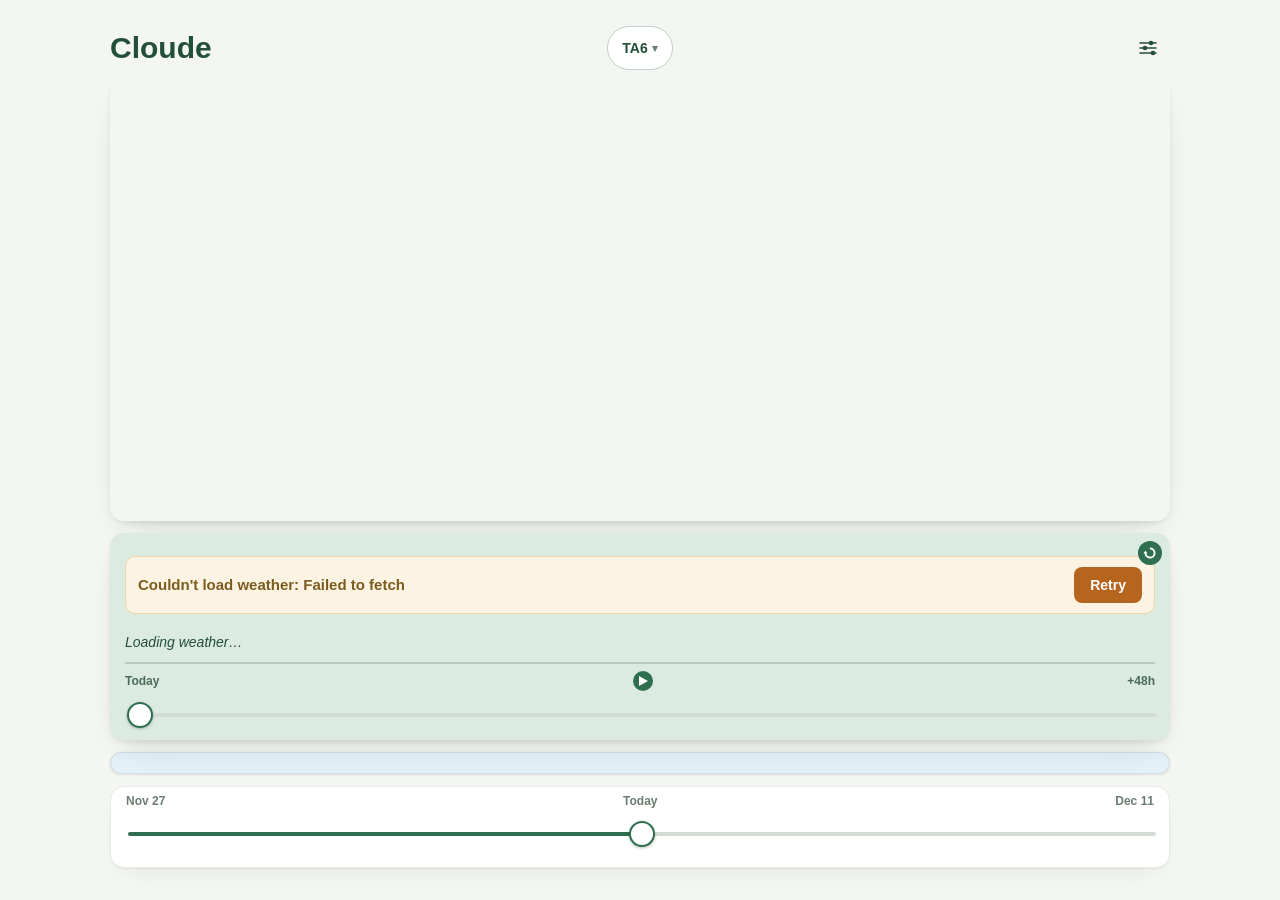
<file: index.html>
<!doctype html>
<html lang="en">
<head>
  <meta charset="utf-8">
  <script>
    // Applies a saved colour theme before the page paints, so navigating
    // between pages doesn't flash back to Mint for a frame before app.js
    // catches up (same trick a standard dark-mode toggle uses). Duplicated
    // in each HTML file's <head> since this is a plain multi-page static
    // site with no shared <head> to place it in once.
    (function () {
      try {
        var theme = localStorage.getItem("forecast-compare:theme");
        if (theme && theme !== "mint") document.documentElement.dataset.theme = theme;
      } catch {}
    })();
  </script>
  <script>
    // Callout mode stays on until "Back to normal" is tapped on the
    // callout screen. While it's on (and the Settings tick box is still
    // ticked), opening Cloude goes straight to the callout screen.
    (function () {
      try {
        if (localStorage.getItem("cloude-callout:showButton") === "1" &&
            localStorage.getItem("cloude-callout:active") === "1") {
          location.replace("callout.html");
        }
      } catch {}
    })();
  </script>
  <!-- viewport-fit=cover lets the page draw into the notch/status-bar
       strip instead of iOS reserving it and leaving it blank — that blank
       strip was the stubborn gap above "Cloude". Drawing there makes the
       page responsible for keeping content clear of it, which is what the
       env(safe-area-inset-top) padding in style.css's .app rule does.
       map.html already had this; the front page didn't. -->
  <meta name="viewport" content="width=device-width,initial-scale=1,viewport-fit=cover">
  <meta name="theme-color" content="#2f6f4f">
  <link rel="manifest" href="manifest.json">
  <link rel="apple-touch-icon" href="apple-touch-icon.png">
  <meta name="apple-mobile-web-app-capable" content="yes">
  <meta name="apple-mobile-web-app-status-bar-style" content="default">
  <meta name="apple-mobile-web-app-title" content="Cloude">
  <title>Cloude</title>
  <link rel="stylesheet" href="style.css">
</head>
<body>
  <main class="app app-home">
    <header>
      <div class="title-bar">
        <a href="settings.html" class="settings-icon-button" aria-label="Settings">
          <svg width="20" height="20" viewBox="0 0 20 20" fill="none" aria-hidden="true">
            <line x1="2" y1="5" x2="18" y2="5" stroke="currentColor" stroke-width="1.6" stroke-linecap="round"/>
            <circle cx="13" cy="5" r="2.3" fill="currentColor"/>
            <line x1="2" y1="10" x2="18" y2="10" stroke="currentColor" stroke-width="1.6" stroke-linecap="round"/>
            <circle cx="7" cy="10" r="2.3" fill="currentColor"/>
            <line x1="2" y1="15" x2="18" y2="15" stroke="currentColor" stroke-width="1.6" stroke-linecap="round"/>
            <circle cx="15" cy="15" r="2.3" fill="currentColor"/>
          </svg>
        </a>
        <h1>Cloude</h1>
        <div class="title-bar-right">
          <button id="placeChip" class="place-chip" type="button" aria-haspopup="true" aria-expanded="false">
            <span id="placeChipLabel">TA6</span>
            <span class="place-chip-caret" aria-hidden="true">&#9662;</span>
          </button>
        </div>
        <div id="placeMenu" class="place-menu" hidden>
          <div id="placeMenuList"></div>
          <a class="place-menu-manage" href="settings.html">Manage places</a>
        </div>
      </div>
    </header>

    <!-- Callout button: only shown when "Show Callout button" is ticked
         in Settings, so nobody else sees any change. Styled inline so it
         looks the same in every Appearance theme. -->
    <a id="calloutButton" href="callout.html" hidden>Callout</a>
    <style>
      /* With the Callout button switched on, it sits in the title bar as
         a small red pill between the place name and the settings icon,
         instead of a full-width bar taking room from the map. The title
         shrinks to make space, and the place name joins the row's normal
         flow (rather than being centred over it) so nothing overlaps.
         Colours are fixed so it looks the same in every Appearance theme.
         With the button switched off, none of this applies. */
      #calloutButton {
        display: none; align-items: center; justify-content: center; flex: 0 0 auto; order: 2;
        min-height: 36px; padding: 0 14px; border-radius: 999px;
        background: #a32d2d; color: #fff; font-weight: 700; font-size: 15px;
        text-decoration: none; -webkit-tap-highlight-color: transparent; white-space: nowrap;
      }
      #calloutButton:active { background: #8a2525; }
      .title-bar.has-callout #calloutButton { display: inline-flex; }
      .title-bar.has-callout h1 { font-size: 22px; flex: 0 0 auto; }
      .title-bar.has-callout .title-bar-right {
        position: static; order: 1; flex: 1 1 auto; min-width: 0; justify-content: center;
      }
      .title-bar.has-callout .place-chip { padding: 0 11px; }
      .title-bar.has-callout .settings-icon-button { order: 3; width: 40px; }
    </style>
    <script>
      (function () {
        try {
          if (localStorage.getItem("cloude-callout:showButton") === "1") {
            var b = document.getElementById("calloutButton");
            var bar = document.querySelector(".title-bar");
            var icon = bar && bar.querySelector(".settings-icon-button");
            if (b && bar && icon) {
              bar.insertBefore(b, icon);
              bar.classList.add("has-callout");
              b.hidden = false;
            }
          }
        } catch {}
      })();
    </script>

    <!-- Static preview, not a mini pannable map — tap opens map.html for
         real interaction. Centred on wherever the front page is
         currently showing. See mapstrip3.js.

         Rebuilt from scratch — two previous versions (a <canvas>, then
         an <svg>) both went permanently blank after certain page
         transitions, for a reason an extended, evidence-led debugging
         session was never able to pin down (every standard diagnostic —
         thrown errors, page-lifecycle events, even plain alert() —
         stopped producing any signal at all partway through, on a
         brand new repo, ruling out caching/deployment as the cause).
         Starting genuinely clean rather than layering another fix on
         top of two already-mysterious failures. -->
    <a href="map.html" class="map-strip" aria-label="Open the map">
      <div id="mapStripRoot" class="map-strip-root">Loading map…</div>
    </a>

    <section class="headline">
      <p id="headlineDate" class="headline-date"><span id="headlineDateText"></span><button id="headlineRefreshButton" class="card-refresh-button" type="button" aria-label="Refresh weather"><svg width="14" height="14" viewBox="0 0 16 16" fill="none" aria-hidden="true"><path d="M8.9,2.88 A5.2,5.2 0 1 1 2.8,8" stroke="currentColor" stroke-width="2.2" stroke-linecap="round" fill="none"/><path d="M2.8,5.4 L0.5,8.3 L5.1,8.3 Z" fill="currentColor"/></svg></button><span id="headlineDatePlace" class="headline-date-place"></span></p>
      <div id="headlineStatusBlock" class="headline-status-block" hidden>
        <p id="headlineStatus" class="headline-status-text"></p>
        <button id="headlineRetry" type="button" class="headline-retry-button">Retry</button>
      </div>
      <div id="headlineGrid" class="headline-grid"></div>
      <div class="hour-slider">
        <div class="hour-slider-title">
          <span>Today</span>
          <!-- Sits between the two existing labels rather than on a row
               of its own — the ask was Play without spending another
               row on it, and this row already had room going spare
               between "Today" and the time readout. Icon rather than
               the map page's text "Play"/"Pause" button: there's far
               less width to work with here than a whole control row. -->
          <button id="hourPlayButton" type="button" class="hour-play-icon" aria-label="Play">
            <svg class="hour-play-icon-play" width="10" height="10" viewBox="0 0 10 10" aria-hidden="true">
              <path d="M1 0 L10 5 L1 10 Z" fill="currentColor"/>
            </svg>
            <svg class="hour-play-icon-pause" width="10" height="10" viewBox="0 0 10 10" aria-hidden="true" style="display:none">
              <rect x="0" y="0" width="3" height="10" fill="currentColor"/>
              <rect x="6" y="0" width="3" height="10" fill="currentColor"/>
            </svg>
          </button>
          <span id="hourLabel">+48h</span>
        </div>
        <input id="hourSlider" type="range" min="0" max="48" step="1" value="0">
      </div>
    </section>

    <!-- Tide and fishing sit side by side rather than stacked. They always
         share a location — swiping the pair re-renders both for the same
         place — so one row of two reads as a single subject, and it saves
         roughly the height of one card, which is what makes room for the
         map strip that will eventually sit above the headline.

         Each card keeps its own background colour: that colour is how you
         tell them apart at a glance, and merging them into one card lost
         that distinction.

         If only one is enabled in Settings, the other gets the hidden
         attribute and the survivor takes the full width automatically —
         see .tide-fishing-pair in style.css.

         The whole pair is the swipe target (see tide-ui.js) — swiping
         either card cycles to the next saved tide location and re-renders
         both, tapping either card opens its own sheet as before. This
         used to be tide-only, with a row of small place-dot icons below
         the pair as the only way to switch location from the fishing
         side; both the tide-only restriction and the dots are gone now
         that the pair itself is one swipe target. -->
    <div id="tideFishingPair" class="tide-fishing-pair">
      <section class="tide-card">
        <button id="tideRow" class="tide-row" type="button" hidden></button>
      </section>

      <section class="fishing-card">
        <button id="fishingRefreshButton" class="card-refresh-button fishing-refresh-button" type="button" aria-label="Refresh fishing forecast"><svg width="14" height="14" viewBox="0 0 16 16" fill="none" aria-hidden="true"><path d="M8.9,2.88 A5.2,5.2 0 1 1 2.8,8" stroke="currentColor" stroke-width="2.2" stroke-linecap="round" fill="none"/><path d="M2.8,5.4 L0.5,8.3 L5.1,8.3 Z" fill="currentColor"/></svg></button>
        <button id="fishingRow" class="tide-row" type="button" hidden></button>
      </section>
    </div>

    <section class="controls">
      <div class="rollback">
        <div class="rollback-range-line">
          <span id="rollbackFromDate"></span>
          <span>Today</span>
          <span id="rollbackToDate"></span>
        </div>
        <input id="rollback" type="range" min="-7" max="7" step="1" value="0">
      </div>
    </section>
  </main>

  <div class="sheet-backdrop" id="sheetBackdrop"></div>
  <section class="sheet" id="sheet" role="dialog" aria-modal="true" aria-labelledby="sheetTitle" hidden>
    <button class="sheet-close" id="sheetClose" type="button" aria-label="Close">&times;</button>
    <div class="sheet-handle"></div>
    <div class="sheet-header">
      <h2 class="sheet-title" id="sheetTitle">Rain</h2>
      <span class="sheet-range" id="sheetRange"></span>
    </div>
    <div class="sheet-readout" id="sheetReadout">
      <span class="sheet-readout-time" id="readoutTime">Now</span>
      <span class="sheet-readout-cycle" id="readoutCycle" hidden></span>
      <span class="sheet-readout-value" id="readoutValue"></span>
    </div>
    <div id="sheetBody"></div>
    <p class="sheet-footnote" id="sheetFootnote"></p>
  </section>

  <script src="app.js"></script>
  <script src="mapstrip3.js"></script>
  <script src="sunvis.js"></script>
  <script src="airquality.js"></script>
  <script src="tide.js"></script>
  <script src="coast-areas.js"></script>
  <script src="tide-ui.js"></script>
  <script src="fishing.js"></script>
  <script src="fishing-ui.js"></script>
  <script>
    if ("serviceWorker" in navigator) {
      window.addEventListener("load", () => navigator.serviceWorker.register("sw.js"));
    }
  </script>
</body>
</html>
</file>
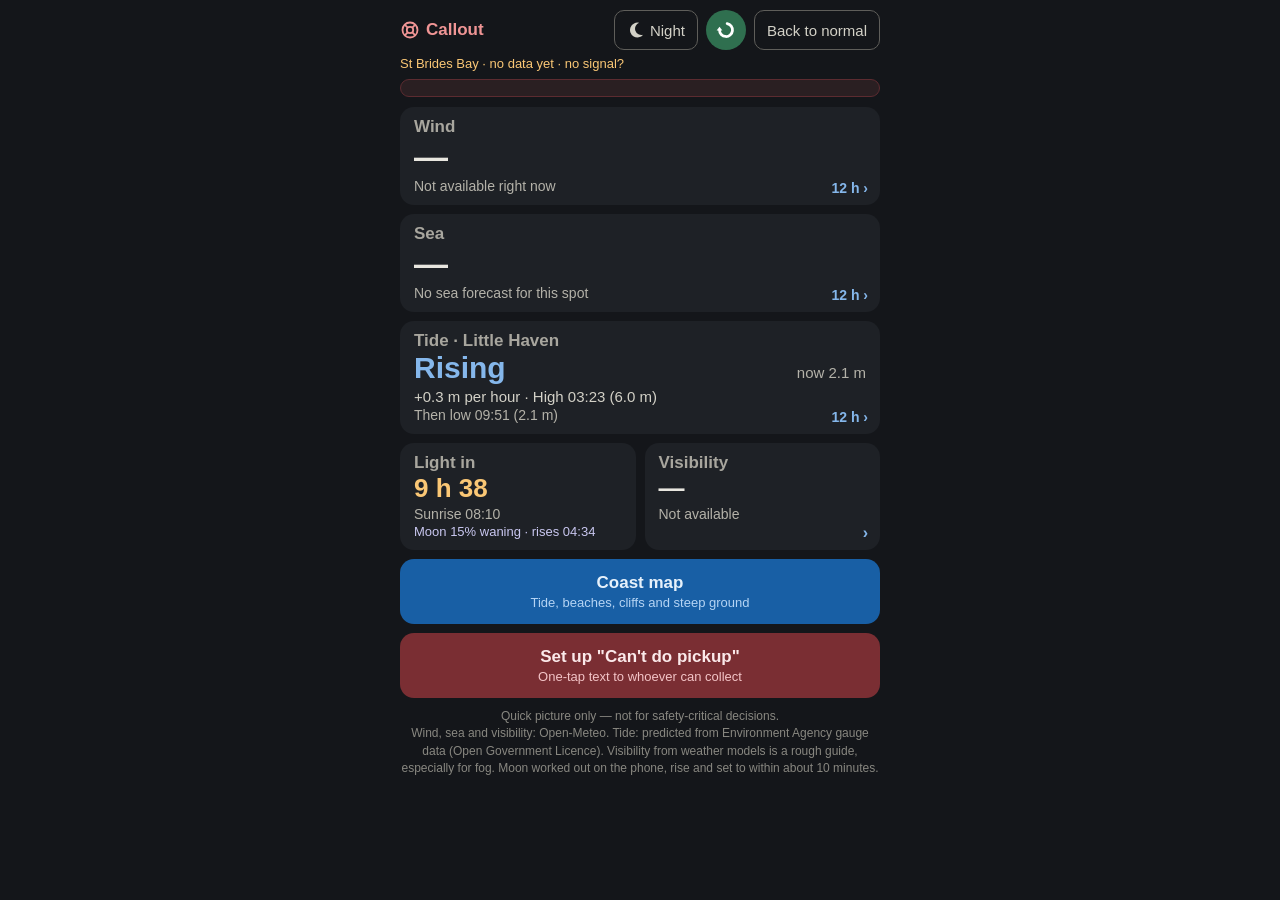
<file: callout.html>
<!doctype html>
<html lang="en">
<head>
  <meta charset="utf-8">
  <script>
    // Same crash banner as the map page: any uncaught error shows in plain
    // text at the top, since there's no console to look at on a phone.
    window.addEventListener("error", function (e) {
      if (/ResizeObserver loop/.test(e.message || "")) return;
      showPageCrashBanner((e.error && e.error.stack) || e.message || String(e));
    });
    window.addEventListener("unhandledrejection", function (e) {
      showPageCrashBanner((e.reason && e.reason.stack) || (e.reason && e.reason.message) || String(e.reason));
    });
    function showPageCrashBanner(text) {
      var el = document.getElementById("pageCrashBanner");
      if (!el) {
        el = document.createElement("pre");
        el.id = "pageCrashBanner";
        el.style.cssText = "position:relative;z-index:9999;margin:0;padding:12px 14px;background:#7a1f1f;color:#fff;font:12px/1.4 ui-monospace,monospace;white-space:pre-wrap;word-break:break-word;";
        document.body.insertBefore(el, document.body.firstChild);
      }
      el.textContent += (el.textContent ? "\n\n" : "") + text;
    }
  </script>
  <meta name="viewport" content="width=device-width,initial-scale=1,maximum-scale=1,viewport-fit=cover">
  <meta name="theme-color" content="#14161a">
  <link rel="manifest" href="manifest.json">
  <link rel="apple-touch-icon" href="apple-touch-icon.png">
  <meta name="apple-mobile-web-app-capable" content="yes">
  <meta name="apple-mobile-web-app-status-bar-style" content="black">
  <meta name="apple-mobile-web-app-title" content="Cloude">
  <title>Callout — Cloude</title>
  <style>
    /* No whole-page zooming: a double tap or pinch outside the map
       used to zoom the page itself on iOS and throw the layout out.
       (The map canvas handles its own pinch and keeps touch-action: none.) */
    html { -webkit-text-size-adjust: 100%; text-size-adjust: 100%; }
    * { touch-action: manipulation; }
    /* The callout screen is always dark, whatever the Appearance theme:
       it's used at night and shouldn't dazzle. Self-contained on purpose
       — it doesn't use style.css, so nothing here can affect other pages. */
    *, *::before, *::after { box-sizing: border-box; }
    html, body { margin: 0; background: #14161a; color: #e8e6df; }
    body {
      font-family: -apple-system, BlinkMacSystemFont, "Segoe UI", Roboto, sans-serif;
      padding: calc(env(safe-area-inset-top, 0px) + 10px) 12px calc(env(safe-area-inset-bottom, 0px) + 14px);
      -webkit-text-size-adjust: 100%;
    }
    .callout { max-width: 480px; margin: 0 auto; }
    .top { display: flex; align-items: center; gap: 8px; }
    .title { font-size: 17px; font-weight: 600; color: #f09595; display: flex; align-items: center; gap: 6px; }
    .top-buttons { margin-left: auto; display: flex; gap: 8px; }
    button {
      font: inherit; color: #d3d1c7; background: transparent;
      border: 1px solid #5f5e5a; border-radius: 10px; padding: 8px 12px; font-size: 15px;
      -webkit-tap-highlight-color: transparent;
    }
    button:active { background: #2a2e34; }
    /* Same look as the front page's refresh buttons (.card-refresh-button
       in style.css): a filled circle in the chosen theme colour with the
       same white arrow, just bigger for a wet, moving hand. */
    #calloutRefresh {
      display: inline-flex; align-items: center; justify-content: center;
      width: 40px; height: 40px; min-height: 0; padding: 0; border: 0; border-radius: 50%;
      background: var(--callout-accent, #2f6f4f); color: #fff; line-height: 0;
    }
    #calloutRefresh svg { width: 20px; height: 20px; flex-shrink: 0; }
    #calloutRefresh:active { filter: brightness(0.85); }
    #calloutRefresh.spinning svg { animation: spin 1s linear infinite; }
    @keyframes spin { to { transform: rotate(360deg); } }
    .updated { font-size: 13px; color: #888780; margin: 6px 0 12px; }
    .updated.stale { color: #fac775; }
    /* Shown when a pin has been placed on the Coast map. */
    .pin-line {
      display: flex; align-items: center; gap: 10px; background: #2a1f22; border: 1px solid #5c2b30;
      border-radius: 12px; padding: 8px 12px; margin: -4px 0 10px; font-size: 14px; line-height: 1.4;
    }
    .pin-line .pin-text { flex: 1; }
    .pin-line b { font-variant-numeric: tabular-nums; }
    .pin-line .dot { width: 10px; height: 10px; border-radius: 50%; background: #e5484d; flex: none; }
    .pin-line button { padding: 5px 10px; font-size: 14px; }
    .box { background: #1e2126; border-radius: 14px; padding: 10px 14px 11px; margin-bottom: 9px; }
    .label { font-size: 17px; color: #a8a69e; font-weight: 600; display: flex; align-items: baseline; gap: 8px; }
    .label-right { margin-left: auto; font-weight: 600; color: #d3d1c7; text-align: right; }
    .label-right.warm { color: #fac775; }
    .label-right.hot { color: #f09595; }
    .row { display: flex; align-items: baseline; gap: 8px; flex-wrap: wrap; }
    .big { font-size: 34px; font-weight: 600; line-height: 1.15; font-variant-numeric: tabular-nums; }
    .big.tide { color: #85b7eb; font-size: 30px; }
    .big.dim { color: #888780; font-size: 22px; }
    .mid { font-size: 26px; font-weight: 600; line-height: 1.2; font-variant-numeric: tabular-nums; }
    .hot { color: #f09595; }
    .warm { color: #fac775; }
    /* Visibility under 1 nm now or within 3 h: amber by day, white at night. */
    .vis-warn { color: #fac775; }
    html.night .vis-warn { color: inherit; }
    .unit { font-size: 15px; color: #b4b2a9; }
    .push { margin-left: auto; }
    .line { font-size: 14px; color: #b4b2a9; margin-top: 2px; }
    .line.strong { color: #d3d1c7; font-size: 15px; }
    .line.moon { color: #c9c7f0; font-size: 13px; }
    .pair { display: grid; grid-template-columns: 1fr 1fr; gap: 9px; margin-bottom: 9px; }
    .pair .box { margin-bottom: 0; }
    .coast {
      display: block; width: 100%; padding: 14px; font-size: 17px; font-weight: 600;
      background: #185fa5; color: #e6f1fb; border-radius: 14px; text-align: center;
      text-decoration: none; -webkit-tap-highlight-color: transparent;
    }
    .coast:active { background: #134c85; }
    .coast small { display: block; font-weight: 400; font-size: 13px; margin-top: 2px; color: #b5d4f4; }
    /* "Can't do pickup" button, and its sheet (pickup.js). */
    .pickup {
      display: block; width: 100%; margin-top: 9px; padding: 14px; font: inherit; font-size: 17px; font-weight: 600;
      background: #7a2e33; color: #fbe9ea; border: none; border-radius: 14px; text-align: center;
    }
    .pickup:active { background: #632529; }
    .pickup small { display: block; font-weight: 400; font-size: 13px; margin-top: 2px; color: #f3c4c7; }
    .pickup-last { font-size: 13px; color: #888780; text-align: center; margin: 6px 0 0; }
    body.sheet-open { overflow: hidden; }
    .sheet {
      position: fixed; inset: 0; z-index: 50; background: #14161a; overflow-y: auto;
      padding: calc(env(safe-area-inset-top, 0px) + 10px) 12px calc(env(safe-area-inset-bottom, 0px) + 20px);
      -webkit-overflow-scrolling: touch;
    }
    .sheet-inner { max-width: 480px; margin: 0 auto; }
    .sheet h2 { font-size: 19px; margin: 4px 0 10px; color: #f09595; display: flex; align-items: center; }
    .sheet h2 button { margin-left: auto; font-weight: 400; }
    .sheet label { display: block; font-size: 15px; color: #a8a69e; font-weight: 600; margin: 12px 0 4px; }
    .sheet input[type=text], .sheet input[type=time], .sheet input[type=tel], .sheet input[type=email], .sheet textarea {
      width: 100%; font: inherit; font-size: 17px; color: #e8e6df; background: #1e2126;
      border: 1px solid #5f5e5a; border-radius: 10px; padding: 10px 12px; -webkit-appearance: none;
    }
    .sheet textarea { min-height: 64px; resize: vertical; }
    .sheet .hint { font-size: 13px; color: #888780; margin: 4px 0 0; line-height: 1.4; }
    .sheet .check { display: flex; gap: 10px; align-items: center; font-weight: 400; color: #d3d1c7; }
    .sheet .check input { width: 22px; height: 22px; }
    .time-row { display: flex; gap: 8px; align-items: center; }
    .time-row input { flex: 1; font-size: 26px !important; font-weight: 600; font-variant-numeric: tabular-nums; min-height: 54px; }
    .no-time { margin: 8px 0 0; padding: 8px 10px; border-left: 4px solid #fac775; background: rgba(250,199,117,0.12); border-radius: 4px; color: #fac775; font-size: 14px; }
    .pickup-card { background: #1e2126; border-radius: 14px; padding: 10px 12px 12px; margin-bottom: 10px; }
    .pickup-card.left-out { opacity: 0.45; }
    .pickup-card label { margin-top: 8px; }
    .pickup-card input[type=text], .pickup-card input[type=time] { background: #14161a; }
    .card-pair { display: grid; grid-template-columns: 1fr 1fr; gap: 8px; }
    .card-pair label { margin-top: 4px; font-size: 14px; }
    .pickup-card .card-pair input[type=text] { font-size: 16px; padding: 9px 10px; }
    .card-time { margin-top: 10px; }
    .pickup-card .card-time input { font-size: 22px !important; min-height: 48px; }
    .pickup-card .no-time { margin-top: 6px; font-size: 13px; padding: 6px 8px; }
    .card-top { display: flex; align-items: center; min-height: 34px; }
    .card-top .include { margin: 0; }
    .card-top .card-title { font-weight: 600; color: #d3d1c7; font-size: 16px; }
    .card-top .remove { margin-left: auto; padding: 5px 10px; font-size: 14px; }
    .add-pickup { display: block; width: 100%; padding: 12px; border-style: dashed; color: #85b7eb; font-weight: 600; }
    .preview {
      white-space: pre-wrap; word-break: break-word; background: #1e2126; border-radius: 12px; padding: 10px 12px;
      font-size: 14px; line-height: 1.45; color: #d3d1c7; margin-top: 6px;
    }
    .send-now {
      display: block; width: 100%; margin-top: 14px; padding: 16px; font: inherit; font-size: 19px; font-weight: 700;
      background: #c4363d; color: #fff; border: none; border-radius: 14px;
    }
    .send-now:active { background: #a52d33; }
    .send-now:disabled { opacity: 0.6; }
    .row-buttons { display: flex; gap: 8px; margin-top: 10px; flex-wrap: wrap; }
    .status { font-size: 14px; color: #fac775; margin: 10px 0 0; line-height: 1.4; }
    .sheet details { margin-top: 16px; background: #1e2126; border-radius: 12px; padding: 10px 12px; font-size: 14px; line-height: 1.5; color: #d3d1c7; }
    .sheet details summary { font-weight: 600; color: #85b7eb; font-size: 15px; }
    .sheet details ol { padding-left: 20px; margin: 8px 0; }
    .sheet details li { margin-bottom: 6px; }
    .sheet details ul { padding-left: 18px; margin: 6px 0 0; }
    /* "Who gets the message": the recipients typed into Cloude. */
    .sheet details.sending h3 { font-size: 16px; color: #e8e6df; margin: 16px 0 4px; }
    .sheet details.sending p { margin: 4px 0; }
    .sheet details.sending input + input { margin-top: 6px; }
    .fallback {
      display: block; width: 100%; margin-top: 8px; padding: 10px; font: inherit; font-size: 15px;
      background: transparent; color: #85b7eb; border: 1px dashed #5f5e5a; border-radius: 12px;
    }
    .fallback[hidden] { display: none; }
    .get-shortcut {
      display: block; width: 100%; margin-top: 8px; padding: 13px; font: inherit; font-size: 17px; font-weight: 600;
      text-align: center; text-decoration: none; border-radius: 12px; background: #185fa5; color: #e6f1fb;
    }
    .get-shortcut:active { background: #134c85; }
    .send-test {
      display: block; width: 100%; margin-top: 8px; padding: 13px; font: inherit; font-size: 17px; font-weight: 600;
      text-align: center; text-decoration: none; border-radius: 12px; border: none;
    }
    .send-test { background: #2c3036; color: #e8e6df; border: 1px solid #5f5e5a; }
    .send-test:active { background: #23262b; }
    /* First-time set-up card, at the top of the sheet until a test has
       gone through; then hidden for good (pickup.js). */
    .setup-card { background: #1d2a38; border: 1px solid #2f4b66; border-radius: 14px; padding: 14px 14px 6px; margin: 0 0 16px; }
    .setup-card h3 { margin: 0 0 10px; font-size: 18px; color: #e6f1fb; }
    .setup-card h3 span { font-weight: 400; font-size: 14px; color: #a8a69e; }
    .setup-step { display: flex; gap: 12px; margin: 0 0 14px; }
    .step-num { flex: 0 0 28px; height: 28px; border-radius: 50%; background: #185fa5; color: #fff;
      font-weight: 700; display: flex; align-items: center; justify-content: center; font-size: 15px; }
    .setup-step.done .step-num { background: #2e7d4f; font-size: 0; }
    .setup-step.done .step-num::after { content: "✓"; font-size: 16px; }
    .step-body { flex: 1; min-width: 0; font-size: 15px; line-height: 1.4; color: #d8d6cf; }
    .step-body input + input { margin-top: 6px; }
    .step-body #pickupNumbers { margin-top: 8px; }
    .step-note { font-size: 13.5px; color: #a8a69e; margin: 8px 0 0; }
    .sub { display: flex; gap: 10px; margin: 14px 0 0; align-items: flex-start; }
    .sub-l { flex: 0 0 16px; font-weight: 700; color: #85b7eb; }
    .sub-t { flex: 1; min-width: 0; font-size: 14.5px; color: #d0cec7; }
    /* Little drawings of the iPhone share panel (not screenshots). */
    .pic { margin: 8px 0 2px; background: #f2f2f7; border-radius: 12px; padding: 8px; color: #111; font-size: 13px; }
    .pic-row { background: #fff; border-radius: 9px; padding: 8px 10px; margin: 4px 0; display: flex; align-items: center; justify-content: space-between; }
    .pic-ring { outline: 3px solid #e8452c; outline-offset: 2px; }
    .pic-ico { width: 20px; height: 20px; border-radius: 5px; background: #c7c7cc; display: inline-block; margin-right: 8px; vertical-align: middle; }
    .pic-cs { background: #7a4ce0; }
    .pic-plus { width: 20px; height: 20px; border-radius: 50%; background: #34c759; color: #fff; font-style: normal; font-weight: 700;
      display: flex; align-items: center; justify-content: center; }
    .pic-faint { color: #888; }
    .pic-lbl { font-size: 11px; color: #6d6d72; text-transform: uppercase; margin: 6px 4px 2px; }
    .pic-head { display: flex; justify-content: space-between; padding: 2px 4px 4px; }
    .pic-link { color: #0a63d8; }
    .pic-tap { color: #e8452c; font-weight: 700; }
    .pic-peeps { display: flex; gap: 8px; padding: 4px 4px 6px; }
    .pic-peeps i { width: 34px; height: 34px; border-radius: 50%; background: #c7c7cc; }
    .hide-setup { display: block; margin: 4px auto 10px; padding: 8px 14px; font: inherit; font-size: 15px;
      background: transparent; color: #85b7eb; border: none; text-decoration: underline; }
    .hide-setup[hidden] { display: none; }
    .setup-done { font-size: 15px; color: #c0dd97; margin: 0 0 10px; line-height: 1.4; }
    #pickupNumbers input + input { margin-top: 6px; }
    .pickup-to { font-size: 14px; color: #a8a69e; margin: 12px 0 0; }
    .pickup-to.warn { color: #fac775; }
    /* Tap a box for its next 12 hours (callout-detail.js). */
    .box.tappable { position: relative; cursor: pointer; -webkit-tap-highlight-color: transparent; }
    .box.tappable:active { background: #262a30; }
    .box.tappable::after {
      content: "12 h ›"; position: absolute; right: 12px; bottom: 9px; font-size: 14px; font-weight: 700; color: #85b7eb;
    }
    .pair .box.tappable::after { content: "›"; font-size: 16px; bottom: 8px; }
    .detail-sub { font-size: 14px; color: #888780; margin: -6px 0 8px; }
    .detail-chart { display: block; background: #1a1d22; border-radius: 12px; }
    /* Graph and list text sized up for rain and a bouncing boat. */
    .detail-chart .ax { font-size: 15px; font-weight: 600; fill: #b4b2a9; }
    .detail-chart .mk { font-size: 17px; font-weight: 700; fill: #f1efe8; }
    .detail-key { display: flex; gap: 16px; flex-wrap: wrap; font-size: 16px; font-weight: 600; color: #d3d1c7; margin: 8px 2px 4px; }
    .detail-key i { display: inline-block; width: 18px; height: 5px; border-radius: 3px; margin-right: 7px; vertical-align: 4px; }
    .detail-note { font-size: 14px; color: #a8a69e; margin: 6px 2px; line-height: 1.4; }
    .detail-empty { font-size: 15px; color: #b4b2a9; line-height: 1.5; }
    .detail-table { width: 100%; border-collapse: collapse; margin-top: 10px; font-size: 18px; font-variant-numeric: tabular-nums; }
    .detail-table th { text-align: left; font-size: 14px; color: #a8a69e; font-weight: 600; padding: 4px 6px; border-bottom: 1px solid #2c3036; }
    .detail-table td { padding: 9px 6px; border-bottom: 1px solid #23262b; color: #e8e6df; }
    .detail-table td.warm { color: #fac775; font-weight: 600; }
    .detail-table td.hot { color: #f09595; font-weight: 600; }
    .detail-table tr.tide-ev td { color: #85b7eb; font-weight: 600; }
    .foot { font-size: 12px; color: #888780; text-align: center; margin-top: 10px; line-height: 1.45; }
  </style>
  <script>
    // iOS ignores "no zoom" in the viewport tag, so stop its pinch and
    // double-tap page zoom directly. The coast map's own pinch-zoom uses
    // pointer events and isn't affected.
    (function () {
      ["gesturestart", "gesturechange", "gestureend"].forEach(function (t) {
        document.addEventListener(t, function (e) { e.preventDefault(); }, { passive: false });
      });
      document.addEventListener("dblclick", function (e) { e.preventDefault(); }, { passive: false });
    })();
  </script>
  <script src="night.js"></script>
</head>
<body>
  <svg width="0" height="0" style="position:absolute" aria-hidden="true" focusable="false"><filter id="nightRed" color-interpolation-filters="sRGB"><feColorMatrix type="matrix" values="0.26 0.52 0.10 0 0.015  0 0 0 0 0  0 0 0 0 0  0 0 0 1 0"/></filter></svg>
  <main class="callout">
    <div class="top">
      <span class="title">
        <svg width="20" height="20" viewBox="0 0 20 20" fill="none" aria-hidden="true">
          <circle cx="10" cy="10" r="7.5" stroke="currentColor" stroke-width="1.8"/>
          <circle cx="10" cy="10" r="3.2" stroke="currentColor" stroke-width="1.8"/>
          <path d="M4.7 4.7l3 3M15.3 4.7l-3 3M4.7 15.3l3-3M15.3 15.3l-3-3" stroke="currentColor" stroke-width="1.8"/>
        </svg>
        Callout
      </span>
      <div class="top-buttons">
        <button id="nightToggle" class="night-toggle" type="button" aria-pressed="false" aria-label="Night mode"><svg viewBox="0 0 16 16" aria-hidden="true"><path d="M10.8 1.6a6.6 6.6 0 1 0 3.6 10.6A5.6 5.6 0 0 1 10.8 1.6z" fill="currentColor"/></svg><span class="night-label">Night</span></button>
        <button id="calloutRefresh" type="button" aria-label="Refresh"><svg width="20" height="20" viewBox="0 0 16 16" fill="none" aria-hidden="true"><path d="M8.9,2.88 A5.2,5.2 0 1 1 2.8,8" stroke="currentColor" stroke-width="2.2" stroke-linecap="round" fill="none"/><path d="M2.8,5.4 L0.5,8.3 L5.1,8.3 Z" fill="currentColor"/></svg></button>
        <script>
          // The front page's theme colour (Settings > Appearance), so the
          // refresh button matches. Same values as style.css's themes.
          (function () {
            var accents = { mint: "#2f6f4f", gold: "#c9a227", sand: "#a97142", red: "#b0463f", blue: "#3d6d95", teal: "#2b7a78", olive: "#6f7a3a" };
            try {
              var t = localStorage.getItem("forecast-compare:theme") || "mint";
              document.documentElement.style.setProperty("--callout-accent", accents[t] || accents.mint);
            } catch (e) {}
          })();
        </script>
        <button id="calloutBack" type="button">Back to normal</button>
      </div>
    </div>
    <div id="calloutUpdated" class="updated">St Brides Bay</div>
    <div id="calloutPin" class="pin-line" hidden></div>

    <section id="calloutWind" class="box"><div class="label">Wind</div><div class="row"><span class="big dim">Loading…</span></div></section>
    <section id="calloutSea" class="box"><div class="label">Sea</div><div class="row"><span class="big dim">Loading…</span></div></section>
    <section id="calloutTide" class="box"><div class="label">Tide</div><div class="row"><span class="big dim">Loading…</span></div></section>
    <div class="pair">
      <section id="calloutLight" class="box"><div class="label">Light</div><div class="mid">—</div></section>
      <section id="calloutVis" class="box"><div class="label">Visibility</div><div class="mid">—</div></section>
    </div>

    <a class="coast" href="coast.html">Coast map<small>Tide, beaches, cliffs and steep ground</small></a>

    <button id="pickupButton" class="pickup" type="button">Can't do pickup</button>
    <p id="pickupLast" class="pickup-last" hidden></p>

    <p class="foot">Quick picture only — not for safety-critical decisions.<br>
      Wind, sea and visibility: Open-Meteo. Tide: predicted from Environment Agency gauge data (Open Government Licence). Visibility from weather models is a rough guide, especially for fog. Moon worked out on the phone, rise and set to within about 10 minutes.</p>
  </main>

  <div id="detailSheet" class="sheet" hidden>
    <div class="sheet-inner">
      <h2 style="color:#e8e6df"><span id="detailTitle">Next 12 hours</span> <button id="detailClose" type="button">Close</button></h2>
      <p id="detailPlace" class="detail-sub"></p>
      <div id="detailBody"></div>
    </div>
  </div>

  <div id="pickupSheet" class="sheet" hidden>
    <div class="sheet-inner">
      <h2>Can't do pickup <button id="pickupClose" type="button">Close</button></h2>

      <section id="pickupSetupCard" class="setup-card" hidden>
        <h3>Set up sending <span>(once, about two minutes)</span></h3>
        <div id="pickupSetupSteps">
          <div class="setup-step" id="pickupStep1">
            <div class="step-num">1</div>
            <div class="step-body">
              <b>Add the sending shortcut.</b> Press the blue <b>Get the shortcut</b> button below. When it opens, tap <b>Add Shortcut</b>, then come back to Cloude.
              <a id="pickupGetShortcut" class="get-shortcut" href="#" target="_blank" rel="noopener">Get the shortcut</a>
            </div>
          </div>
          <div class="setup-step" id="pickupStep2">
            <div class="step-num">2</div>
            <div class="step-body">
              <b>Who gets the text?</b> Type up to three mobile numbers.
              <div id="pickupNumbersSlotTop"></div>
            </div>
          </div>
          <div class="setup-step" id="pickupStep3">
            <div class="step-num">3</div>
            <div class="step-body">
              <b>Send a test.</b> Press <b>Send a test</b> below. Everyone above gets a text headed <i>TEST — please ignore</i>.
              <button id="pickupSendTest" type="button" class="send-test">Send a test</button>
              <p class="step-note">A panel slides up from the bottom of the screen, with people at the top and a list of options underneath. The first time only:</p>
              <div class="sub"><div class="sub-l">a</div><div class="sub-t">Scroll the list to the very bottom and tap <b>Edit Actions…</b>
                <div class="pic" aria-hidden="true">
                  <div class="pic-peeps"><i></i><i></i><i></i><i></i><i></i></div>
                  <div class="pic-row"><span><i class="pic-ico"></i>Copy</span></div>
                  <div class="pic-row"><span><i class="pic-ico"></i>Add to Reading List</span></div>
                  <div class="pic-row pic-faint">⋮</div>
                  <div class="pic-row pic-ring"><span class="pic-link">Edit Actions…</span><span class="pic-tap">◀ tap</span></div>
                </div></div></div>
              <div class="sub"><div class="sub-l">b</div><div class="sub-t">Find <b>Cloude Send</b> and tap its green <b>+</b>. Then tap <b>Done</b> at the top.
                <div class="pic" aria-hidden="true">
                  <div class="pic-head"><b>Actions</b><span class="pic-link"><b>Done</b></span></div>
                  <div class="pic-lbl">Favourites</div>
                  <div class="pic-row"><span><i class="pic-ico"></i>Copy</span></div>
                  <div class="pic-lbl">Other actions</div>
                  <div class="pic-row"><span><i class="pic-ico"></i>Add to Reading List</span><i class="pic-plus">+</i></div>
                  <div class="pic-row pic-ring"><span><i class="pic-ico pic-cs"></i><b>Cloude Send</b></span><i class="pic-plus">+</i></div>
                </div></div></div>
              <div class="sub"><div class="sub-l">c</div><div class="sub-t">Back in the list, <b>Cloude Send</b> is now near the top. Tap it.
                <div class="pic" aria-hidden="true">
                  <div class="pic-peeps"><i></i><i></i><i></i><i></i><i></i></div>
                  <div class="pic-row"><span><i class="pic-ico"></i>Copy</span></div>
                  <div class="pic-row pic-ring"><span><i class="pic-ico pic-cs"></i><b>Cloude Send</b></span><span class="pic-tap">◀ tap</span></div>
                  <div class="pic-row"><span><i class="pic-ico"></i>Add to Reading List</span></div>
                </div></div></div>
              <div class="sub"><div class="sub-l">d</div><div class="sub-t">If the iPhone asks about the clipboard or sending messages, tap <b>Always Allow</b>.</div></div>
              <p class="step-note">From then on, sending is just: <b>Send now</b>, then <b>Cloude Send</b>.</p>
              <p id="pickupTestStatus" class="status"></p>
            </div>
          </div>
        </div>
        <button id="pickupHideSetup" type="button" class="hide-setup">Hide these steps</button>
        <p id="pickupSetupDone" class="setup-done" hidden>✓ All set. From now on, tap <b>Send now</b>, then <b>Cloude Send</b> in the share panel. This box won't show again; the numbers can be changed in “Who gets the message” at the bottom.</p>
      </section>

      <p id="pickupSetupIntro" class="hint" hidden>Fill this in once. It's kept on this phone, and any change you make here is saved as you type. Add a card for each child or dog. At a callout, just pick the times and tap Send; untick Include to leave one out that day.</p>

      <div id="pickupRows"></div>
      <button id="pickupAdd" type="button" class="add-pickup">+ Add another pickup</button>

      <label for="pickupIfUnable">If they can't, contact</label>
      <input id="pickupIfUnable" type="text" placeholder="e.g. Dad on 07700 900123, or Sarah" autocomplete="off">

      <p id="pickupTo" class="pickup-to"></p>
      <p id="pickupNoneNote" class="hint" hidden>No pickup named or ticked, so this sends just the "called out" message below.</p>
      <button id="pickupSendNow" class="send-now" type="button">Send now</button>
      <button id="pickupFallback" class="fallback" type="button" hidden>If not sent, open it in Messages instead</button>
      <p id="pickupStatus" class="status"></p>

      <label>Message that will be sent</label>
      <div id="pickupPreview" class="preview"></div>
      <p id="pickupPosState" class="hint"></p>

      <details id="pickupMore">
        <summary>More options</summary>
        <label for="pickupOpening">First line</label>
        <textarea id="pickupOpening"></textarea>
        <label for="pickupCalledOut">Message when there's no pickup</label>
        <textarea id="pickupCalledOut"></textarea>
        <label class="check"><input id="pickupIncludePos" type="checkbox"> Include my current position</label>
        <div class="row-buttons">
          <button id="pickupDelete" type="button">Delete saved message</button>
        </div>
      </details>

      <details id="pickupSending" class="sending">
        <summary id="pickupSendingSummary">Who gets the message</summary>
        <div id="pickupNumbersSlotBottom">
          <div id="pickupNumbers">
            <input id="pickupText0" type="tel" inputmode="tel" placeholder="e.g. 07700 900123" autocomplete="off" aria-label="First mobile number">
            <input id="pickupText1" type="tel" inputmode="tel" placeholder="Second number (optional)" autocomplete="off" aria-label="Second mobile number">
            <input id="pickupText2" type="tel" inputmode="tel" placeholder="Third number (optional)" autocomplete="off" aria-label="Third mobile number">
            <p id="pickupRecipientsCheck" class="status" hidden></p>
          </div>
        </div>
        <p class="hint">Sending: tap <b>Send now</b>, then <b>Cloude Send</b> in the share panel. If it ever doesn't send, the <b>If not sent</b> button under Send now opens Messages with everything filled in.</p>
        <div class="row-buttons">
          <button id="pickupShowSetup" type="button">Show the set-up steps again</button>
        </div>
        <p class="hint">An older shortcut called <i>Cloude Pickup</i> is no longer used and can be deleted.</p>
      </details>
    </div>
  </div>

  <script src="tide.js"></script>
  <script src="moon.js"></script>
  <script src="wind-blend.js"></script>
  <script src="callout.js"></script>
  <script src="callout-detail.js"></script>
  <script src="pickup.js"></script>
  <script>
    if ("serviceWorker" in navigator) {
      window.addEventListener("load", () => navigator.serviceWorker.register("sw.js"));
    }
  </script>
</body>
</html>
</file>
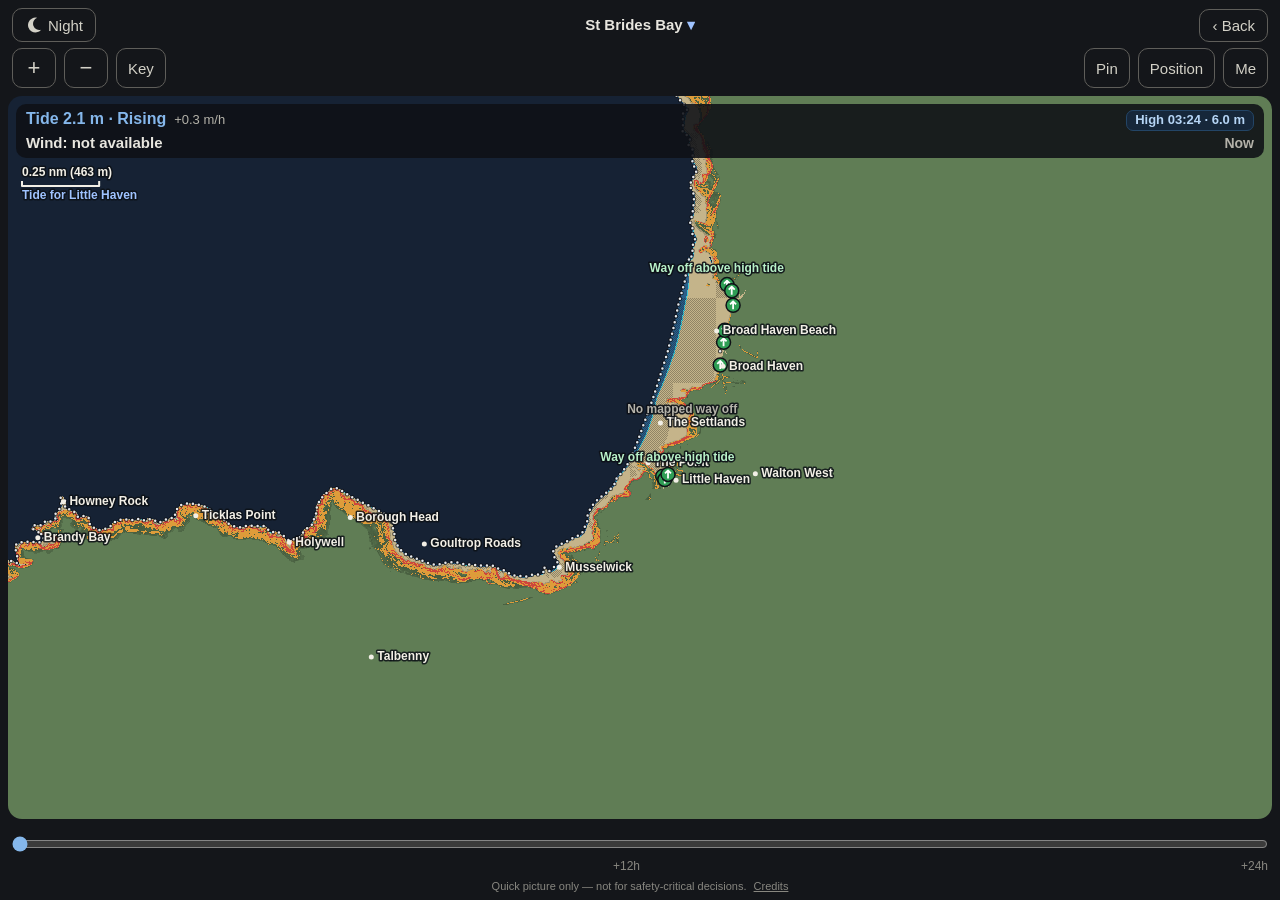
<file: coast.html>
<!doctype html>
<html lang="en">
<head>
  <meta charset="utf-8">
  <script>
    // Crash banner, as on the other pages: any uncaught error shows in
    // plain text at the top, since there's no console on a phone.
    window.addEventListener("error", function (e) {
      if (/ResizeObserver loop/.test(e.message || "")) return;
      showPageCrashBanner((e.error && e.error.stack) || e.message || String(e));
    });
    window.addEventListener("unhandledrejection", function (e) {
      showPageCrashBanner((e.reason && e.reason.stack) || (e.reason && e.reason.message) || String(e.reason));
    });
    function showPageCrashBanner(text) {
      var el = document.getElementById("pageCrashBanner");
      if (!el) {
        el = document.createElement("pre");
        el.id = "pageCrashBanner";
        el.style.cssText = "position:fixed;top:0;left:0;right:0;z-index:9999;margin:0;padding:12px 14px;background:#7a1f1f;color:#fff;font:12px/1.4 ui-monospace,monospace;white-space:pre-wrap;word-break:break-word;";
        document.body.appendChild(el);
      }
      el.textContent += (el.textContent ? "\n\n" : "") + text;
    }
  </script>
  <meta name="viewport" content="width=device-width,initial-scale=1,maximum-scale=1,viewport-fit=cover">
  <meta name="theme-color" content="#14161a">
  <link rel="manifest" href="manifest.json">
  <link rel="apple-touch-icon" href="apple-touch-icon.png">
  <meta name="apple-mobile-web-app-capable" content="yes">
  <meta name="apple-mobile-web-app-status-bar-style" content="black">
  <meta name="apple-mobile-web-app-title" content="Cloude">
  <title>Coast map — Cloude</title>
  <style>
    /* No whole-page zooming: a double tap or pinch outside the map
       used to zoom the page itself on iOS and throw the layout out.
       (The map canvas handles its own pinch and keeps touch-action: none.) */
    html { -webkit-text-size-adjust: 100%; text-size-adjust: 100%; }
    * { touch-action: manipulation; }
    /* Always dark, like the callout screen. Self-contained: no style.css. */
    *, *::before, *::after { box-sizing: border-box; }
    html, body { margin: 0; height: 100%; background: #14161a; color: #e8e6df; overflow: hidden; }
    /* Fit the screen exactly, whatever the device: dvh follows iOS's own
       visible height (bars and all) where supported. */
    @supports (height: 100dvh) { body { height: 100dvh; } }
    body {
      font-family: -apple-system, BlinkMacSystemFont, "Segoe UI", Roboto, sans-serif;
      display: flex; flex-direction: column;
      padding: env(safe-area-inset-top, 0px) 0 env(safe-area-inset-bottom, 0px);
      -webkit-text-size-adjust: 100%;
    }
    header { padding: 8px 12px 6px; background: #14161a; }
    /* Title centred and buttons on the right: on an iPad in a window the
       system's window dots sit over the top-left corner. */
    .top { display: grid; grid-template-columns: 1fr auto 1fr; align-items: center; gap: 8px; }
    .top .top-left { grid-column: 1; justify-self: start; }
    .top .title { grid-column: 2; }
    .title { font-size: 17px; font-weight: 600; grid-column: 2; }
    /* With more than one stretch of coast the title is the area's name,
       and tapping it opens the phone's own list (an invisible select
       laid over the title). 16px keeps iOS from zooming on the list. */
    .title.has-areas {
      position: relative; font-size: 15px; text-align: center; line-height: 1.2;
      white-space: nowrap; overflow: hidden; text-overflow: ellipsis; max-width: 58vw;
    }
    .top-right { white-space: nowrap; }
    .title .area-caret { color: #9fc3ff; }
    .title .area-select {
      position: absolute; inset: -6px -4px; width: calc(100% + 8px); opacity: 0;
      font-size: 16px; -webkit-appearance: none; appearance: none; border: 0; background: transparent;
    }
    .top-right { grid-column: 3; justify-self: end; }
    button {
      font: inherit; color: #d3d1c7; background: transparent;
      border: 1px solid #5f5e5a; border-radius: 10px; padding: 7px 12px; font-size: 15px;
      -webkit-tap-highlight-color: transparent;
    }
    button:active { background: #2a2e34; }
    .push { margin-left: auto; }
    /* Time and tide drawn over the map's top-left corner, large, so the
       time is part of the picture (and of any screenshot). */
    /* Laid out like the weather map (map.html): buttons in a row above
       the map, time pill in the map's top-right corner (where the weather
       map's readout pill sits), Time slider in its own section below. */
    /* Tide and wind: a two-line bar across the top of the map. No clock
       (the phone shows the time); "Now" or "In 3 h" says which moment
       the map shows. */
    .info-bar {
      position: absolute; left: 8px; right: 8px; top: 8px; background: rgba(14,17,22,0.88);
      border-radius: 10px; padding: 5px 10px 6px; pointer-events: none; line-height: 1.3;
      font-variant-numeric: tabular-nums;
    }
    .ib-row { display: flex; align-items: baseline; gap: 8px; white-space: nowrap; overflow: hidden; }
    .ib-row + .ib-row { margin-top: 2px; }
    .tide { font-size: 16px; font-weight: 700; color: #85b7eb; }
    .tide { min-width: 0; overflow: hidden; text-overflow: ellipsis; }
    /* Narrow phones: the rate gives way so the next high/low fits. */
    @media (max-width: 420px) { .tide-sub { display: none; } }
    .tide-sub { font-size: 13px; color: #b4b2a9; }
    .next-tide {
      flex-shrink: 0;
      margin-left: auto; padding: 1px 8px; border-radius: 7px;
      background: #16273a; border: 1px solid #234566; color: #b5d4f4;
      font-size: 13px; font-weight: 600;
    }
    .wind { font-size: 15px; font-weight: 600; color: #e8e6df; display: flex; align-items: center; gap: 6px; min-width: 0; overflow: hidden; text-overflow: ellipsis; }
    .wind svg { width: 18px; height: 18px; flex-shrink: 0; }
    .wind .gust-warm { color: #fac775; }
    .wind .gust-hot { color: #f09595; }
    .wind .bf { color: #b4b2a9; font-weight: 500; font-size: 13px; }
    .ahead { margin-left: auto; font-size: 14px; font-weight: 700; color: #b4b2a9; }
    .ahead.future { color: #fac775; }
    /* Ahead of now: tap the time to come back to now. */
    .ahead.future { pointer-events: auto; cursor: pointer; text-decoration: underline dotted; text-underline-offset: 3px; padding: 4px 0 4px 8px; margin: -4px 0; }
    /* Slider below the map, so a hand on it doesn't cover the map. */
    .time-section { padding: 8px 12px 2px; background: #14161a; }
    .time-title { display: flex; align-items: center; gap: 10px; font-size: 14px; margin-bottom: 2px; }
    .time-title strong { font-weight: 600; }
    .time-title .time { margin-left: auto; font-weight: 600; font-variant-numeric: tabular-nums; }
    .time-title button { padding: 3px 10px; font-size: 13px; }
    input[type=range] { width: 100%; accent-color: #85b7eb; height: 34px; margin: 0; }
    .range-labels { display: flex; justify-content: space-between; color: #888780; font-size: 12px; margin-top: -6px; }
    .map-controls { display: flex; gap: 8px; padding: 0 12px 8px; background: #14161a; }
    .map-controls button { height: 40px; min-width: 44px; padding: 0 11px; }
    .map-controls .zoom-btn { font-size: 22px; padding: 0 12px; line-height: 1; }
    .map-controls .spacer { flex: 1; }
    .map-controls button.on { background: #185fa5; border-color: #185fa5; color: #fff; }
    /* Pin and own-position details, along the bottom of the map. */
    .map-area { position: relative; flex: 1; min-height: 0; display: flex; flex-direction: column; }
    .pin-card {
      position: absolute; left: 0; right: 0; bottom: 0; z-index: 2; background: rgba(14,17,22,0.96);
      border-radius: 14px 14px 0 0; padding: 8px 14px; font-size: 14px; line-height: 1.45; pointer-events: none;
      max-height: 55%; overflow-y: auto; -webkit-overflow-scrolling: touch;
    }
    /* Pins as buttons in their own colours; the selected one bold. */
    .pc-chips { display: flex; flex-wrap: wrap; align-items: center; gap: 6px; margin: 0 0 4px; }
    .pc-chips .pc-gap { margin-left: auto; }
    .pc-chip { padding: 4px 11px; font-size: 13px; font-weight: 600; border: 0; opacity: 0.7; }
    .pc-chip.on { opacity: 1; font-weight: 800; box-shadow: inset 0 0 0 2px #0e1116; }
    .pc-pos { display: flex; align-items: center; gap: 4px; }
    .pc-pos .pc-gap { margin-left: auto; }
    .pc-pos b { font-weight: 700; }
    /* Bearings as small buttons: tap to change, ✕ to remove. */
    .pc-lines { display: flex; flex-wrap: wrap; gap: 6px; margin: 5px 0 1px; }
    .pc-bchip {
      pointer-events: auto; cursor: pointer; display: inline-flex; align-items: center; gap: 2px;
      border: 1px solid #5f5e5a; border-radius: 10px; padding: 2px 3px 2px 9px; font-size: 13px;
      font-variant-numeric: tabular-nums; -webkit-tap-highlight-color: transparent;
    }
    .pc-bchip .pc-x { padding: 1px 7px; font-size: 12px; margin-left: 4px; border-color: transparent; }
    .pin-card button { pointer-events: auto; }
    .pc-top { display: flex; justify-content: flex-end; gap: 6px; margin: 0 0 4px; }
    .pc-topbtn { padding: 4px 10px; font-size: 13px; }
    .pc-mini { padding: 2px 8px; font-size: 12px; margin-left: 4px; vertical-align: 1px; }
    .pc-other {
      pointer-events: auto; cursor: pointer; display: flex; align-items: baseline; gap: 5px; flex-wrap: wrap;
      margin: 2px -6px; padding: 3px 6px; border-radius: 8px; -webkit-tap-highlight-color: transparent;
    }
    .pc-pin.other { background: #9b3a3e; }
    .pc-fix { margin: 4px -6px 2px; padding: 5px 6px; border-radius: 8px; border-left: 3px solid #ffffff; background: rgba(255,255,255,0.06); }
    .pc-setfix { display: block; margin: 5px 0 1px; padding: 5px 12px; font-size: 14px; font-weight: 600; background: #185fa5; border-color: #185fa5; color: #fff; }
    .pc-warn { color: #fac775; font-size: 13px; margin: 2px 0; }
    .pc-compass { display: block; width: 100%; margin: 6px 0 2px; padding: 7px 10px; font-size: 14px; font-weight: 600; }
    /* Phone compass panel (coast-compass.js), over the bottom of the map. */
    .compass-panel {
      position: absolute; left: 8px; right: 8px; bottom: 8px; z-index: 5; background: #0e1116;
      border: 1px solid #3a3d42; border-radius: 14px; padding: 12px 14px;
    }
    .cp-top { display: flex; align-items: center; gap: 14px; }
    .cp-rose { width: 56px; height: 56px; flex-shrink: 0; transition: transform 0.1s linear; }
    .cp-heading { font-size: 42px; font-weight: 800; line-height: 1; font-variant-numeric: tabular-nums; }
    .cp-sub { font-size: 13px; color: #b4b2a9; margin-top: 4px; }
    .cp-sub.poor { color: #fac775; }
    .cp-hint { font-size: 13px; color: #a8a69e; margin: 10px 0 0; line-height: 1.4; }
    .cp-note { font-size: 14px; color: #fac775; margin: 8px 0 0; line-height: 1.4; }
    .cp-buttons { display: flex; gap: 8px; margin-top: 10px; }
    .cp-mark { flex: 1; padding: 12px; font-size: 17px; font-weight: 700; background: #185fa5; border-color: #185fa5; color: #fff; }
    .cp-mark:disabled { opacity: 0.5; }
    .pc-lineitem {
      pointer-events: auto; cursor: pointer; display: flex; align-items: center; gap: 4px; flex-wrap: wrap;
      margin: 1px -6px; padding: 3px 6px; border-radius: 8px; -webkit-tap-highlight-color: transparent;
    }
    .pc-lineitem .pc-show { margin-left: auto; }
    .pc-lineitem.dim { opacity: 0.55; }
    .pc-track { margin: 2px -6px; padding: 3px 6px; border-left: 3px solid #ffffff; border-radius: 6px; background: rgba(255,255,255,0.06); }
    .pc-me.practice { border-color: #fac775; }
    .ent-tag { font-size: 16px; font-weight: 700; color: #e8e6df; border-left: 5px solid #888780; padding: 2px 0 2px 9px; margin: 2px 0 8px; }
    .ent-practice { width: 100%; margin-top: 8px; padding: 9px; font-size: 14px; color: #fac775; border-color: #6b5a2e; background: transparent; }
    .ent-new[hidden] { display: none; }
    .ent-new { display: flex; gap: 8px; align-items: center; margin: 0 0 10px; font-size: 15px; color: #d3d1c7; }
    .ent-new input { width: 20px; height: 20px; }
    .pin-card b { font-variant-numeric: tabular-nums; }
    .pc-title { font-weight: 600; margin-top: 2px; }
    .pc-dim { color: #b4b2a9; font-weight: 400; }
    .pc-grid { color: #d3d1c7; font-variant-numeric: tabular-nums; letter-spacing: 0.02em; margin: 0 0 2px 16px; }
    .pc-hint { color: #fac775; font-weight: 600; }
    /* Tappable lines: show or hide the route from the pin on the map. */
    .pc-tap {
      pointer-events: auto; cursor: pointer; display: flex; align-items: baseline; gap: 5px; flex-wrap: wrap;
      margin: 2px -6px; padding: 3px 6px; border-radius: 8px; border-left: 3px solid #ffe08a;
      -webkit-tap-highlight-color: transparent;
    }
    .pc-tap.way { border-left-color: #5fe08a; }
    .pc-tap.on { background: rgba(255,255,255,0.08); }
    .pc-show { margin-left: auto; font-size: 12px; color: #b4b2a9; text-decoration: underline; }
    .pc-clear { float: right; pointer-events: auto; padding: 4px 10px; font-size: 13px; margin: 0 0 4px 8px; }
    .pc-line { display: inline-block; width: 14px; height: 4px; border-radius: 2px; background: #ff9a3c; margin-right: 6px; vertical-align: 3px; }
    /* Rescue position entry, over the map. */
    /* Full screen, so everything fits above an on-screen keyboard and the
       Set button is always reachable. */
    .entry {
      position: fixed; inset: 0; background: #14161a; overflow-y: auto; z-index: 50;
      padding: calc(env(safe-area-inset-top, 0px) + 12px) 14px calc(env(safe-area-inset-bottom, 0px) + 16px);
      font-size: 15px;
    }
    .ent-body { max-width: 520px; margin: 0 auto; }
    .entry h2 { font-size: 17px; margin: 0; flex: 1; }
    .ent-top { display: flex; align-items: center; gap: 8px; margin-bottom: 10px; }
    .ent-tabs, .ent-row { display: flex; gap: 8px; flex-wrap: wrap; margin-bottom: 10px; }
    .ent-tabs button, .ent-row button { flex: 1; }
    .entry button.on { background: #185fa5; border-color: #185fa5; color: #fff; }
    .entry label { display: block; font-size: 13px; color: #b4b2a9; margin: 10px 0 4px; }
    .entry input[type=text], .entry input[type=number] {
      width: 100%; font: inherit; font-size: 17px; color: #e8e6df; background: #1e2126;
      border: 1px solid #5f5e5a; border-radius: 10px; padding: 9px 11px;
    }
    .ent-dirs { display: grid; grid-template-columns: repeat(4, 1fr); gap: 6px; }
    .ent-dirs button { padding: 8px 0; }
    .ent-list { display: flex; flex-direction: column; gap: 4px; margin-top: 6px; }
    .ent-list button { text-align: left; border-color: #3a3d42; }
    .ent-dim { color: #888780; font-size: 13px; }
    .ent-preview { margin: 14px 0 10px; font-weight: 600; color: #85b7eb; min-height: 1.4em; }
    .ent-preview.bad { color: #fac775; }
    .ent-go { width: 100%; padding: 12px; font-size: 17px; font-weight: 600; background: #185fa5; border-color: #185fa5; color: #fff; }
    .ent-units button { padding: 7px 4px; }
    .ent-note { font-size: 12px; color: #888780; margin-top: 12px; line-height: 1.45; }
    .pc-pin, .pc-me { display: inline-block; width: 10px; height: 10px; border-radius: 50%; margin-right: 6px; }
    .pc-pin { background: #e5484d; }
    .pc-me { background: #3d8bff; border: 2px solid #fff; width: 11px; height: 11px; vertical-align: -1px; }

    .map-wrap { position: relative; flex: 1; min-height: 0; margin: 0 8px; border-radius: 14px; overflow: hidden; }
    canvas { position: absolute; inset: 0; width: 100%; height: 100%; touch-action: none; display: block; }
    .legend {
      display: none; position: absolute; left: 8px; top: 68px; background: rgba(20,22,26,0.94);
      border: 1px solid #3a3d42; border-radius: 12px; padding: 10px 12px; font-size: 13px; line-height: 1.9; max-width: 260px;
    }
    .legend.open { display: block; }
    .legend { max-height: calc(100% - 80px); overflow-y: auto; z-index: 6; }
    .legend-notes { border-top: 1px solid #3a3d42; margin-top: 6px; padding-top: 4px; line-height: 1.4; font-size: 12px; color: #b4b2a9; }
    .legend-notes p { margin: 6px 0; }
    footer .credits-link { color: #888780; margin-left: 4px; }
    .sw { display: inline-block; width: 14px; height: 14px; border-radius: 3px; vertical-align: -2px; margin-right: 7px; }
    .message {
      position: absolute; left: 12px; right: 12px; top: 40%; text-align: center; font-size: 15px;
      background: rgba(20,22,26,0.94); border-radius: 12px; padding: 14px;
    }
    footer { font-size: 11px; color: #888780; text-align: center; padding: 4px 10px 6px; line-height: 1.4; }
  </style>
  <script>
    // iOS ignores "no zoom" in the viewport tag, so stop its pinch and
    // double-tap page zoom directly. The coast map's own pinch-zoom uses
    // pointer events and isn't affected.
    (function () {
      ["gesturestart", "gesturechange", "gestureend"].forEach(function (t) {
        document.addEventListener(t, function (e) { e.preventDefault(); }, { passive: false });
      });
      document.addEventListener("dblclick", function (e) { e.preventDefault(); }, { passive: false });
    })();
  </script>
  <script src="night.js"></script>
</head>
<body>
  <svg width="0" height="0" style="position:absolute" aria-hidden="true" focusable="false"><filter id="nightRed" color-interpolation-filters="sRGB"><feColorMatrix type="matrix" values="0.26 0.52 0.10 0 0.015  0 0 0 0 0  0 0 0 0 0  0 0 0 1 0"/></filter></svg>
  <header>
    <div class="top">
      <button id="nightToggle" class="night-toggle top-left" type="button" aria-pressed="false" aria-label="Night mode"><svg viewBox="0 0 16 16" aria-hidden="true"><path d="M10.8 1.6a6.6 6.6 0 1 0 3.6 10.6A5.6 5.6 0 0 1 10.8 1.6z" fill="currentColor"/></svg><span class="night-label">Night</span></button>
      <span class="title">Coast map</span>
      <button id="coastBack" class="top-right" type="button">‹ Back</button>
    </div>
  </header>

  <div class="map-controls">
    <button id="coastZoomIn" class="zoom-btn" type="button" aria-label="Zoom in">+</button>
    <button id="coastZoomOut" class="zoom-btn" type="button" aria-label="Zoom out">−</button>
    <button id="coastLegendToggle" type="button" aria-expanded="false">Key</button>
    <span class="spacer"></span>
    <button id="coastPinBtn" type="button">Pin</button>
    <button id="coastPosBtn" type="button">Position</button>
    <button id="coastMeBtn" type="button" aria-label="Show my position">Me</button>
  </div>

  <div class="map-area">
  <div class="map-wrap">
    <canvas id="coastCanvas"></canvas>
    <div class="info-bar" aria-live="polite">
      <div class="ib-row">
        <span id="coastTide" class="tide">Loading…</span>
        <span id="coastTideSub" class="tide-sub"></span>
        <span id="coastNextTide" class="next-tide" hidden></span>
      </div>
      <div class="ib-row">
        <span id="coastWind" class="wind">Wind: loading…</span>
        <span id="coastAhead" class="ahead">Now</span>
      </div>
      <span id="coastClock" hidden></span>
    </div>
    <div id="coastLegend" class="legend">
      <div><span class="sw" style="background:rgb(43,95,138)"></span>Covered by the tide</div>
      <div><span class="sw" style="background:rgb(63,200,215)"></span>Covered within 30 min (rising)</div>
      <div><span class="sw" style="background:rgb(214,72,190)"></span>Cut off: no dry route out found</div>
      <div><span class="sw" style="background:rgb(214,196,150)"></span>Beach and foreshore above water</div>
      <div><span class="sw" style="background:rgb(104,136,92)"></span>Land</div>
      <div><span class="sw" style="background:rgb(222,156,58)"></span>Steep ground (30° and over)</div>
      <div><span class="sw" style="background:rgb(205,70,60)"></span>Cliff (55° and over)</div>
      <div><span class="sw" style="background:repeating-linear-gradient(135deg,rgb(145,133,102) 0 2px,rgb(196,180,138) 2px 6px)"></span>Foreshore, height estimated</div>
      <div><span class="sw" style="background:repeating-linear-gradient(135deg,rgb(122,126,138) 0 2px,rgb(92,96,108) 2px 6px)"></span>Foreshore, height unknown</div>
      <div><span class="sw" style="background:rgb(22,34,52);border:1px solid #555"></span>Sea</div>
      <div><span class="sw" style="background:radial-gradient(circle,#f0f4f8 0 1.5px,transparent 2px) 0 50%/6px 100% repeat-x,rgb(22,34,52);border:1px solid #555"></span>Mean low water (Ordnance Survey)</div>
      <div><span class="sw" style="background:#2f9e55;border-radius:50%"></span>Way off the beach (grey once cut)</div>
      <div class="legend-notes">
        <p>Bearings: where two or three cross, the circle allows 5° error in each bearing (amber = poor cut, a narrow angle). Tap inside the circle to drop a pin at its middle, the best guess.</p>
        <p>Tide is a prediction: wind and pressure can raise or lower the real sea level.</p>
      </div>
    </div>
    <div id="compassPanel" class="compass-panel" hidden>
      <div class="cp-top">
        <svg id="compassRose" class="cp-rose" viewBox="0 0 40 40" aria-hidden="true">
          <circle cx="20" cy="20" r="18" fill="none" stroke="#5f5e5a" stroke-width="2"/>
          <path d="M20 4 L24 20 L20 18 L16 20 Z" fill="#e5484d"/>
          <path d="M20 36 L24 20 L20 22 L16 20 Z" fill="#b4b2a9"/>
          <text x="20" y="11" text-anchor="middle" font-size="7" font-weight="700" fill="#fff">N</text>
        </svg>
        <div>
          <div id="compassHeading" class="cp-heading">---°M</div>
          <div id="compassSub" class="cp-sub"></div>
        </div>
      </div>
      <p class="cp-hint">Hold the phone flat and point its top edge at the casualty, flare or boat. Keep it away from steel, engines and radios.</p>
      <p id="compassNote" class="cp-note" hidden></p>
      <div class="cp-buttons">
        <button id="compassMark" type="button" class="cp-mark" disabled>Mark this bearing</button>
        <button id="compassCancel" type="button">Cancel</button>
      </div>
    </div>
    <div id="coastEntry" class="entry" hidden>
      <div class="ent-body">
      <div class="ent-top">
        <h2>Rescue position</h2>
        <button id="entClose" type="button">Close</button>
      </div>
      <div class="ent-tabs">
        <button id="entTabLatLon" type="button">Lat / long</button>
        <button id="entTabGrid" type="button">Grid ref</button>
        <button id="entTabPlace" type="button">From a place</button>
      </div>
      <div id="entLatLon">
        <label for="entLatLonInput">Latitude and longitude, any usual way</label>
        <input id="entLatLonInput" type="text" inputmode="text" autocomplete="off" autocapitalize="characters" spellcheck="false" placeholder="51 46.2N 5 08.7W">
      </div>
      <div id="entGrid" hidden>
        <label for="entGridInput">Ordnance Survey grid reference</label>
        <input id="entGridInput" type="text" inputmode="text" autocomplete="off" autocapitalize="characters" spellcheck="false" placeholder="SM 812 093">
      </div>
      <div id="entPlace" hidden>
        <div id="entLineTag" class="ent-tag"></div>
        <label for="entPlaceInput">From</label>
        <input id="entPlaceInput" type="text" autocomplete="off" spellcheck="false" placeholder="Place name, e.g. Broad Haven">
        <div id="entPlaceChosen" class="ent-dim"></div>
        <div id="entPlaceList" class="ent-list"></div>
        <label>Direction from there</label>
        <div id="entDirs" class="ent-dirs">
          <button type="button" data-dir="NW">NW</button><button type="button" data-dir="N">N</button><button type="button" data-dir="NE">NE</button><button type="button" data-dir="E">E</button>
          <button type="button" data-dir="W">W</button><button type="button" data-dir="SW">SW</button><button type="button" data-dir="S">S</button><button type="button" data-dir="SE">SE</button>
        </div>
        <label for="entBearing">… or a bearing in degrees</label>
        <div class="ent-row">
          <input id="entBearing" type="number" inputmode="decimal" min="0" max="360" placeholder="e.g. 240" style="flex:2">
          <div id="entBType" class="ent-row" style="flex:1;margin:0"><button type="button" data-bt="M">°M</button><button type="button" data-bt="T">°T</button></div>
        </div>
        <label for="entDist">Distance (leave empty to draw a line)</label>
        <div class="ent-row">
          <input id="entDist" type="number" inputmode="decimal" min="0" step="0.1" placeholder="e.g. 2" style="flex:2">
          <div id="entUnits" class="ent-row ent-units" style="flex:3;margin:0;flex-wrap:nowrap"><button type="button" data-unit="nm">nm</button><button type="button" data-unit="mi">miles</button><button type="button" data-unit="m">m</button></div>
        </div>
      </div>
      <div id="entPreview" class="ent-preview"></div>
      <label id="entNewWrap" class="ent-new" hidden><input id="entAsNew" type="checkbox"> <span id="entNewText">Add as a new pin</span></label>
      <button id="entGo" class="ent-go" type="button">Set pin</button>
      <button id="entPractice" class="ent-practice" type="button">Use as practice position (pretend I'm here)</button>
      <p class="ent-note">With Me on, the map card can also take a bearing with the phone's own compass: point the top of the phone and tap Mark. Leave the distance empty to draw a bearing line; up to three lines (A, B, C) can be drawn from different places, and the map circles where they cross. Compass points (SW, NE…) are map directions. A bearing in degrees is magnetic unless you pick °T. A 6-figure grid reference (SM 812 093) is a 100 m square, so the pin goes in its middle; 8 figures is a 10 m square. "Miles" means land miles (as someone on shore might say); at sea, use nm. <span id="entVariation"></span> A quick picture only — check positions against the coastguard's own.</p>
      </div>
    </div>
    <div id="coastMessage" class="message" hidden></div>
  </div>
    <!-- The pin card sits outside the map's rounded frame so it can run
         the full width of the screen, resting on the time slider. -->
    <div id="coastPinCard" class="pin-card" hidden></div>
  </div>

  <section class="time-section">
    <input id="coastSlider" type="range" aria-label="Time ahead">
    <div class="range-labels"><span></span><span>+12h</span><span>+24h</span></div>
  </section>

  <footer>Quick picture only — not for safety-critical decisions. <a href="help.html#coast-credits" class="credits-link">Credits</a></footer>

  <script src="tide.js"></script>
  <script src="osgrid.js"></script>
  <script src="coast-areas.js"></script>
  <script src="wind-blend.js"></script>
  <script src="coast.js"></script>
  <script src="coast-compass.js"></script>
  <script>
    if ("serviceWorker" in navigator) {
      window.addEventListener("load", () => navigator.serviceWorker.register("sw.js"));
    }
  </script>
</body>
</html>
</file>
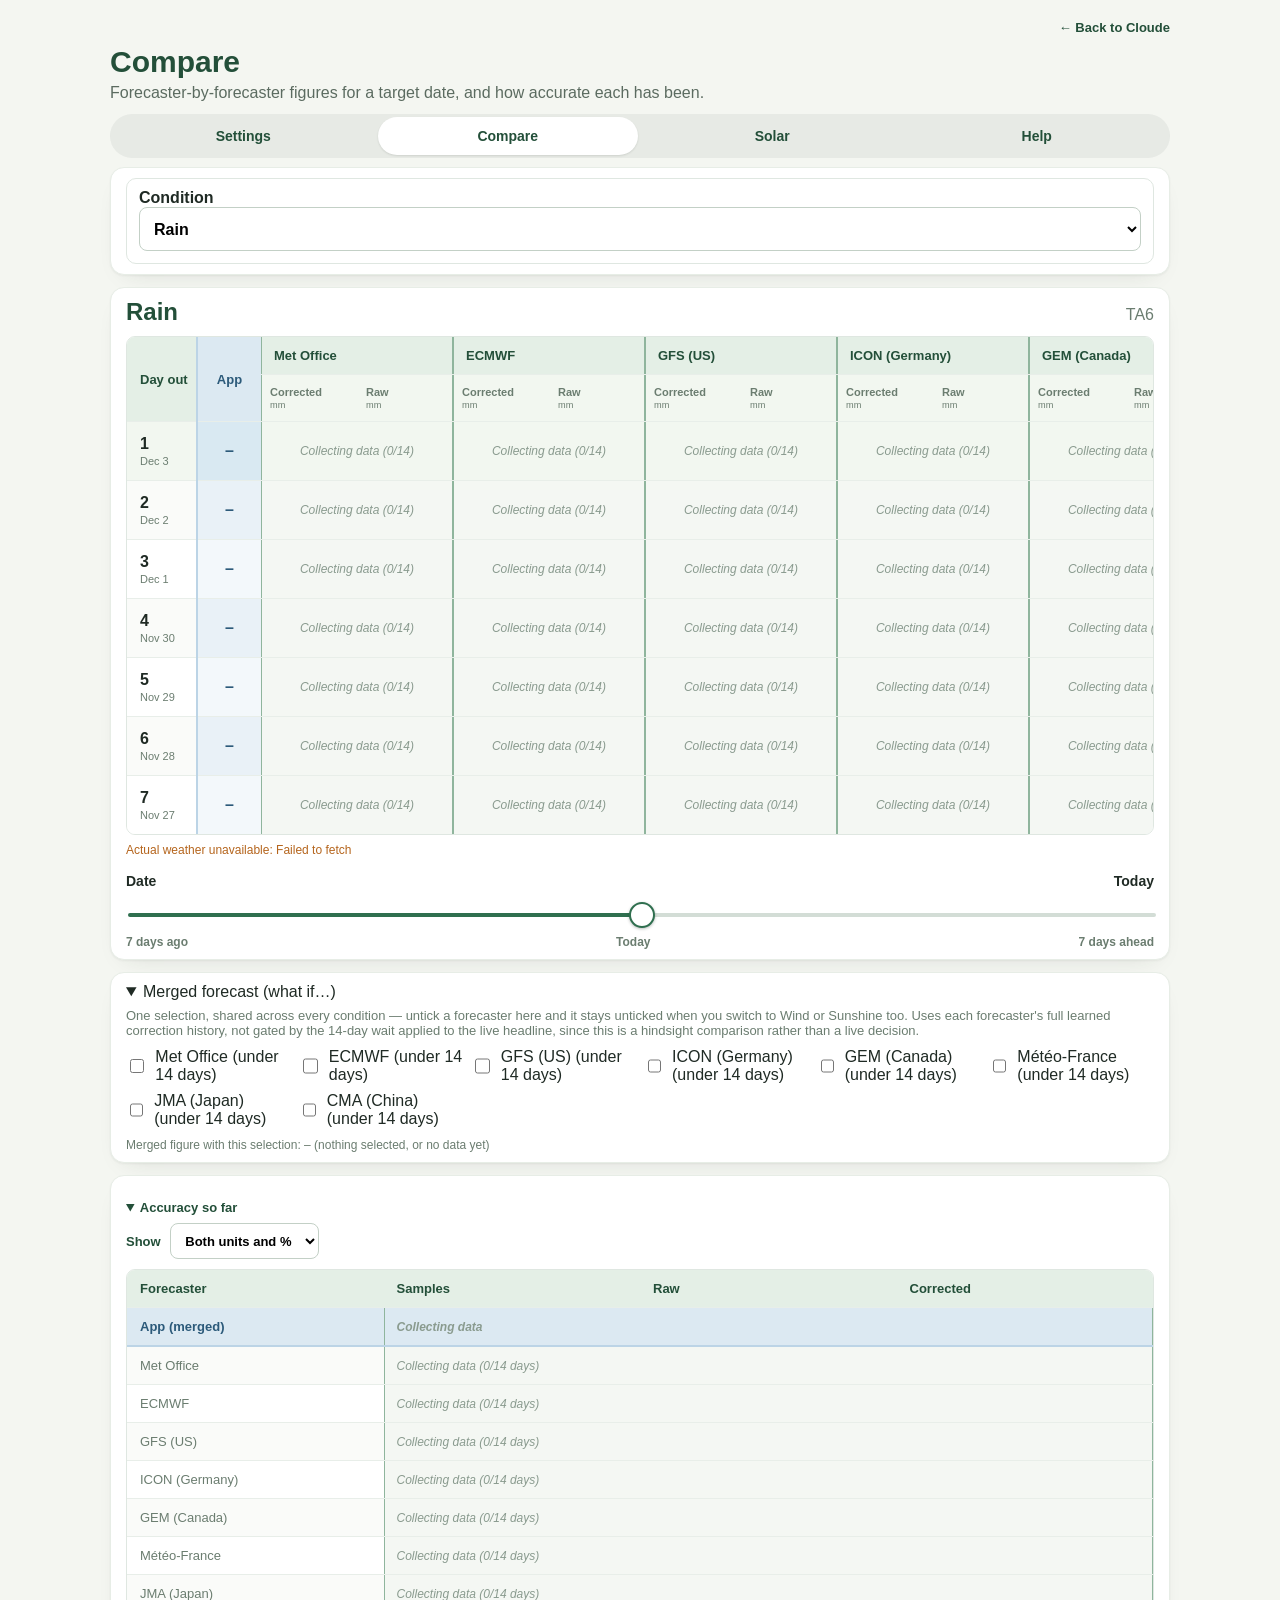
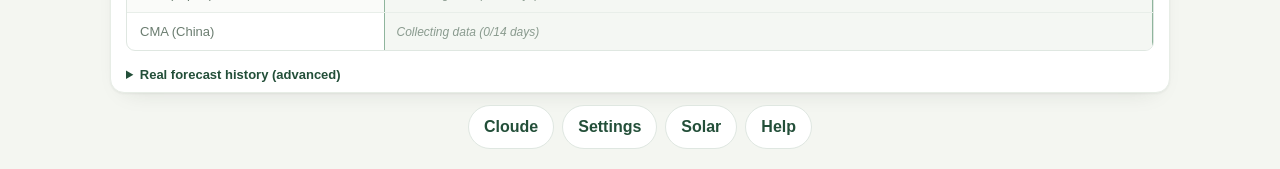
<file: compare.html>
<!doctype html>
<html lang="en">
<head>
  <meta charset="utf-8">
  <script>
    // Applies a saved colour theme before the page paints — see index.html
    // for the full explanation; duplicated identically in every page's head.
    (function () {
      try {
        var theme = localStorage.getItem("forecast-compare:theme");
        if (theme && theme !== "mint") document.documentElement.dataset.theme = theme;
      } catch {}
    })();
  </script>
  <meta name="viewport" content="width=device-width,initial-scale=1">
  <meta name="theme-color" content="#2f6f4f">
  <link rel="manifest" href="manifest.json">
  <link rel="apple-touch-icon" href="apple-touch-icon.png">
  <meta name="apple-mobile-web-app-capable" content="yes">
  <meta name="apple-mobile-web-app-status-bar-style" content="default">
  <meta name="apple-mobile-web-app-title" content="Cloude">
  <title>Compare — Cloude</title>
  <link rel="stylesheet" href="style.css">
</head>
<body>
  <main class="app">
    <header>
      <p class="back-link"><a href="index.html">&larr; Back to Cloude</a></p>
      <h1>Compare</h1>
      <p>Forecaster-by-forecaster figures for a target date, and how accurate each has been.</p>
    </header>

    <section class="controls">
      <label class="condition-box">
        Condition
        <select id="condition">
          <option value="rain">Rain</option>
          <option value="cloudLow">Cloud (low)</option>
          <option value="cloudMid">Cloud (mid)</option>
          <option value="cloudHigh">Cloud (high)</option>
          <option value="wind">Wind</option>
          <option value="temperature">Temperature</option>
          <option value="pressure">Pressure</option>
          <option value="sunshine">Sunshine</option>
          <option value="soilTemperature">Soil Temp</option>
          <option value="dewPoint">Dew Point</option>
          <option value="feelsLike">Feels Like</option>
        </select>
      </label>
    </section>

    <section class="comparison">
      <div class="table-title">
        <h2 id="conditionTitle">Rain</h2>
        <span id="locationLabel">TA6</span>
      </div>

      <div class="table-wrap">
        <table id="forecastTable">
          <thead></thead>
          <tbody></tbody>
        </table>
      </div>

      <p id="actualStatus" class="actual-status status-error-only"></p>
      <p id="metOfficeStatus" class="actual-status status-error-only"></p>

      <div class="rollback">
        <div class="rollback-title">
          <strong>Date</strong>
          <span id="rollbackLabel">Today</span>
        </div>
        <input id="rollback" type="range" min="-7" max="7" step="1" value="0">
        <div class="range-labels">
          <span>7 days ago</span>
          <span>Today</span>
          <span>7 days ahead</span>
        </div>
      </div>
    </section>

    <section class="comparison">
      <details class="whatif" open>
        <summary>Merged forecast (what if…)</summary>
        <p class="note">One selection, shared across every condition — untick a forecaster here and it stays unticked when you switch to Wind or Sunshine too. Uses each forecaster's full learned correction history, not gated by the 14-day wait applied to the live headline, since this is a hindsight comparison rather than a live decision.</p>
        <div id="whatIfSources" class="checks"></div>
        <p id="whatIfResult" class="actual-status"></p>
      </details>
    </section>

    <section class="comparison">
      <details class="accuracy" open>
        <summary>Accuracy so far</summary>
        <div id="underperformNotice" class="underperform-notice" hidden></div>
        <p id="historyStatus" class="actual-status"></p>
        <label class="accuracy-mode">
          Show
          <select id="accuracyMode">
            <option value="both">Both units and %</option>
            <option value="units">Units only</option>
            <option value="percent">Percent only</option>
          </select>
        </label>
        <div class="table-wrap">
          <table id="accuracyTable">
            <thead>
              <tr>
                <th>Forecaster</th>
                <th>Samples</th>
                <th>Raw</th>
                <th>Corrected</th>
              </tr>
            </thead>
            <tbody id="accuracyBody"></tbody>
          </table>
        </div>

        <div id="accuracyTrend" class="accuracy-trend"></div>
      </details>

      <details class="backfill">
        <summary>Real forecast history (advanced)</summary>
        <button id="backfillButton" type="button">Backfill 1 year of real data</button>
        <p id="backfillStatus" class="actual-status"></p>
      </details>
    </section>

    <nav class="bottom-nav">
      <a href="index.html">Cloude</a>
      <a href="settings.html">Settings</a>
      <a href="solar.html">Solar</a>
      <a href="help.html">Help</a>
    </nav>
  </main>

  <script src="app.js"></script>
  <script>
    if ("serviceWorker" in navigator) {
      window.addEventListener("load", () => navigator.serviceWorker.register("sw.js"));
    }
  </script>
</body>
</html>
</file>
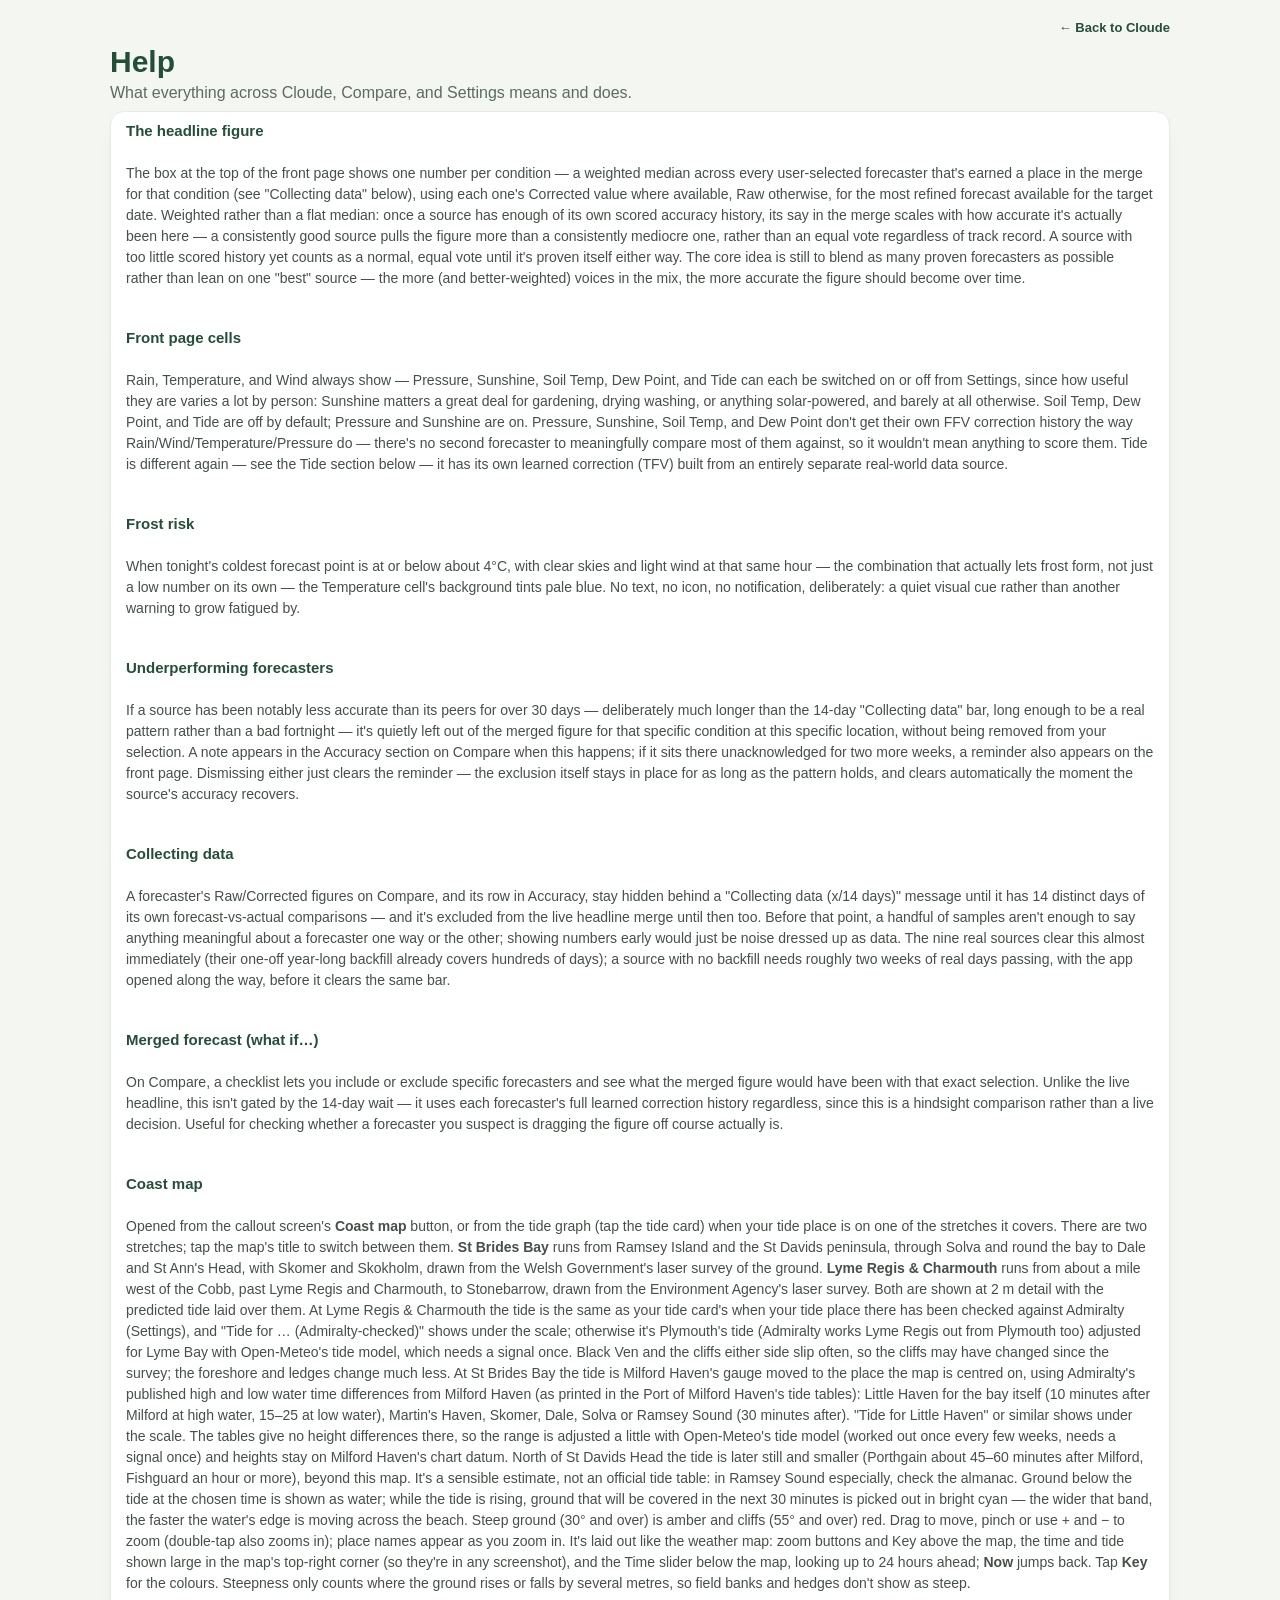
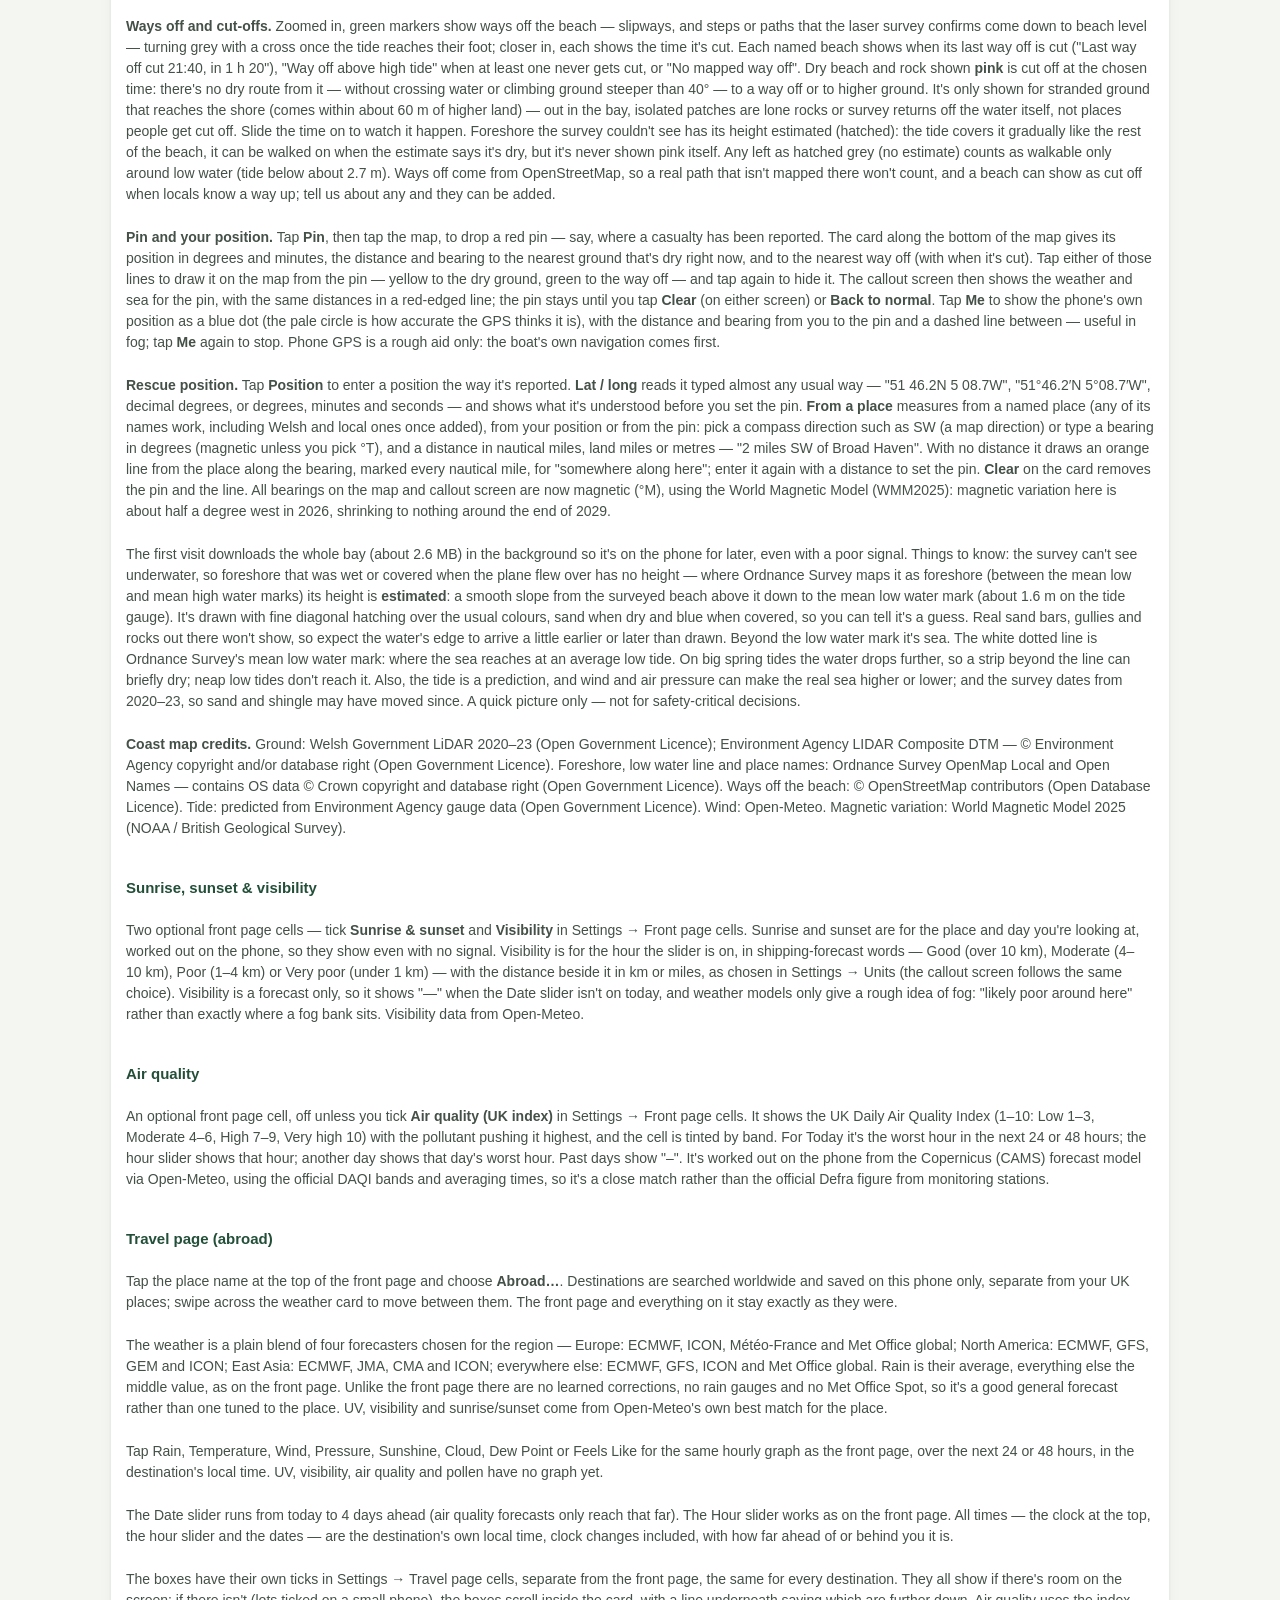
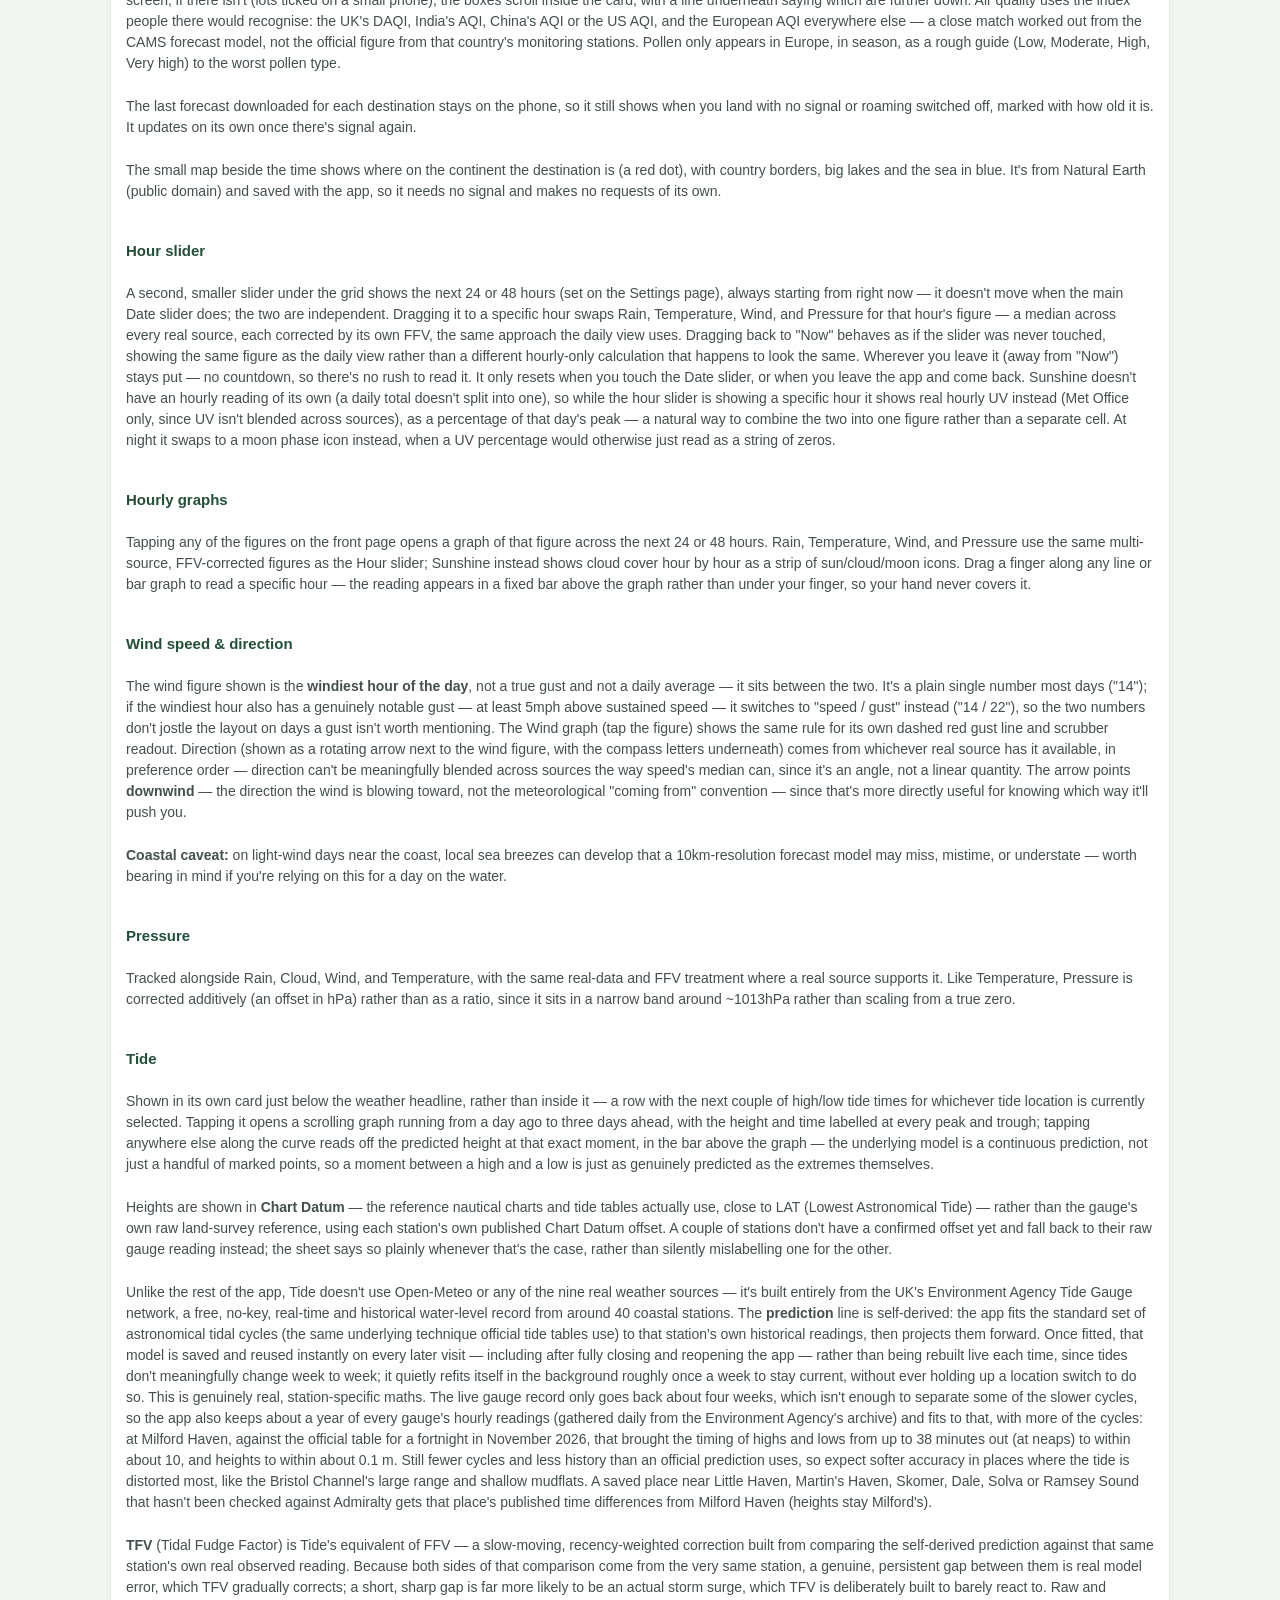
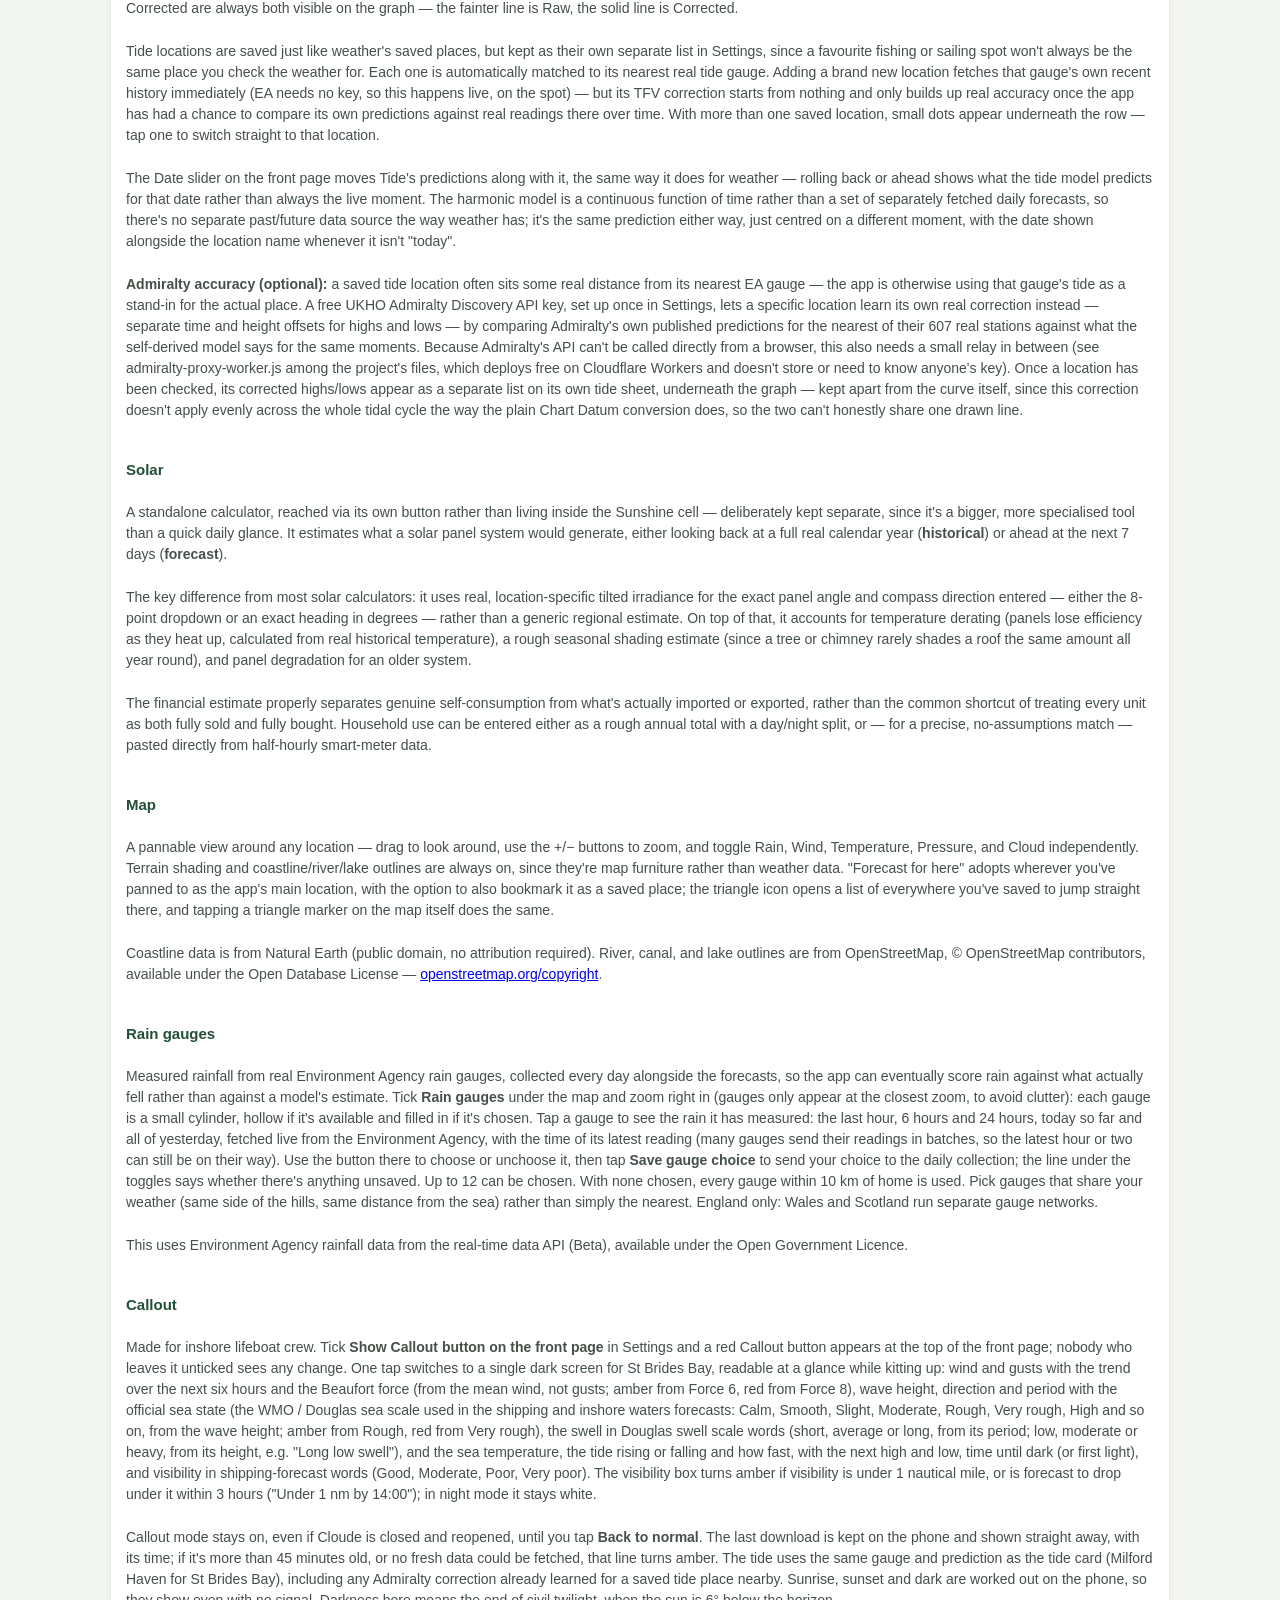
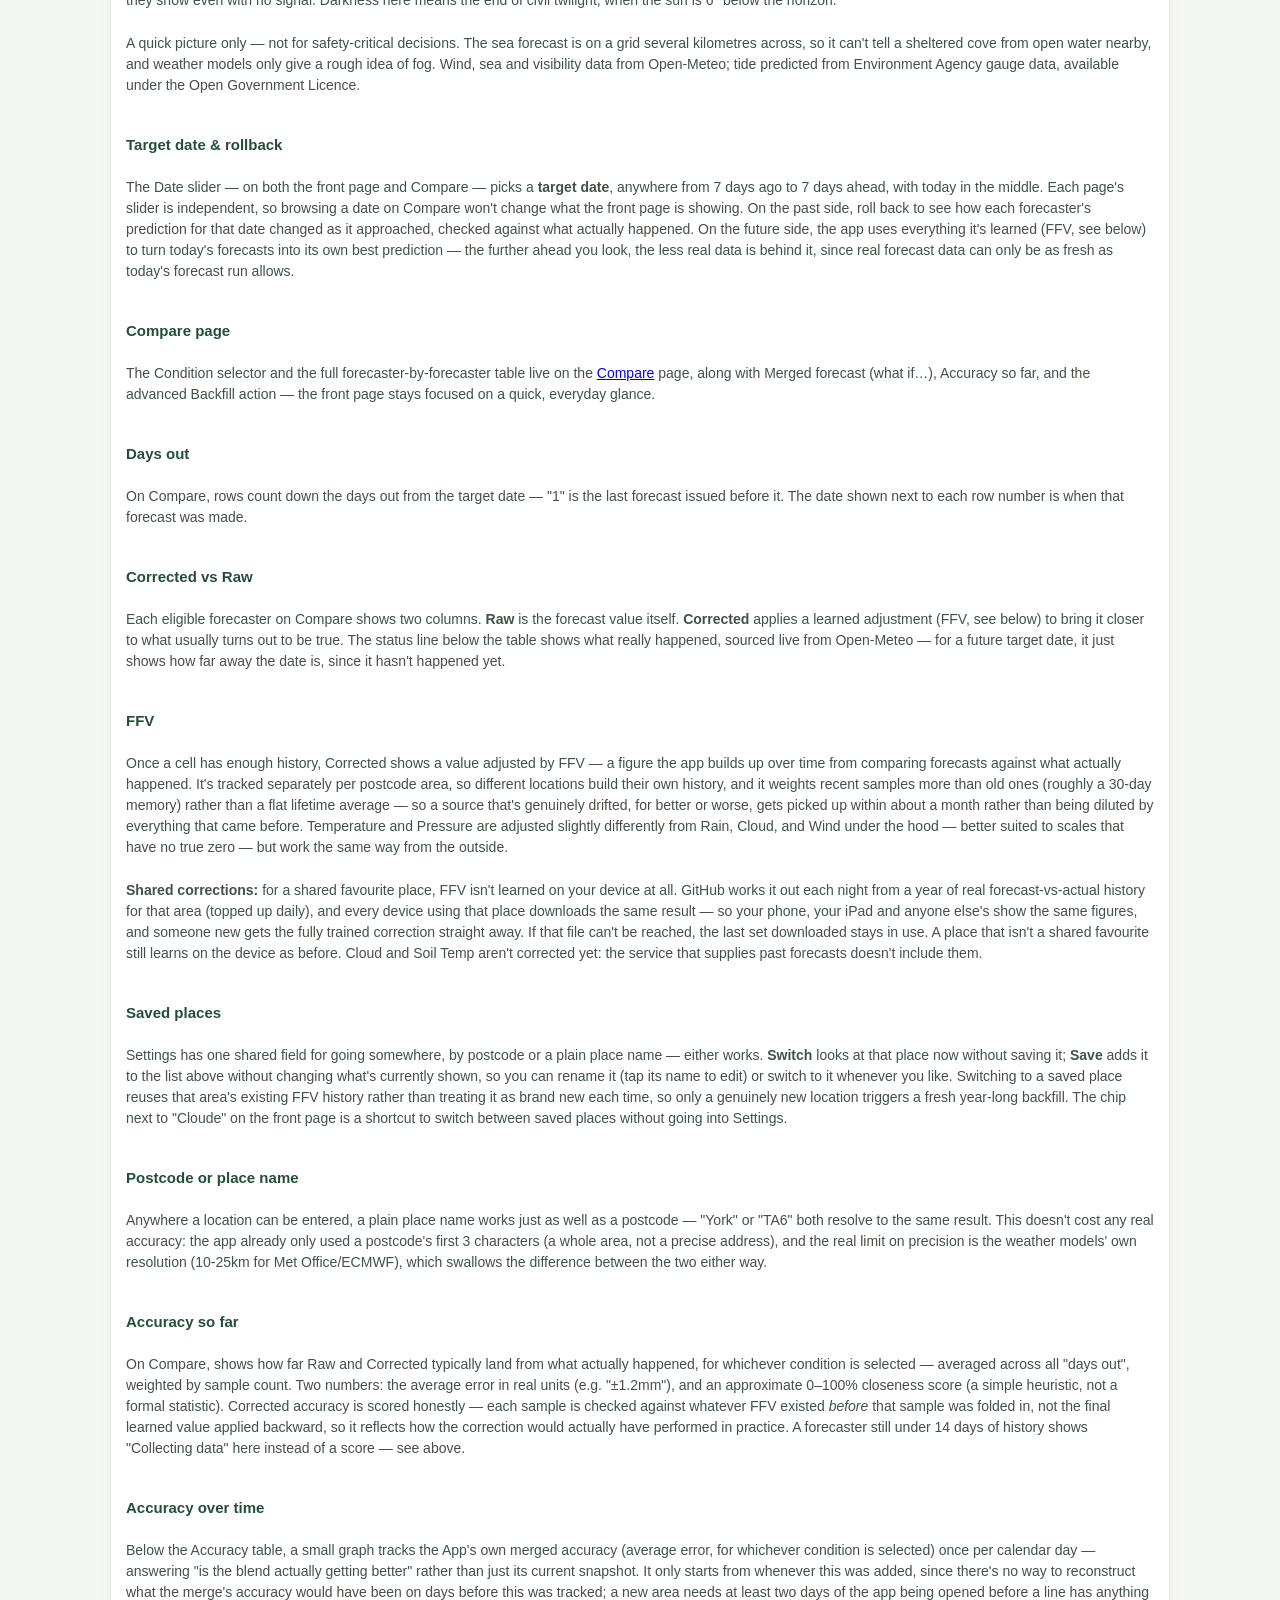
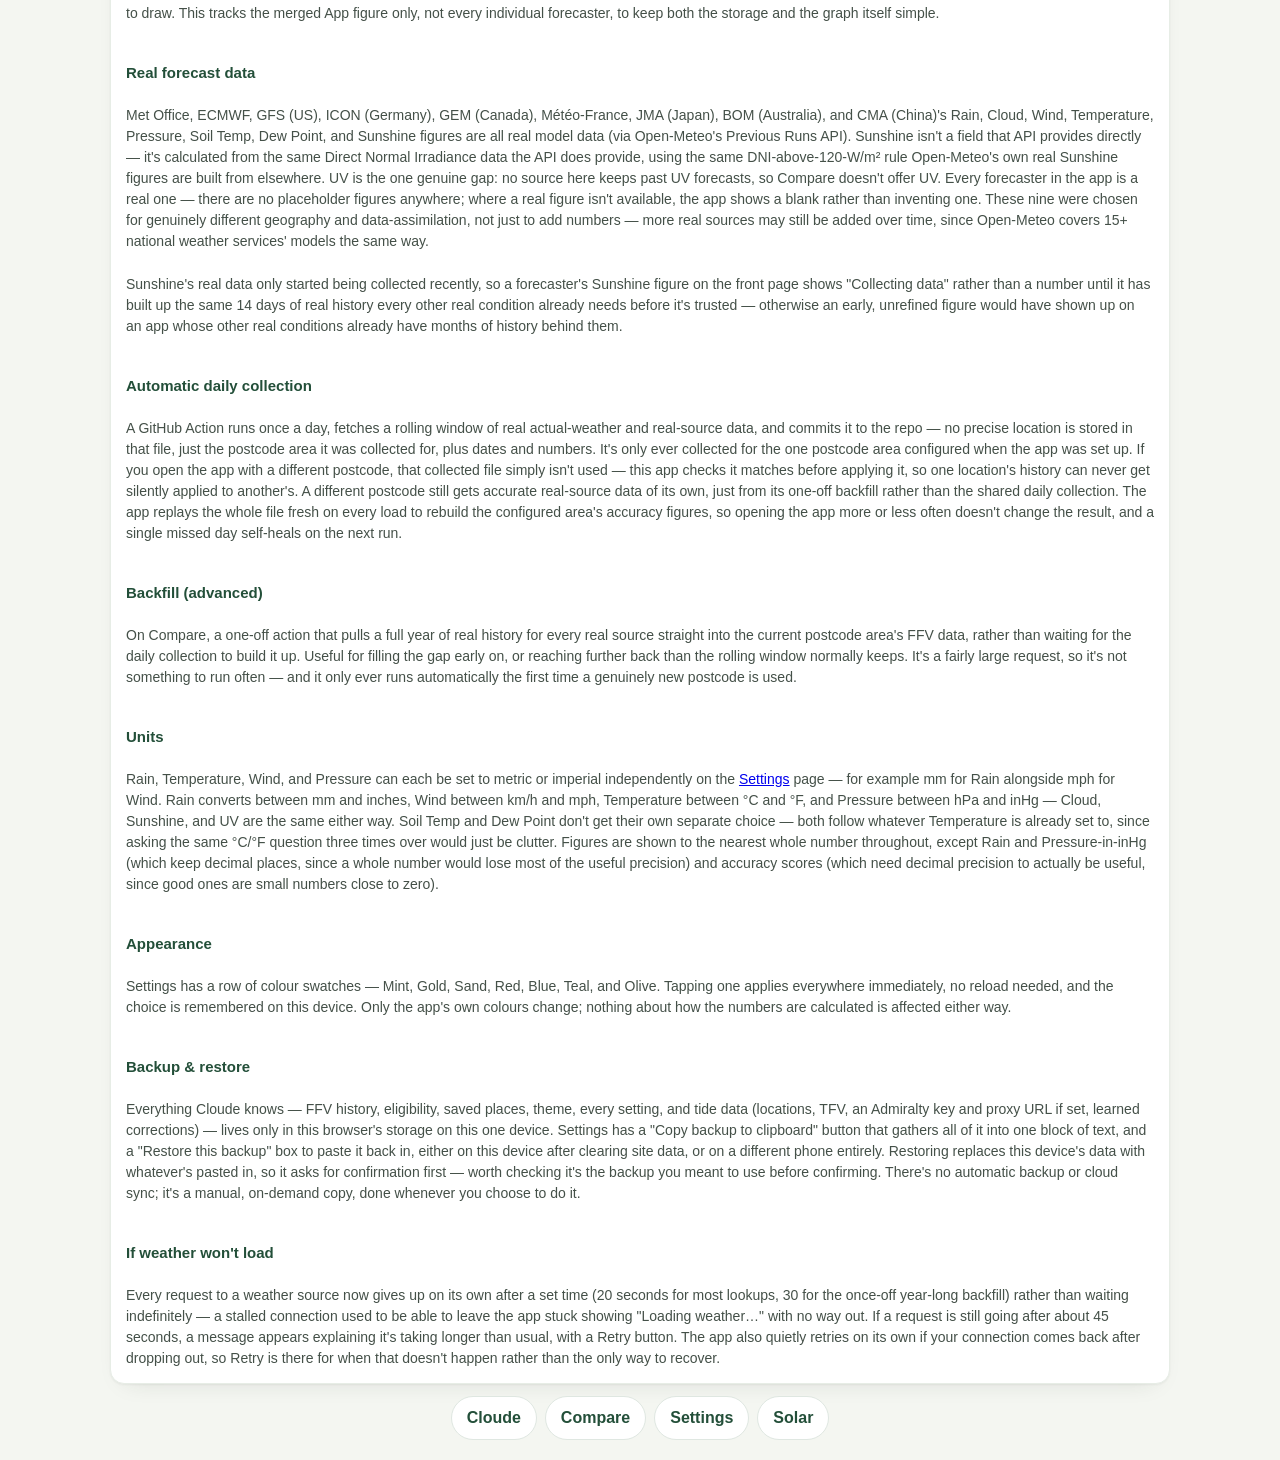
<file: help.html>
<!doctype html>
<html lang="en">
<head>
  <meta charset="utf-8">
  <script>
    // Applies a saved colour theme before the page paints — see index.html
    // for the full explanation; duplicated identically in every page's head.
    (function () {
      try {
        var theme = localStorage.getItem("forecast-compare:theme");
        if (theme && theme !== "mint") document.documentElement.dataset.theme = theme;
      } catch {}
    })();
  </script>
  <meta name="viewport" content="width=device-width,initial-scale=1">
  <meta name="theme-color" content="#2f6f4f">
  <link rel="manifest" href="manifest.json">
  <link rel="apple-touch-icon" href="apple-touch-icon.png">
  <meta name="apple-mobile-web-app-capable" content="yes">
  <meta name="apple-mobile-web-app-status-bar-style" content="default">
  <meta name="apple-mobile-web-app-title" content="Cloude">
  <title>Help — Cloude</title>
  <link rel="stylesheet" href="style.css">
</head>
<body>
  <main class="app">
    <header>
      <p class="back-link"><a id="helpBack" href="index.html">&larr; Back to Cloude</a></p>
      <script>
        // Opened from the Coast map or Callout screen (e.g. its Credits
        // link): go back there rather than to the front page.
        (function () {
          try {
            var ref = document.referrer ? new URL(document.referrer) : null;
            if (ref && ref.origin === location.origin && /\/(coast|callout)\.html$/.test(ref.pathname)) {
              var a = document.getElementById("helpBack");
              a.textContent = "\u2190 Back to the " + (/coast/.test(ref.pathname) ? "Coast map" : "Callout screen");
              a.addEventListener("click", function (e) { e.preventDefault(); history.back(); });
            }
          } catch (e) {}
        })();
      </script>
      <h1>Help</h1>
      <p>What everything across Cloude, Compare, and Settings means and does.</p>
    </header>

    <section class="controls help-section">
      <h2>The headline figure</h2>
      <p>The box at the top of the front page shows one number per condition — a weighted median across every user-selected forecaster that's earned a place in the merge for that condition (see "Collecting data" below), using each one's Corrected value where available, Raw otherwise, for the most refined forecast available for the target date. Weighted rather than a flat median: once a source has enough of its own scored accuracy history, its say in the merge scales with how accurate it's actually been here — a consistently good source pulls the figure more than a consistently mediocre one, rather than an equal vote regardless of track record. A source with too little scored history yet counts as a normal, equal vote until it's proven itself either way. The core idea is still to blend as many proven forecasters as possible rather than lean on one "best" source — the more (and better-weighted) voices in the mix, the more accurate the figure should become over time.</p>

      <h2>Front page cells</h2>
      <p>Rain, Temperature, and Wind always show — Pressure, Sunshine, Soil Temp, Dew Point, and Tide can each be switched on or off from Settings, since how useful they are varies a lot by person: Sunshine matters a great deal for gardening, drying washing, or anything solar-powered, and barely at all otherwise. Soil Temp, Dew Point, and Tide are off by default; Pressure and Sunshine are on. Pressure, Sunshine, Soil Temp, and Dew Point don't get their own FFV correction history the way Rain/Wind/Temperature/Pressure do — there's no second forecaster to meaningfully compare most of them against, so it wouldn't mean anything to score them. Tide is different again — see the Tide section below — it has its own learned correction (TFV) built from an entirely separate real-world data source.</p>

      <h2>Frost risk</h2>
      <p>When tonight's coldest forecast point is at or below about 4°C, with clear skies and light wind at that same hour — the combination that actually lets frost form, not just a low number on its own — the Temperature cell's background tints pale blue. No text, no icon, no notification, deliberately: a quiet visual cue rather than another warning to grow fatigued by.</p>

      <h2>Underperforming forecasters</h2>
      <p>If a source has been notably less accurate than its peers for over 30 days — deliberately much longer than the 14-day "Collecting data" bar, long enough to be a real pattern rather than a bad fortnight — it's quietly left out of the merged figure for that specific condition at this specific location, without being removed from your selection. A note appears in the Accuracy section on Compare when this happens; if it sits there unacknowledged for two more weeks, a reminder also appears on the front page. Dismissing either just clears the reminder — the exclusion itself stays in place for as long as the pattern holds, and clears automatically the moment the source's accuracy recovers.</p>

      <h2>Collecting data</h2>
      <p>A forecaster's Raw/Corrected figures on Compare, and its row in Accuracy, stay hidden behind a "Collecting data (x/14 days)" message until it has 14 distinct days of its own forecast-vs-actual comparisons — and it's excluded from the live headline merge until then too. Before that point, a handful of samples aren't enough to say anything meaningful about a forecaster one way or the other; showing numbers early would just be noise dressed up as data. The nine real sources clear this almost immediately (their one-off year-long backfill already covers hundreds of days); a source with no backfill needs roughly two weeks of real days passing, with the app opened along the way, before it clears the same bar.</p>

      <h2>Merged forecast (what if…)</h2>
      <p>On Compare, a checklist lets you include or exclude specific forecasters and see what the merged figure would have been with that exact selection. Unlike the live headline, this isn't gated by the 14-day wait — it uses each forecaster's full learned correction history regardless, since this is a hindsight comparison rather than a live decision. Useful for checking whether a forecaster you suspect is dragging the figure off course actually is.</p>

      <h2>Coast map</h2>
      <p>Opened from the callout screen's <strong>Coast map</strong> button, or from the tide graph (tap the tide card) when your tide place is on one of the stretches it covers. There are two stretches; tap the map's title to switch between them. <strong>St Brides Bay</strong> runs from Ramsey Island and the St Davids peninsula, through Solva and round the bay to Dale and St Ann's Head, with Skomer and Skokholm, drawn from the Welsh Government's laser survey of the ground. <strong>Lyme Regis &amp; Charmouth</strong> runs from about a mile west of the Cobb, past Lyme Regis and Charmouth, to Stonebarrow, drawn from the Environment Agency's laser survey. Both are shown at 2 m detail with the predicted tide laid over them. At Lyme Regis &amp; Charmouth the tide is the same as your tide card's when your tide place there has been checked against Admiralty (Settings), and "Tide for … (Admiralty-checked)" shows under the scale; otherwise it's Plymouth's tide (Admiralty works Lyme Regis out from Plymouth too) adjusted for Lyme Bay with Open-Meteo's tide model, which needs a signal once. Black Ven and the cliffs either side slip often, so the cliffs may have changed since the survey; the foreshore and ledges change much less. At St Brides Bay the tide is Milford Haven's gauge moved to the place the map is centred on, using Admiralty's published high and low water time differences from Milford Haven (as printed in the Port of Milford Haven's tide tables): Little Haven for the bay itself (10 minutes after Milford at high water, 15–25 at low water), Martin's Haven, Skomer, Dale, Solva or Ramsey Sound (30 minutes after). "Tide for Little Haven" or similar shows under the scale. The tables give no height differences there, so the range is adjusted a little with Open-Meteo's tide model (worked out once every few weeks, needs a signal once) and heights stay on Milford Haven's chart datum. North of St Davids Head the tide is later still and smaller (Porthgain about 45–60 minutes after Milford, Fishguard an hour or more), beyond this map. It's a sensible estimate, not an official tide table: in Ramsey Sound especially, check the almanac. Ground below the tide at the chosen time is shown as water; while the tide is rising, ground that will be covered in the next 30 minutes is picked out in bright cyan — the wider that band, the faster the water's edge is moving across the beach. Steep ground (30° and over) is amber and cliffs (55° and over) red. Drag to move, pinch or use + and − to zoom (double-tap also zooms in); place names appear as you zoom in. It's laid out like the weather map: zoom buttons and Key above the map, the time and tide shown large in the map's top-right corner (so they're in any screenshot), and the Time slider below the map, looking up to 24 hours ahead; <strong>Now</strong> jumps back. Tap <strong>Key</strong> for the colours. Steepness only counts where the ground rises or falls by several metres, so field banks and hedges don't show as steep.</p>
      <p><strong>Ways off and cut-offs.</strong> Zoomed in, green markers show ways off the beach — slipways, and steps or paths that the laser survey confirms come down to beach level — turning grey with a cross once the tide reaches their foot; closer in, each shows the time it's cut. Each named beach shows when its last way off is cut ("Last way off cut 21:40, in 1 h 20"), "Way off above high tide" when at least one never gets cut, or "No mapped way off". Dry beach and rock shown <strong>pink</strong> is cut off at the chosen time: there's no dry route from it — without crossing water or climbing ground steeper than 40° — to a way off or to higher ground. It's only shown for stranded ground that reaches the shore (comes within about 60&nbsp;m of higher land) — out in the bay, isolated patches are lone rocks or survey returns off the water itself, not places people get cut off. Slide the time on to watch it happen. Foreshore the survey couldn't see has its height estimated (hatched): the tide covers it gradually like the rest of the beach, it can be walked on when the estimate says it's dry, but it's never shown pink itself. Any left as hatched grey (no estimate) counts as walkable only around low water (tide below about 2.7&nbsp;m). Ways off come from OpenStreetMap, so a real path that isn't mapped there won't count, and a beach can show as cut off when locals know a way up; tell us about any and they can be added.</p>
      <p><strong>Pin and your position.</strong> Tap <strong>Pin</strong>, then tap the map, to drop a red pin — say, where a casualty has been reported. The card along the bottom of the map gives its position in degrees and minutes, the distance and bearing to the nearest ground that's dry right now, and to the nearest way off (with when it's cut). Tap either of those lines to draw it on the map from the pin — yellow to the dry ground, green to the way off — and tap again to hide it. The callout screen then shows the weather and sea for the pin, with the same distances in a red-edged line; the pin stays until you tap <strong>Clear</strong> (on either screen) or <strong>Back to normal</strong>. Tap <strong>Me</strong> to show the phone's own position as a blue dot (the pale circle is how accurate the GPS thinks it is), with the distance and bearing from you to the pin and a dashed line between — useful in fog; tap <strong>Me</strong> again to stop. Phone GPS is a rough aid only: the boat's own navigation comes first.</p>
      <p><strong>Rescue position.</strong> Tap <strong>Position</strong> to enter a position the way it's reported. <strong>Lat / long</strong> reads it typed almost any usual way — "51 46.2N 5 08.7W", "51°46.2′N 5°08.7′W", decimal degrees, or degrees, minutes and seconds — and shows what it's understood before you set the pin. <strong>From a place</strong> measures from a named place (any of its names work, including Welsh and local ones once added), from your position or from the pin: pick a compass direction such as SW (a map direction) or type a bearing in degrees (magnetic unless you pick °T), and a distance in nautical miles, land miles or metres — "2 miles SW of Broad Haven". With no distance it draws an orange line from the place along the bearing, marked every nautical mile, for "somewhere along here"; enter it again with a distance to set the pin. <strong>Clear</strong> on the card removes the pin and the line. All bearings on the map and callout screen are now magnetic (°M), using the World Magnetic Model (WMM2025): magnetic variation here is about half a degree west in 2026, shrinking to nothing around the end of 2029.</p>
      <p>The first visit downloads the whole bay (about 2.6&nbsp;MB) in the background so it's on the phone for later, even with a poor signal. Things to know: the survey can't see underwater, so foreshore that was wet or covered when the plane flew over has no height — where Ordnance Survey maps it as foreshore (between the mean low and mean high water marks) its height is <strong>estimated</strong>: a smooth slope from the surveyed beach above it down to the mean low water mark (about 1.6&nbsp;m on the tide gauge). It's drawn with fine diagonal hatching over the usual colours, sand when dry and blue when covered, so you can tell it's a guess. Real sand bars, gullies and rocks out there won't show, so expect the water's edge to arrive a little earlier or later than drawn. Beyond the low water mark it's sea. The white dotted line is Ordnance Survey's mean low water mark: where the sea reaches at an average low tide. On big spring tides the water drops further, so a strip beyond the line can briefly dry; neap low tides don't reach it. Also, the tide is a prediction, and wind and air pressure can make the real sea higher or lower; and the survey dates from 2020–23, so sand and shingle may have moved since. A quick picture only — not for safety-critical decisions.</p>
      <p id="coast-credits"><strong>Coast map credits.</strong> Ground: Welsh Government LiDAR 2020–23 (Open Government Licence); Environment Agency LIDAR Composite DTM — © Environment Agency copyright and/or database right (Open Government Licence). Foreshore, low water line and place names: Ordnance Survey OpenMap Local and Open Names — contains OS data © Crown copyright and database right (Open Government Licence). Ways off the beach: © OpenStreetMap contributors (Open Database Licence). Tide: predicted from Environment Agency gauge data (Open Government Licence). Wind: Open-Meteo. Magnetic variation: World Magnetic Model 2025 (NOAA / British Geological Survey).</p>

      <h2>Sunrise, sunset &amp; visibility</h2>
      <p>Two optional front page cells — tick <strong>Sunrise &amp; sunset</strong> and <strong>Visibility</strong> in Settings → Front page cells. Sunrise and sunset are for the place and day you're looking at, worked out on the phone, so they show even with no signal. Visibility is for the hour the slider is on, in shipping-forecast words — Good (over 10&nbsp;km), Moderate (4–10&nbsp;km), Poor (1–4&nbsp;km) or Very poor (under 1&nbsp;km) — with the distance beside it in km or miles, as chosen in Settings → Units (the callout screen follows the same choice). Visibility is a forecast only, so it shows "—" when the Date slider isn't on today, and weather models only give a rough idea of fog: "likely poor around here" rather than exactly where a fog bank sits. Visibility data from Open-Meteo.</p>

      <h2>Air quality</h2>
      <p>An optional front page cell, off unless you tick <strong>Air quality (UK index)</strong> in Settings → Front page cells. It shows the UK Daily Air Quality Index (1–10: Low 1–3, Moderate 4–6, High 7–9, Very high 10) with the pollutant pushing it highest, and the cell is tinted by band. For Today it's the worst hour in the next 24 or 48 hours; the hour slider shows that hour; another day shows that day's worst hour. Past days show "–". It's worked out on the phone from the Copernicus (CAMS) forecast model via Open-Meteo, using the official DAQI bands and averaging times, so it's a close match rather than the official Defra figure from monitoring stations.</p>

      <h2 id="travel">Travel page (abroad)</h2>
      <p>Tap the place name at the top of the front page and choose <strong>Abroad…</strong>. Destinations are searched worldwide and saved on this phone only, separate from your UK places; swipe across the weather card to move between them. The front page and everything on it stay exactly as they were.</p>
      <p>The weather is a plain blend of four forecasters chosen for the region — Europe: ECMWF, ICON, Météo-France and Met Office global; North America: ECMWF, GFS, GEM and ICON; East Asia: ECMWF, JMA, CMA and ICON; everywhere else: ECMWF, GFS, ICON and Met Office global. Rain is their average, everything else the middle value, as on the front page. Unlike the front page there are no learned corrections, no rain gauges and no Met Office Spot, so it's a good general forecast rather than one tuned to the place. UV, visibility and sunrise/sunset come from Open-Meteo's own best match for the place.</p>
      <p>Tap Rain, Temperature, Wind, Pressure, Sunshine, Cloud, Dew Point or Feels Like for the same hourly graph as the front page, over the next 24 or 48 hours, in the destination's local time. UV, visibility, air quality and pollen have no graph yet.</p>
      <p>The Date slider runs from today to 4 days ahead (air quality forecasts only reach that far). The Hour slider works as on the front page. All times — the clock at the top, the hour slider and the dates — are the destination's own local time, clock changes included, with how far ahead of or behind you it is.</p>
      <p>The boxes have their own ticks in Settings → Travel page cells, separate from the front page, the same for every destination. They all show if there's room on the screen; if there isn't (lots ticked on a small phone), the boxes scroll inside the card, with a line underneath saying which are further down. Air quality uses the index people there would recognise: the UK's DAQI, India's AQI, China's AQI or the US AQI, and the European AQI everywhere else — a close match worked out from the CAMS forecast model, not the official figure from that country's monitoring stations. Pollen only appears in Europe, in season, as a rough guide (Low, Moderate, High, Very high) to the worst pollen type.</p>
      <p>The last forecast downloaded for each destination stays on the phone, so it still shows when you land with no signal or roaming switched off, marked with how old it is. It updates on its own once there's signal again.</p>
      <p>The small map beside the time shows where on the continent the destination is (a red dot), with country borders, big lakes and the sea in blue. It's from Natural Earth (public domain) and saved with the app, so it needs no signal and makes no requests of its own.</p>

      <h2>Hour slider</h2>
      <p>A second, smaller slider under the grid shows the next 24 or 48 hours (set on the Settings page), always starting from right now — it doesn't move when the main Date slider does; the two are independent. Dragging it to a specific hour swaps Rain, Temperature, Wind, and Pressure for that hour's figure — a median across every real source, each corrected by its own FFV, the same approach the daily view uses. Dragging back to "Now" behaves as if the slider was never touched, showing the same figure as the daily view rather than a different hourly-only calculation that happens to look the same. Wherever you leave it (away from "Now") stays put — no countdown, so there's no rush to read it. It only resets when you touch the Date slider, or when you leave the app and come back. Sunshine doesn't have an hourly reading of its own (a daily total doesn't split into one), so while the hour slider is showing a specific hour it shows real hourly UV instead (Met Office only, since UV isn't blended across sources), as a percentage of that day's peak — a natural way to combine the two into one figure rather than a separate cell. At night it swaps to a moon phase icon instead, when a UV percentage would otherwise just read as a string of zeros.</p>

      <h2>Hourly graphs</h2>
      <p>Tapping any of the figures on the front page opens a graph of that figure across the next 24 or 48 hours. Rain, Temperature, Wind, and Pressure use the same multi-source, FFV-corrected figures as the Hour slider; Sunshine instead shows cloud cover hour by hour as a strip of sun/cloud/moon icons. Drag a finger along any line or bar graph to read a specific hour — the reading appears in a fixed bar above the graph rather than under your finger, so your hand never covers it.</p>

      <h2>Wind speed &amp; direction</h2>
      <p>The wind figure shown is the <strong>windiest hour of the day</strong>, not a true gust and not a daily average — it sits between the two. It's a plain single number most days ("14"); if the windiest hour also has a genuinely notable gust — at least 5mph above sustained speed — it switches to "speed / gust" instead ("14 / 22"), so the two numbers don't jostle the layout on days a gust isn't worth mentioning. The Wind graph (tap the figure) shows the same rule for its own dashed red gust line and scrubber readout. Direction (shown as a rotating arrow next to the wind figure, with the compass letters underneath) comes from whichever real source has it available, in preference order — direction can't be meaningfully blended across sources the way speed's median can, since it's an angle, not a linear quantity. The arrow points <strong>downwind</strong> — the direction the wind is blowing toward, not the meteorological "coming from" convention — since that's more directly useful for knowing which way it'll push you.</p>
      <p><strong>Coastal caveat:</strong> on light-wind days near the coast, local sea breezes can develop that a 10km-resolution forecast model may miss, mistime, or understate — worth bearing in mind if you're relying on this for a day on the water.</p>

      <h2>Pressure</h2>
      <p>Tracked alongside Rain, Cloud, Wind, and Temperature, with the same real-data and FFV treatment where a real source supports it. Like Temperature, Pressure is corrected additively (an offset in hPa) rather than as a ratio, since it sits in a narrow band around ~1013hPa rather than scaling from a true zero.</p>

      <h2>Tide</h2>
      <p>Shown in its own card just below the weather headline, rather than inside it — a row with the next couple of high/low tide times for whichever tide location is currently selected. Tapping it opens a scrolling graph running from a day ago to three days ahead, with the height and time labelled at every peak and trough; tapping anywhere else along the curve reads off the predicted height at that exact moment, in the bar above the graph — the underlying model is a continuous prediction, not just a handful of marked points, so a moment between a high and a low is just as genuinely predicted as the extremes themselves.</p>
      <p>Heights are shown in <strong>Chart Datum</strong> — the reference nautical charts and tide tables actually use, close to LAT (Lowest Astronomical Tide) — rather than the gauge's own raw land-survey reference, using each station's own published Chart Datum offset. A couple of stations don't have a confirmed offset yet and fall back to their raw gauge reading instead; the sheet says so plainly whenever that's the case, rather than silently mislabelling one for the other.</p>
      <p>Unlike the rest of the app, Tide doesn't use Open-Meteo or any of the nine real weather sources — it's built entirely from the UK's Environment Agency Tide Gauge network, a free, no-key, real-time and historical water-level record from around 40 coastal stations. The <strong>prediction</strong> line is self-derived: the app fits the standard set of astronomical tidal cycles (the same underlying technique official tide tables use) to that station's own historical readings, then projects them forward. Once fitted, that model is saved and reused instantly on every later visit — including after fully closing and reopening the app — rather than being rebuilt live each time, since tides don't meaningfully change week to week; it quietly refits itself in the background roughly once a week to stay current, without ever holding up a location switch to do so. This is genuinely real, station-specific maths. The live gauge record only goes back about four weeks, which isn't enough to separate some of the slower cycles, so the app also keeps about a year of every gauge's hourly readings (gathered daily from the Environment Agency's archive) and fits to that, with more of the cycles: at Milford Haven, against the official table for a fortnight in November 2026, that brought the timing of highs and lows from up to 38 minutes out (at neaps) to within about 10, and heights to within about 0.1 m. Still fewer cycles and less history than an official prediction uses, so expect softer accuracy in places where the tide is distorted most, like the Bristol Channel's large range and shallow mudflats. A saved place near Little Haven, Martin's Haven, Skomer, Dale, Solva or Ramsey Sound that hasn't been checked against Admiralty gets that place's published time differences from Milford Haven (heights stay Milford's).</p>
      <p><strong>TFV</strong> (Tidal Fudge Factor) is Tide's equivalent of FFV — a slow-moving, recency-weighted correction built from comparing the self-derived prediction against that same station's own real observed reading. Because both sides of that comparison come from the very same station, a genuine, persistent gap between them is real model error, which TFV gradually corrects; a short, sharp gap is far more likely to be an actual storm surge, which TFV is deliberately built to barely react to. Raw and Corrected are always both visible on the graph — the fainter line is Raw, the solid line is Corrected.</p>
      <p>Tide locations are saved just like weather's saved places, but kept as their own separate list in Settings, since a favourite fishing or sailing spot won't always be the same place you check the weather for. Each one is automatically matched to its nearest real tide gauge. Adding a brand new location fetches that gauge's own recent history immediately (EA needs no key, so this happens live, on the spot) — but its TFV correction starts from nothing and only builds up real accuracy once the app has had a chance to compare its own predictions against real readings there over time. With more than one saved location, small dots appear underneath the row — tap one to switch straight to that location.</p>
      <p>The Date slider on the front page moves Tide's predictions along with it, the same way it does for weather — rolling back or ahead shows what the tide model predicts for that date rather than always the live moment. The harmonic model is a continuous function of time rather than a set of separately fetched daily forecasts, so there's no separate past/future data source the way weather has; it's the same prediction either way, just centred on a different moment, with the date shown alongside the location name whenever it isn't "today".</p>
      <p><strong>Admiralty accuracy (optional):</strong> a saved tide location often sits some real distance from its nearest EA gauge — the app is otherwise using that gauge's tide as a stand-in for the actual place. A free UKHO Admiralty Discovery API key, set up once in Settings, lets a specific location learn its own real correction instead — separate time and height offsets for highs and lows — by comparing Admiralty's own published predictions for the nearest of their 607 real stations against what the self-derived model says for the same moments. Because Admiralty's API can't be called directly from a browser, this also needs a small relay in between (see admiralty-proxy-worker.js among the project's files, which deploys free on Cloudflare Workers and doesn't store or need to know anyone's key). Once a location has been checked, its corrected highs/lows appear as a separate list on its own tide sheet, underneath the graph — kept apart from the curve itself, since this correction doesn't apply evenly across the whole tidal cycle the way the plain Chart Datum conversion does, so the two can't honestly share one drawn line.</p>

      <h2>Solar</h2>
      <p>A standalone calculator, reached via its own button rather than living inside the Sunshine cell — deliberately kept separate, since it's a bigger, more specialised tool than a quick daily glance. It estimates what a solar panel system would generate, either looking back at a full real calendar year (<strong>historical</strong>) or ahead at the next 7 days (<strong>forecast</strong>).</p>
      <p>The key difference from most solar calculators: it uses real, location-specific tilted irradiance for the exact panel angle and compass direction entered — either the 8-point dropdown or an exact heading in degrees — rather than a generic regional estimate. On top of that, it accounts for temperature derating (panels lose efficiency as they heat up, calculated from real historical temperature), a rough seasonal shading estimate (since a tree or chimney rarely shades a roof the same amount all year round), and panel degradation for an older system.</p>
      <p>The financial estimate properly separates genuine self-consumption from what's actually imported or exported, rather than the common shortcut of treating every unit as both fully sold and fully bought. Household use can be entered either as a rough annual total with a day/night split, or — for a precise, no-assumptions match — pasted directly from half-hourly smart-meter data.</p>

      <h2>Map</h2>
      <p>A pannable view around any location — drag to look around, use the +/− buttons to zoom, and toggle Rain, Wind, Temperature, Pressure, and Cloud independently. Terrain shading and coastline/river/lake outlines are always on, since they're map furniture rather than weather data. "Forecast for here" adopts wherever you've panned to as the app's main location, with the option to also bookmark it as a saved place; the triangle icon opens a list of everywhere you've saved to jump straight there, and tapping a triangle marker on the map itself does the same.</p>
      <p>Coastline data is from Natural Earth (public domain, no attribution required). River, canal, and lake outlines are from OpenStreetMap, © OpenStreetMap contributors, available under the Open Database License — <a href="https://www.openstreetmap.org/copyright">openstreetmap.org/copyright</a>.</p>

      <h2>Rain gauges</h2>
      <p>Measured rainfall from real Environment Agency rain gauges, collected every day alongside the forecasts, so the app can eventually score rain against what actually fell rather than against a model's estimate. Tick <strong>Rain gauges</strong> under the map and zoom right in (gauges only appear at the closest zoom, to avoid clutter): each gauge is a small cylinder, hollow if it's available and filled in if it's chosen. Tap a gauge to see the rain it has measured: the last hour, 6 hours and 24 hours, today so far and all of yesterday, fetched live from the Environment Agency, with the time of its latest reading (many gauges send their readings in batches, so the latest hour or two can still be on their way). Use the button there to choose or unchoose it, then tap <strong>Save gauge choice</strong> to send your choice to the daily collection; the line under the toggles says whether there's anything unsaved. Up to 12 can be chosen. With none chosen, every gauge within 10&nbsp;km of home is used. Pick gauges that share your weather (same side of the hills, same distance from the sea) rather than simply the nearest. England only: Wales and Scotland run separate gauge networks.</p>
      <p>This uses Environment Agency rainfall data from the real-time data API (Beta), available under the Open Government Licence.</p>

      <h2>Callout</h2>
      <p>Made for inshore lifeboat crew. Tick <strong>Show Callout button on the front page</strong> in Settings and a red Callout button appears at the top of the front page; nobody who leaves it unticked sees any change. One tap switches to a single dark screen for St Brides Bay, readable at a glance while kitting up: wind and gusts with the trend over the next six hours and the Beaufort force (from the mean wind, not gusts; amber from Force 6, red from Force 8), wave height, direction and period with the official sea state (the WMO / Douglas sea scale used in the shipping and inshore waters forecasts: Calm, Smooth, Slight, Moderate, Rough, Very rough, High and so on, from the wave height; amber from Rough, red from Very rough), the swell in Douglas swell scale words (short, average or long, from its period; low, moderate or heavy, from its height, e.g. "Long low swell"), and the sea temperature, the tide rising or falling and how fast, with the next high and low, time until dark (or first light), and visibility in shipping-forecast words (Good, Moderate, Poor, Very poor). The visibility box turns amber if visibility is under 1 nautical mile, or is forecast to drop under it within 3 hours ("Under 1 nm by 14:00"); in night mode it stays white.</p>
      <p>Callout mode stays on, even if Cloude is closed and reopened, until you tap <strong>Back to normal</strong>. The last download is kept on the phone and shown straight away, with its time; if it's more than 45 minutes old, or no fresh data could be fetched, that line turns amber. The tide uses the same gauge and prediction as the tide card (Milford Haven for St Brides Bay), including any Admiralty correction already learned for a saved tide place nearby. Sunrise, sunset and dark are worked out on the phone, so they show even with no signal. Darkness here means the end of civil twilight, when the sun is 6° below the horizon.</p>
      <p>A quick picture only — not for safety-critical decisions. The sea forecast is on a grid several kilometres across, so it can't tell a sheltered cove from open water nearby, and weather models only give a rough idea of fog. Wind, sea and visibility data from Open-Meteo; tide predicted from Environment Agency gauge data, available under the Open Government Licence.</p>

      <h2>Target date &amp; rollback</h2>
      <p>The Date slider — on both the front page and Compare — picks a <strong>target date</strong>, anywhere from 7 days ago to 7 days ahead, with today in the middle. Each page's slider is independent, so browsing a date on Compare won't change what the front page is showing. On the past side, roll back to see how each forecaster's prediction for that date changed as it approached, checked against what actually happened. On the future side, the app uses everything it's learned (FFV, see below) to turn today's forecasts into its own best prediction — the further ahead you look, the less real data is behind it, since real forecast data can only be as fresh as today's forecast run allows.</p>

      <h2>Compare page</h2>
      <p>The Condition selector and the full forecaster-by-forecaster table live on the <a href="compare.html">Compare</a> page, along with Merged forecast (what if…), Accuracy so far, and the advanced Backfill action — the front page stays focused on a quick, everyday glance.</p>

      <h2>Days out</h2>
      <p>On Compare, rows count down the days out from the target date — "1" is the last forecast issued before it. The date shown next to each row number is when that forecast was made.</p>

      <h2>Corrected vs Raw</h2>
      <p>Each eligible forecaster on Compare shows two columns. <strong>Raw</strong> is the forecast value itself. <strong>Corrected</strong> applies a learned adjustment (FFV, see below) to bring it closer to what usually turns out to be true. The status line below the table shows what really happened, sourced live from Open-Meteo — for a future target date, it just shows how far away the date is, since it hasn't happened yet.</p>

      <h2>FFV</h2>
      <p>Once a cell has enough history, Corrected shows a value adjusted by FFV — a figure the app builds up over time from comparing forecasts against what actually happened. It's tracked separately per postcode area, so different locations build their own history, and it weights recent samples more than old ones (roughly a 30-day memory) rather than a flat lifetime average — so a source that's genuinely drifted, for better or worse, gets picked up within about a month rather than being diluted by everything that came before. Temperature and Pressure are adjusted slightly differently from Rain, Cloud, and Wind under the hood — better suited to scales that have no true zero — but work the same way from the outside.</p>

      <p><strong>Shared corrections:</strong> for a shared favourite place, FFV isn't learned on your device at all. GitHub works it out each night from a year of real forecast-vs-actual history for that area (topped up daily), and every device using that place downloads the same result — so your phone, your iPad and anyone else's show the same figures, and someone new gets the fully trained correction straight away. If that file can't be reached, the last set downloaded stays in use. A place that isn't a shared favourite still learns on the device as before. Cloud and Soil Temp aren't corrected yet: the service that supplies past forecasts doesn't include them.</p>

      <h2>Saved places</h2>
      <p>Settings has one shared field for going somewhere, by postcode or a plain place name — either works. <strong>Switch</strong> looks at that place now without saving it; <strong>Save</strong> adds it to the list above without changing what's currently shown, so you can rename it (tap its name to edit) or switch to it whenever you like. Switching to a saved place reuses that area's existing FFV history rather than treating it as brand new each time, so only a genuinely new location triggers a fresh year-long backfill. The chip next to "Cloude" on the front page is a shortcut to switch between saved places without going into Settings.</p>

      <h2>Postcode or place name</h2>
      <p>Anywhere a location can be entered, a plain place name works just as well as a postcode — "York" or "TA6" both resolve to the same result. This doesn't cost any real accuracy: the app already only used a postcode's first 3 characters (a whole area, not a precise address), and the real limit on precision is the weather models' own resolution (10-25km for Met Office/ECMWF), which swallows the difference between the two either way.</p>

      <h2>Accuracy so far</h2>
      <p>On Compare, shows how far Raw and Corrected typically land from what actually happened, for whichever condition is selected — averaged across all "days out", weighted by sample count. Two numbers: the average error in real units (e.g. "±1.2mm"), and an approximate 0–100% closeness score (a simple heuristic, not a formal statistic). Corrected accuracy is scored honestly — each sample is checked against whatever FFV existed <em>before</em> that sample was folded in, not the final learned value applied backward, so it reflects how the correction would actually have performed in practice. A forecaster still under 14 days of history shows "Collecting data" here instead of a score — see above.</p>

      <h2>Accuracy over time</h2>
      <p>Below the Accuracy table, a small graph tracks the App's own merged accuracy (average error, for whichever condition is selected) once per calendar day — answering "is the blend actually getting better" rather than just its current snapshot. It only starts from whenever this was added, since there's no way to reconstruct what the merge's accuracy would have been on days before this was tracked; a new area needs at least two days of the app being opened before a line has anything to draw. This tracks the merged App figure only, not every individual forecaster, to keep both the storage and the graph itself simple.</p>

      <h2>Real forecast data</h2>
      <p>Met Office, ECMWF, GFS (US), ICON (Germany), GEM (Canada), Météo-France, JMA (Japan), BOM (Australia), and CMA (China)'s Rain, Cloud, Wind, Temperature, Pressure, Soil Temp, Dew Point, and Sunshine figures are all real model data (via Open-Meteo's Previous Runs API). Sunshine isn't a field that API provides directly — it's calculated from the same Direct Normal Irradiance data the API does provide, using the same DNI-above-120-W/m² rule Open-Meteo's own real Sunshine figures are built from elsewhere. UV is the one genuine gap: no source here keeps past UV forecasts, so Compare doesn't offer UV. Every forecaster in the app is a real one — there are no placeholder figures anywhere; where a real figure isn't available, the app shows a blank rather than inventing one. These nine were chosen for genuinely different geography and data-assimilation, not just to add numbers — more real sources may still be added over time, since Open-Meteo covers 15+ national weather services' models the same way.</p>
      <p>Sunshine's real data only started being collected recently, so a forecaster's Sunshine figure on the front page shows "Collecting data" rather than a number until it has built up the same 14 days of real history every other real condition already needs before it's trusted — otherwise an early, unrefined figure would have shown up on an app whose other real conditions already have months of history behind them.</p>

      <h2>Automatic daily collection</h2>
      <p>A GitHub Action runs once a day, fetches a rolling window of real actual-weather and real-source data, and commits it to the repo — no precise location is stored in that file, just the postcode area it was collected for, plus dates and numbers. It's only ever collected for the one postcode area configured when the app was set up. If you open the app with a different postcode, that collected file simply isn't used — this app checks it matches before applying it, so one location's history can never get silently applied to another's. A different postcode still gets accurate real-source data of its own, just from its one-off backfill rather than the shared daily collection. The app replays the whole file fresh on every load to rebuild the configured area's accuracy figures, so opening the app more or less often doesn't change the result, and a single missed day self-heals on the next run.</p>

      <h2>Backfill (advanced)</h2>
      <p>On Compare, a one-off action that pulls a full year of real history for every real source straight into the current postcode area's FFV data, rather than waiting for the daily collection to build it up. Useful for filling the gap early on, or reaching further back than the rolling window normally keeps. It's a fairly large request, so it's not something to run often — and it only ever runs automatically the first time a genuinely new postcode is used.</p>

      <h2>Units</h2>
      <p>Rain, Temperature, Wind, and Pressure can each be set to metric or imperial independently on the <a href="settings.html">Settings</a> page — for example mm for Rain alongside mph for Wind. Rain converts between mm and inches, Wind between km/h and mph, Temperature between °C and °F, and Pressure between hPa and inHg — Cloud, Sunshine, and UV are the same either way. Soil Temp and Dew Point don't get their own separate choice — both follow whatever Temperature is already set to, since asking the same °C/°F question three times over would just be clutter. Figures are shown to the nearest whole number throughout, except Rain and Pressure-in-inHg (which keep decimal places, since a whole number would lose most of the useful precision) and accuracy scores (which need decimal precision to actually be useful, since good ones are small numbers close to zero).</p>

      <h2>Appearance</h2>
      <p>Settings has a row of colour swatches — Mint, Gold, Sand, Red, Blue, Teal, and Olive. Tapping one applies everywhere immediately, no reload needed, and the choice is remembered on this device. Only the app's own colours change; nothing about how the numbers are calculated is affected either way.</p>

      <h2>Backup &amp; restore</h2>
      <p>Everything Cloude knows — FFV history, eligibility, saved places, theme, every setting, and tide data (locations, TFV, an Admiralty key and proxy URL if set, learned corrections) — lives only in this browser's storage on this one device. Settings has a "Copy backup to clipboard" button that gathers all of it into one block of text, and a "Restore this backup" box to paste it back in, either on this device after clearing site data, or on a different phone entirely. Restoring replaces this device's data with whatever's pasted in, so it asks for confirmation first — worth checking it's the backup you meant to use before confirming. There's no automatic backup or cloud sync; it's a manual, on-demand copy, done whenever you choose to do it.</p>

      <h2>If weather won't load</h2>
      <p>Every request to a weather source now gives up on its own after a set time (20 seconds for most lookups, 30 for the once-off year-long backfill) rather than waiting indefinitely — a stalled connection used to be able to leave the app stuck showing "Loading weather…" with no way out. If a request is still going after about 45 seconds, a message appears explaining it's taking longer than usual, with a Retry button. The app also quietly retries on its own if your connection comes back after dropping out, so Retry is there for when that doesn't happen rather than the only way to recover.</p>
    </section>

    <nav class="bottom-nav">
      <a href="index.html">Cloude</a>
      <a href="compare.html">Compare</a>
      <a href="settings.html">Settings</a>
      <a href="solar.html">Solar</a>
    </nav>
  </main>
  <script>
    if ("serviceWorker" in navigator) {
      window.addEventListener("load", () => navigator.serviceWorker.register("sw.js"));
    }
  </script>
</body>
</html>
</file>
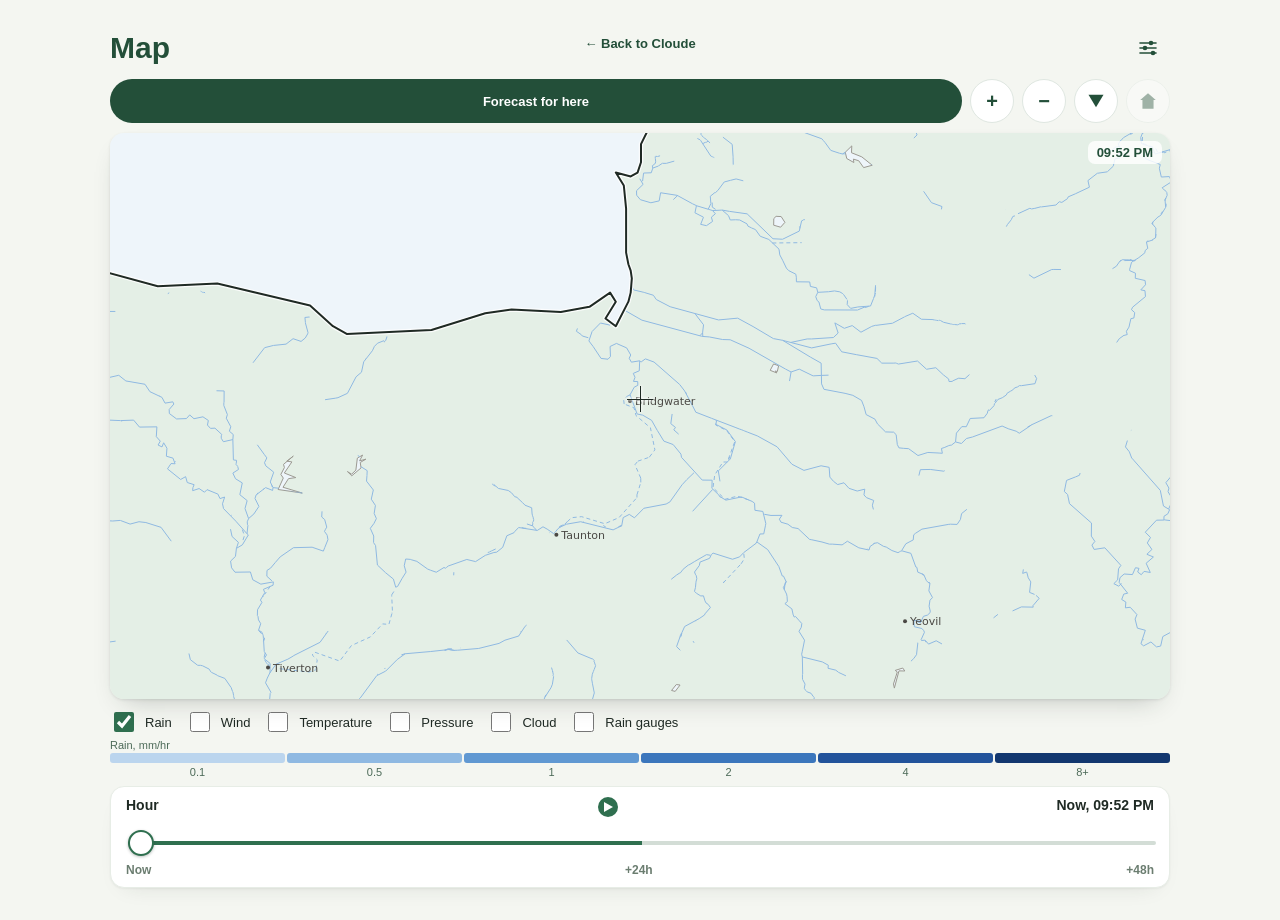
<file: map.html>
<!doctype html>
<html lang="en">
<head>
  <meta charset="utf-8">
  <script>
    // Catches any uncaught error or promise rejection on this page and
    // shows it directly, in plain text, at the very top of the page —
    // added specifically because there's no way to see a real browser
    // console on an iPad, so a silent crash here (blank map, no error
    // text from mapStatus/mapTerrainStatus, because the crash happened
    // before those mechanisms even ran) was otherwise completely
    // undiagnosable from the device itself. Deliberately the FIRST
    // script on the page, before app.js/tide.js/map.js — a crash in any
    // of those still gets caught, since this listener is already
    // attached before they even start running. Not meant to stay
    // forever as visible chrome; remove once map.js's actual crash (if
    // this catches one) is found and fixed, but harmless to leave
    // running either way — it stays invisible unless something genuinely
    // throws.
    window.addEventListener("error", function (e) {
      // "ResizeObserver loop ..." is a browser notice, not a crash — the
      // layout simply took more than one pass to settle. Not shown.
      if (/ResizeObserver loop/.test(e.message || "")) return;
      showPageCrashBanner((e.error && e.error.stack) || e.message || String(e));
    });
    window.addEventListener("unhandledrejection", function (e) {
      showPageCrashBanner((e.reason && e.reason.stack) || (e.reason && e.reason.message) || String(e.reason));
    });
    function showPageCrashBanner(text) {
      var el = document.getElementById("pageCrashBanner");
      if (!el) {
        el = document.createElement("pre");
        el.id = "pageCrashBanner";
        el.style.cssText = "position:relative;z-index:9999;margin:0;padding:12px 14px;background:#7a1f1f;color:#fff;font:12px/1.4 ui-monospace,monospace;white-space:pre-wrap;word-break:break-word;";
        document.body.insertBefore(el, document.body.firstChild);
      }
      el.textContent += (el.textContent ? "\n\n" : "") + text;
    }
  </script>
  <script>
    // Applies a saved colour theme before the page paints — see index.html
    // for the full explanation; duplicated identically in every page's head.
    (function () {
      try {
        var theme = localStorage.getItem("forecast-compare:theme");
        if (theme && theme !== "mint") document.documentElement.dataset.theme = theme;
      } catch {}
    })();
  </script>
  <meta name="viewport" content="width=device-width,initial-scale=1,viewport-fit=cover,maximum-scale=1,user-scalable=no">
  <!-- maximum-scale=1/user-scalable=no is deliberately only on THIS
       page, not copied into the other pages' otherwise-identical head.
       This page has a drag-panning canvas that already blocks the
       browser's default touch handling (touch-action: none) — iOS's
       own page-level double-tap/pinch zoom was a real, reported
       annoyance regardless, landing on the canvas and its surrounding
       buttons alike during ordinary use ("scrolling around and
       stabbing at the screen"). Originally this was ALSO fighting the
       page's own double-tap-to-zoom gesture specifically, before that
       gesture was removed entirely (see the panning section of map.js
       for why) — but the plain iOS-zoom-during-ordinary-use annoyance
       was real on its own and is reason enough to keep this regardless
       of that gesture's fate. Turning off the BROWSER's zoom here
       doesn't touch iOS's actual accessibility Zoom feature (Settings >
       Accessibility > Zoom) — that's a separate, OS-level magnifier
       unaffected by this setting. What it does remove is casual
       pinch-to-read-small-text as a fallback, which matters on
       Compare's table or Settings' labels — neither of which lives on
       this page, so nothing here is scoped more broadly than the
       actual complaint. -->
  <meta name="theme-color" content="#2f6f4f">
  <link rel="manifest" href="manifest.json">
  <link rel="apple-touch-icon" href="apple-touch-icon.png">
  <meta name="apple-mobile-web-app-capable" content="yes">
  <meta name="apple-mobile-web-app-status-bar-style" content="default">
  <meta name="apple-mobile-web-app-title" content="Cloude">
  <title>Map — Cloude</title>
  <link rel="stylesheet" href="style.css">
</head>
<body>
  <main class="app">
    <header>
      <!-- Reuses the exact same .title-bar/.title-bar-right structure the
           front page's header already uses (see index.html), rather than
           a bespoke layout for this page — settings icon left, title
           centred, and (in place of the front page's place chip)
           "Back to Cloude" sits in the same right-hand slot. Same classes
           means same phone/iPad behaviour for free: icon in the true
           top-left corner on a phone, and icon+back-link grouped at the
           right of a centred title on iPad — identical to how the front
           page itself already differs between the two, not a new
           inconsistency. Replaces the old standalone right-aligned
           back-link sitting above its own separate, centred <h1>. -->
      <div class="title-bar">
        <a href="settings.html" class="settings-icon-button" aria-label="Settings">
          <svg width="20" height="20" viewBox="0 0 20 20" fill="none" aria-hidden="true">
            <line x1="2" y1="5" x2="18" y2="5" stroke="currentColor" stroke-width="1.6" stroke-linecap="round"/>
            <circle cx="13" cy="5" r="2.3" fill="currentColor"/>
            <line x1="2" y1="10" x2="18" y2="10" stroke="currentColor" stroke-width="1.6" stroke-linecap="round"/>
            <circle cx="7" cy="10" r="2.3" fill="currentColor"/>
            <line x1="2" y1="15" x2="18" y2="15" stroke="currentColor" stroke-width="1.6" stroke-linecap="round"/>
            <circle cx="15" cy="15" r="2.3" fill="currentColor"/>
          </svg>
        </a>
        <h1 class="map-page-title">Map</h1>
        <div class="title-bar-right">
          <p class="back-link back-link-inline"><a href="index.html">&larr; Back to Cloude</a></p>
        </div>
      </div>
    </header>

    <!-- Controls sit ABOVE the map, not beside or below it: there is more
         width to spend up here, a thumb reaching the bottom of the screen
         doesn't cover them, and a side rail would eat into the map itself.

         "Forecast for here" is a plain persistent button rather than a
         prompt that appears after you stop dragging. A prompt would fire
         every time you paused to look at something, which is exactly the
         interrupting behaviour this app deliberately avoids.

         Zoom buttons were originally removed in favour of double-tap
         alone, then brought back after iOS's own double-tap zoom kept
         firing through it, making the app's own gesture unreliable — a
         button can't be intercepted by an OS gesture at all. The
         double-tap gesture itself has SINCE been removed entirely, not
         just supplemented (see the panning section of map.js): it was
         colliding with taps on saved-place markers, where a marker tap
         followed shortly by an ordinary tap elsewhere could read as a
         double-tap and zoom unexpectedly. Buttons are now the only way
         to zoom. Room for them was made by dropping the distance
         readout from "Forecast for here" (the crosshair already shows
         where "here" is).

         An on-map arrow pointing toward Home when it was off-screen was
         tried and removed again — the arrow point clamps to the canvas
         EDGE along the right angle, which has nothing to do with real
         geography, so it could land anywhere: over open water, in a
         town Home has nothing to do with, wherever the angle happened
         to hit the border. Confirmed on a real device as actively
         misleading (it looked like Home sat in the Severn estuary) for
         a feature that was only ever a nice-to-have.

         Home and Go-to briefly lived in their own row in the header,
         mirroring the front page's title-bar — moved back down here
         once "Add to forecast" (see map.js) stopped needing its own
         button, which freed enough width on this single row for all
         five controls to fit without the header needing a second row
         at all. -->
    <div class="map-controls">
      <button id="mapAdopt" type="button" class="map-adopt map-adopt-compact">Forecast for here</button>
      <button id="mapZoomIn" type="button" class="map-nav-button map-zoom-button" aria-label="Zoom in">+</button>
      <button id="mapZoomOut" type="button" class="map-nav-button map-zoom-button" aria-label="Zoom out">&minus;</button>
      <button id="mapGoTo" type="button" class="map-icon-button" aria-label="Go to a saved place" aria-haspopup="true" aria-expanded="false">
        <!-- Same downward-pointing triangle as the saved-place markers
             on the map itself (see map.js), so the button visually
             reads as "open the list of those triangles" rather than as
             an unrelated new symbol. -->
        <svg width="16" height="16" viewBox="0 0 16 16" aria-hidden="true">
          <path d="M2 3 L14 3 L8 13 Z" fill="currentColor"/>
        </svg>
      </button>
      <button id="mapHome" type="button" class="map-icon-button" aria-label="Home">
        <svg width="16" height="16" viewBox="0 0 18 18" aria-hidden="true">
          <path d="M9 2 L16 8 L14 8 L14 16 L4 16 L4 8 L2 8 Z" fill="currentColor"/>
        </svg>
      </button>
      <div id="mapGoToMenu" class="map-goto-menu" hidden></div>

      <!-- Replaces a native confirm() for the "also save this place?"
           question — a native dialog's buttons are OS-controlled and
           can't be relabelled from the page at all, and its default
           wording ("Cancel") read as "cancel adopting the forecast",
           when Cancel here was only ever meant to mean "don't ALSO
           save it" — adopting itself was never in question either way.
           Plain Yes/No removes that ambiguity outright. -->
      <div id="mapSaveConfirmBackdrop" class="map-confirm-backdrop" hidden></div>
      <div id="mapSaveConfirm" class="map-confirm" role="alertdialog" aria-modal="true" aria-labelledby="mapSaveConfirmText" hidden>
        <p id="mapSaveConfirmText">Also save this as a place?</p>
        <div class="map-confirm-actions">
          <button id="mapSaveConfirmNo" type="button" class="map-confirm-no">No</button>
          <button id="mapSaveConfirmYes" type="button" class="map-confirm-yes">Yes</button>
        </div>
      </div>
    </div>

    <div class="map-stage">
      <canvas id="mapCanvas"></canvas>
      <!-- Drawn in the DOM rather than on the canvas so it never has to be
           redrawn during a pan — the centre never moves relative to the
           viewport, only the world underneath it does. -->
      <div class="map-crosshair" aria-hidden="true"></div>
      <div id="mapScale" class="map-scale"></div>
    </div>

    <!-- Independent toggles, not a single-layer picker — see the note by
         MAP_LAYER_DEFAULTS in map.js for why they can all be on together
         (and what that costs visually when they are). Cloud added
         alongside the original four — a single translucent grey wash
         (see map.js's own Cloud layer note on why it's one wash, not
         three) combining the three real bands rather than a wash per
         band. -->
    <!-- Independent toggles, not a single-layer picker — see the note by
         MAP_LAYER_DEFAULTS in map.js for why they can all be on together
         (and what that costs visually when they are). Cloud added
         alongside the original four — see map.js's own Cloud layer note
         for why it's one translucent wash rather than a wash per band. -->
    <div class="map-layer-toggles">
      <label class="check"><input type="checkbox" id="mapLayer_rain"><span>Rain</span></label>
      <label class="check"><input type="checkbox" id="mapLayer_wind"><span>Wind</span></label>
      <label class="check"><input type="checkbox" id="mapLayer_temperature"><span>Temperature</span></label>
      <label class="check"><input type="checkbox" id="mapLayer_pressure"><span>Pressure</span></label>
      <label class="check"><input type="checkbox" id="mapLayer_cloud"><span>Cloud</span></label>
      <!-- Environment Agency rain gauges — not a weather layer, a picker
           for which gauges count as "actual" rain. Markers only appear
           at the closest zoom; see the rain-gauges layer in map.js. -->
      <label class="check"><input type="checkbox" id="mapLayer_gauges"><span>Rain gauges</span></label>
    </div>
    <!-- What to do next, how many gauges are chosen, and the EA's
         required attribution line. Filled in by updateRainGaugeHint()
         in map.js; hidden whenever the gauge layer is off. -->
    <p id="mapGaugeHint" hidden style="margin:0.4em 0 0;font-size:0.85em;line-height:1.4;opacity:0.8"></p>
    <!-- Shown only when this device's gauge choice differs from what it
         last saved — sends the whole list through the favourite relay
         (see saveRainGaugeChoice in map.js). -->
    <button id="mapGaugeSave" type="button" class="map-adopt map-adopt-compact" hidden style="margin-top:0.4em">Save gauge choice</button>

    <!-- One row per active colour-wash layer, built by renderMapLegends()
         in map.js — reads the exact same threshold/ramp arrays the
         layers themselves paint with, so this can never drift out of
         sync with what's actually on screen. -->
    <div id="mapLegends" aria-live="polite"></div>

    <p id="mapStatus" class="actual-status status-error-only"></p>

    <!-- Terrain has no toggle (it's always-on decoration, not a data
         layer — see map.js), so it had no way at all to tell you
         something had gone wrong fetching it: failures were console-only,
         invisible on a phone/tablet with no way to open dev tools. This
         surfaces exactly what map.js's own weather-grid status already
         does (a plain named reason, not a generic "something went
         wrong"), purely so a silent decoration failure is actually
         diagnosable from the device itself. -->
    <p id="mapTerrainStatus" class="actual-status status-error-only"></p>

    <section class="controls">
      <div class="rollback">
        <!-- Same shape as the front page's own .hour-slider-title now
             (see index.html) — the icon button sits inline between the
             two existing labels rather than in its own row below, and
             is the same shared .hour-play-icon markup/class so the two
             pages can never visually drift apart again. Was a plain
             full-size text "Play"/"Pause" button on its own row; moved
             here specifically because it was asked to match the front
             page, not because anything about the old placement was
             broken on its own. -->
        <div class="rollback-title">
          <strong>Hour</strong>
          <button id="mapHourPlay" type="button" class="hour-play-icon" aria-label="Play">
            <svg class="hour-play-icon-play" width="10" height="10" viewBox="0 0 10 10" aria-hidden="true">
              <path d="M1 0 L10 5 L1 10 Z" fill="currentColor"/>
            </svg>
            <svg class="hour-play-icon-pause" width="10" height="10" viewBox="0 0 10 10" aria-hidden="true" style="display:none">
              <rect x="0" y="0" width="3" height="10" fill="currentColor"/>
              <rect x="6" y="0" width="3" height="10" fill="currentColor"/>
            </svg>
          </button>
          <span id="mapHourLabel">Now</span>
        </div>
        <input id="mapHour" type="range" min="0" max="47" step="1" value="0">
        <div class="range-labels">
          <span>Now</span>
          <span>+24h</span>
          <span>+48h</span>
        </div>
      </div>
    </section>

    <!-- Reduced to Settings alone — Compare/Solar/Help all live behind it
         now, and "← Back to Cloude" above already covers the one other
         place people actually jump to from here. A four-link row cost
         more vertical space than it earned on a page whose whole point is
         the map itself; see the deeper #mapCanvas aspect-ratio in
         style.css, freed up by the same trim. -->
  </main>

  <script src="app.js"></script>
  <script src="tide.js"></script>
  <script src="map.js"></script>
  <script>
    if ("serviceWorker" in navigator) {
      window.addEventListener("load", () => navigator.serviceWorker.register("sw.js"));
    }
  </script>
</body>
</html>
</file>
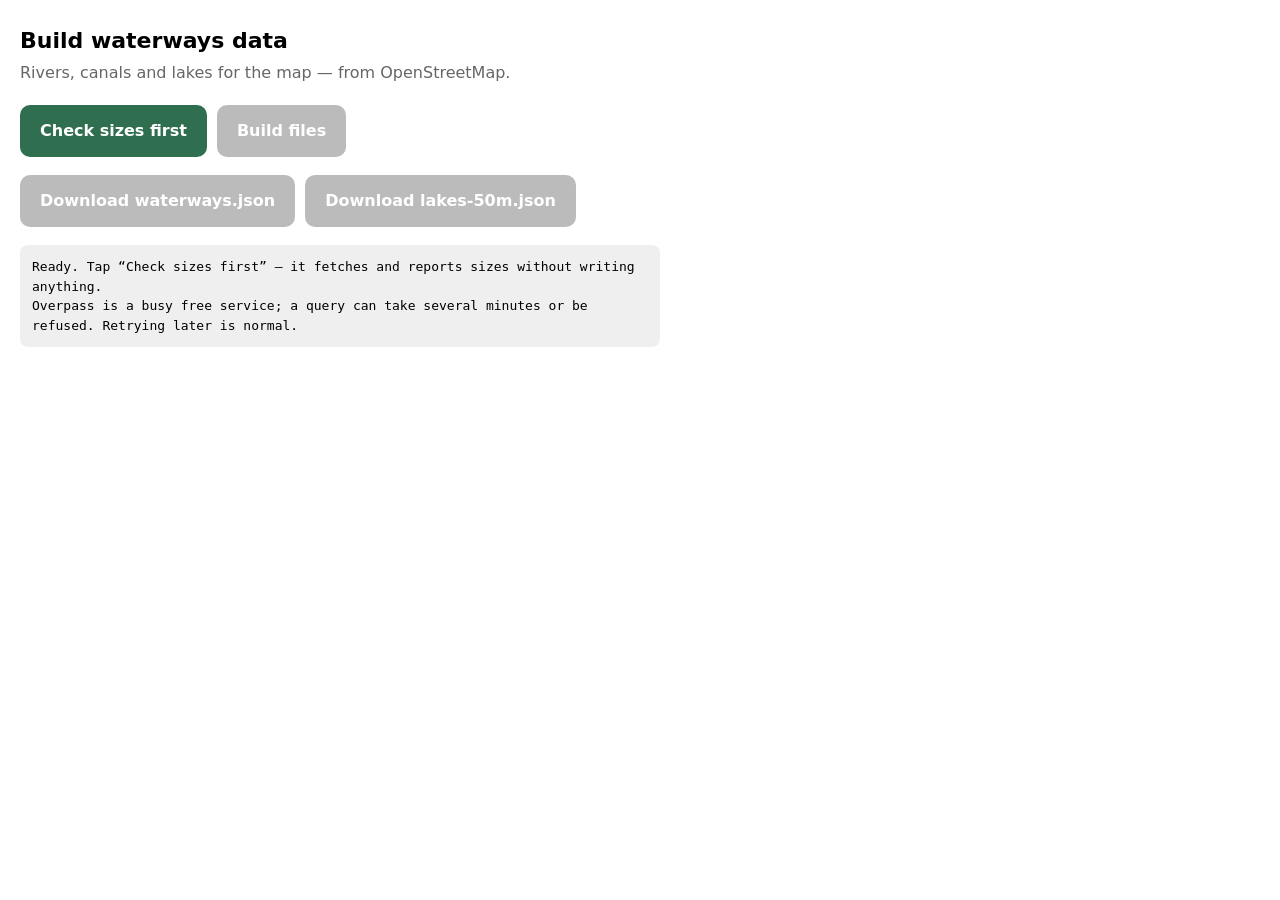
<file: prepare-waterways-data.html>
<!doctype html>
<html lang="en">
<head>
<meta charset="utf-8">
<meta name="viewport" content="width=device-width,initial-scale=1">
<title>Build waterways data — Cloude</title>
<!--
  One-off tool, same pattern as prepare-elevation-data.html. Produces
  data/waterways.json (rivers + canals) and data/lakes-50m.json (lakes),
  from OpenStreetMap via the Overpass API.

  MEASURE FIRST, COMMIT SECOND
  The whole point of "Check sizes" below is to find out what this data
  actually weighs BEFORE anything lands in the repo. Estimating file
  sizes from memory is exactly the kind of guessing that wasted a lot of
  time on the elevation build, so this asks the server instead. Rivers
  and canals only — no streams, drains or ditches: those outnumber real
  waterways by a large factor and would be visual noise at a map zoom of
  60-125 miles across, quite apart from the download.

  ATTRIBUTION — REQUIRED, NOT OPTIONAL
  OpenStreetMap data is ODbL licensed. Using it means crediting
  "© OpenStreetMap contributors" somewhere visible. Add that to help.html
  before shipping this data. (Natural Earth, used for the coastline, is
  public domain and needs no such credit — this is a genuinely new
  obligation, not a copy of the existing arrangement.)

  Overpass is a free, shared, heavily-used service. The queries below are
  large, so they can be slow or refused at busy times. If one times out,
  wait a few minutes and try again rather than hammering it — and note
  this only ever needs to run once.
-->
<style>
  :root { color-scheme: light dark; }
  body { font: 16px/1.5 -apple-system, system-ui, sans-serif; margin: 0; padding: 24px 20px 60px; max-width: 640px; }
  h1 { font-size: 22px; margin: 0 0 4px; }
  .sub { color: #666; margin: 0 0 20px; }
  button { font: inherit; font-weight: 600; padding: 14px 20px; border-radius: 10px; border: 0; background: #2f6f4f; color: #fff; min-height: 48px; }
  button.secondary { background: #6b6b6b; }
  button:disabled { opacity: .45; }
  .row { display: flex; gap: 10px; flex-wrap: wrap; margin: 18px 0; }
  #log { margin-top: 18px; padding: 12px; border-radius: 8px; background: rgba(127,127,127,.12); font-family: ui-monospace, monospace; font-size: 13px; white-space: pre-wrap; max-height: 340px; overflow-y: auto; }
  .warn { color: #b5541c; }
  .done { color: #2f6f4f; font-weight: 600; }
  table { border-collapse: collapse; margin-top: 12px; width: 100%; }
  th, td { text-align: left; padding: 6px 8px; border-bottom: 1px solid rgba(127,127,127,.3); font-size: 14px; }
  td.n { text-align: right; font-variant-numeric: tabular-nums; }
</style>
</head>
<body>

<h1>Build waterways data</h1>
<p class="sub">Rivers, canals and lakes for the map — from OpenStreetMap.</p>

<div class="row">
  <button id="measure">Check sizes first</button>
  <button id="build" class="secondary" disabled>Build files</button>
</div>
<div id="results"></div>

<div class="row">
  <button id="dlWater" class="secondary" disabled>Download waterways.json</button>
  <button id="dlLakes" class="secondary" disabled>Download lakes-50m.json</button>
</div>

<div id="log"></div>

<script>
// Great Britain + Ireland bounding box, matching the elevation grid.
const BBOX = "49.8,-8.4,61.0,2.0";
// Public Overpass instances. If the first is busy or rate-limited the
// next is tried — this is a free shared service and refusals are normal.
const ENDPOINTS = [
  "https://overpass-api.de/api/interpreter",
  "https://overpass.kumi.systems/api/interpreter"
];

// Rivers and canals only. `waterway=river` and `waterway=canal` are the
// navigable/fishable watercourses; stream, drain and ditch are
// deliberately excluded (see the note at the top of this file).
const QUERY_WATERWAYS = `[out:json][timeout:600];
(way["waterway"~"^(river|canal)$"](${BBOX}););
out geom;`;

// Lakes: natural=water plus the reservoir/lake water types, filtered by
// size below so the file isn't dominated by farm ponds.
const QUERY_LAKES = `[out:json][timeout:600];
(
  way["natural"="water"]["water"~"^(lake|reservoir)$"](${BBOX});
  relation["natural"="water"]["water"~"^(lake|reservoir)$"](${BBOX});
);
out geom;`;

const $ = id => document.getElementById(id);
let waterways = null, lakes = null;

function log(m, cls) {
  const d = document.createElement("div");
  if (cls) d.className = cls;
  d.textContent = m;
  $("log").appendChild(d);
  $("log").scrollTop = $("log").scrollHeight;
}

async function overpass(query, label) {
  for (const url of ENDPOINTS) {
    try {
      log(`Querying ${label} from ${new URL(url).hostname}… (can take several minutes)`);
      const res = await fetch(url, {
        method: "POST",
        body: "data=" + encodeURIComponent(query),
        headers: { "Content-Type": "application/x-www-form-urlencoded" }
      });
      if (res.status === 429 || res.status === 504) {
        log(`  server busy (${res.status}) — trying the next one`, "warn");
        continue;
      }
      if (!res.ok) throw new Error(`HTTP ${res.status}`);
      const data = await res.json();
      log(`  got ${data.elements.length.toLocaleString()} ${label}.`);
      return data;
    } catch (err) {
      log(`  failed: ${err.message}`, "warn");
    }
  }
  throw new Error(`Couldn't fetch ${label} from any Overpass server. Wait a few minutes and try again.`);
}

// Douglas-Peucker simplification. OSM geometry is far more detailed than
// a map 60-125 miles across can show — keeping every vertex would cost a
// lot of bytes to draw sub-pixel wiggles nobody can see.
function simplify(points, tolerance) {
  if (points.length < 3) return points;
  let maxDist = 0, index = 0;
  const [x1, y1] = points[0], [x2, y2] = points[points.length - 1];
  for (let i = 1; i < points.length - 1; i++) {
    const [x0, y0] = points[i];
    const dx = x2 - x1, dy = y2 - y1;
    const denom = Math.hypot(dx, dy);
    const dist = denom === 0
      ? Math.hypot(x0 - x1, y0 - y1)
      : Math.abs(dy * x0 - dx * y0 + x2 * y1 - y2 * x1) / denom;
    if (dist > maxDist) { maxDist = dist; index = i; }
  }
  if (maxDist > tolerance) {
    return simplify(points.slice(0, index + 1), tolerance)
      .slice(0, -1)
      .concat(simplify(points.slice(index), tolerance));
  }
  return [points[0], points[points.length - 1]];
}

// ~0.002° is roughly 200m — below what a pixel covers at these zooms.
const TOLERANCE = 0.002;

function buildWaterways(data) {
  const features = [];
  for (const el of data.elements) {
    if (!el.geometry || el.geometry.length < 2) continue;
    let coords = el.geometry.map(g => [+g.lon.toFixed(4), +g.lat.toFixed(4)]);
    coords = simplify(coords, TOLERANCE);
    if (coords.length < 2) continue;
    features.push({
      type: "Feature",
      // Only the kind is kept — no names, no OSM ids, no other tags. The
      // map draws these as plain blue lines and never labels them, so
      // anything else would be bytes downloaded to be ignored.
      properties: { kind: el.tags?.waterway === "canal" ? "canal" : "river" },
      geometry: { type: "LineString", coordinates: coords }
    });
  }
  return { type: "FeatureCollection", features };
}

function buildLakes(data) {
  const features = [];
  for (const el of data.elements) {
    if (!el.geometry || el.geometry.length < 4) continue;
    let coords = el.geometry.map(g => [+g.lon.toFixed(4), +g.lat.toFixed(4)]);
    coords = simplify(coords, TOLERANCE);
    if (coords.length < 4) continue;
    // Rough bounding-box area filter, in square degrees. Small ponds are
    // invisible at this map's zoom range and would dominate the feature
    // count — Windermere and Loch Ness are the point of this layer.
    const lons = coords.map(c => c[0]), lats = coords.map(c => c[1]);
    const area = (Math.max(...lons) - Math.min(...lons)) * (Math.max(...lats) - Math.min(...lats));
    if (area < 0.00005) continue;
    if (coords[0][0] !== coords[coords.length - 1][0] || coords[0][1] !== coords[coords.length - 1][1]) {
      coords.push(coords[0]); // close the ring
    }
    features.push({
      type: "Feature",
      properties: {},
      geometry: { type: "Polygon", coordinates: [coords] }
    });
  }
  return { type: "FeatureCollection", features };
}

function kb(obj) { return (new Blob([JSON.stringify(obj)]).size / 1024).toFixed(0); }

function showResults() {
  const rows = [];
  if (waterways) {
    const rivers = waterways.features.filter(f => f.properties.kind === "river").length;
    const canals = waterways.features.filter(f => f.properties.kind === "canal").length;
    rows.push(["Rivers", rivers, ""], ["Canals", canals, ""],
              ["waterways.json", waterways.features.length, kb(waterways) + " KB"]);
  }
  if (lakes) rows.push(["lakes-50m.json", lakes.features.length, kb(lakes) + " KB"]);
  if (!rows.length) return;
  $("results").innerHTML =
    "<table><tr><th>Layer</th><th class='n'>Features</th><th class='n'>Size</th></tr>" +
    rows.map(r => `<tr><td>${r[0]}</td><td class="n">${r[1].toLocaleString()}</td><td class="n">${r[2]}</td></tr>`).join("") +
    "</table>";
}

async function run(measureOnly) {
  $("measure").disabled = true; $("build").disabled = true;
  try {
    const w = await overpass(QUERY_WATERWAYS, "rivers and canals");
    waterways = buildWaterways(w);
    const l = await overpass(QUERY_LAKES, "lakes");
    lakes = buildLakes(l);
    showResults();
    log("");
    log(`Waterways: ${kb(waterways)} KB. Lakes: ${kb(lakes)} KB.`, "done");
    log("For comparison, coastline-50m.json is about 204 KB and elevation-uk.json about 52 KB.");
    if (measureOnly) {
      log("Nothing has been written. Tap Download if these sizes look acceptable.", "done");
    }
    $("dlWater").disabled = false;
    $("dlLakes").disabled = false;
  } catch (err) {
    log(err.message, "warn");
  } finally {
    $("measure").disabled = false;
    $("build").disabled = false;
  }
}

function download(obj, name) {
  const a = document.createElement("a");
  a.href = URL.createObjectURL(new Blob([JSON.stringify(obj)], { type: "application/json" }));
  a.download = name;
  a.click();
  setTimeout(() => URL.revokeObjectURL(a.href), 5000);
}

$("measure").onclick = () => run(true);
$("build").onclick = () => run(false);
$("dlWater").onclick = () => download(waterways, "waterways.json");
$("dlLakes").onclick = () => download(lakes, "lakes-50m.json");

log("Ready. Tap \u201cCheck sizes first\u201d \u2014 it fetches and reports sizes without writing anything.");
log("Overpass is a busy free service; a query can take several minutes or be refused. Retrying later is normal.");
</script>
</body>
</html>
</file>
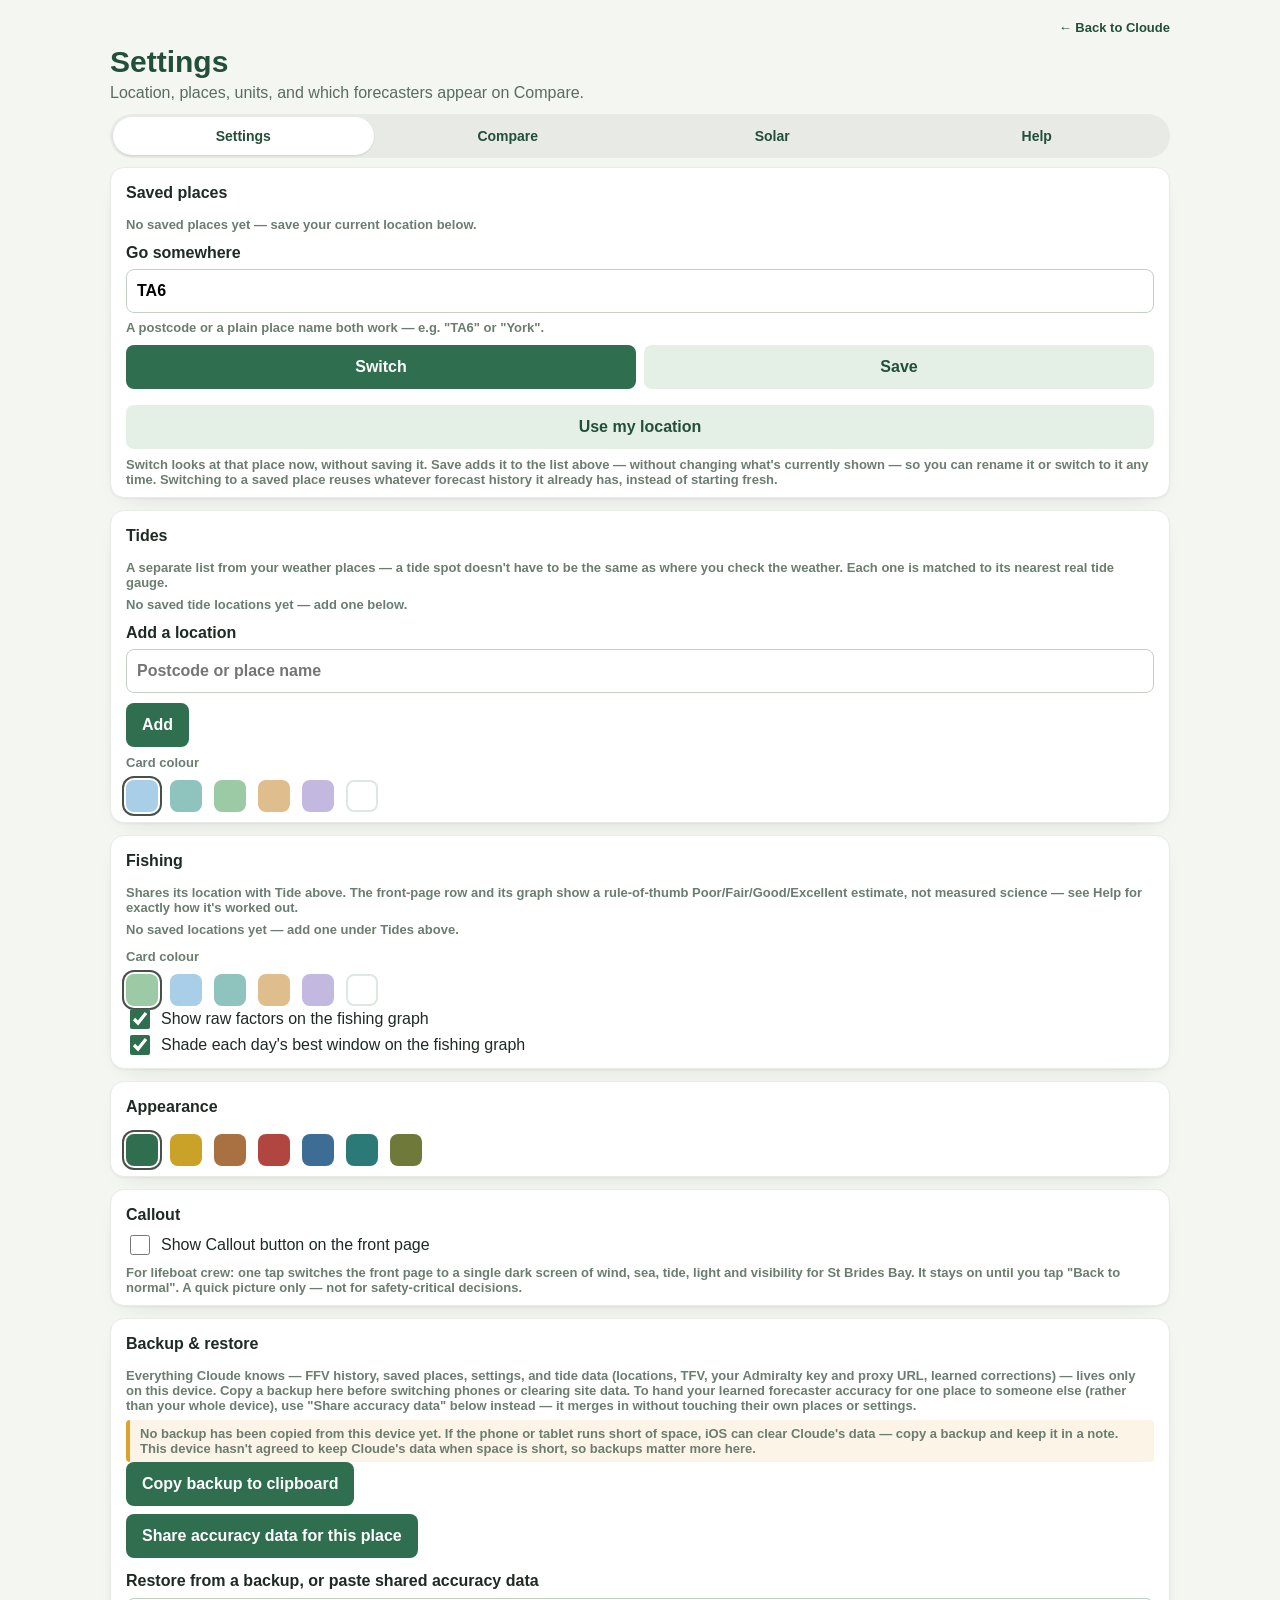
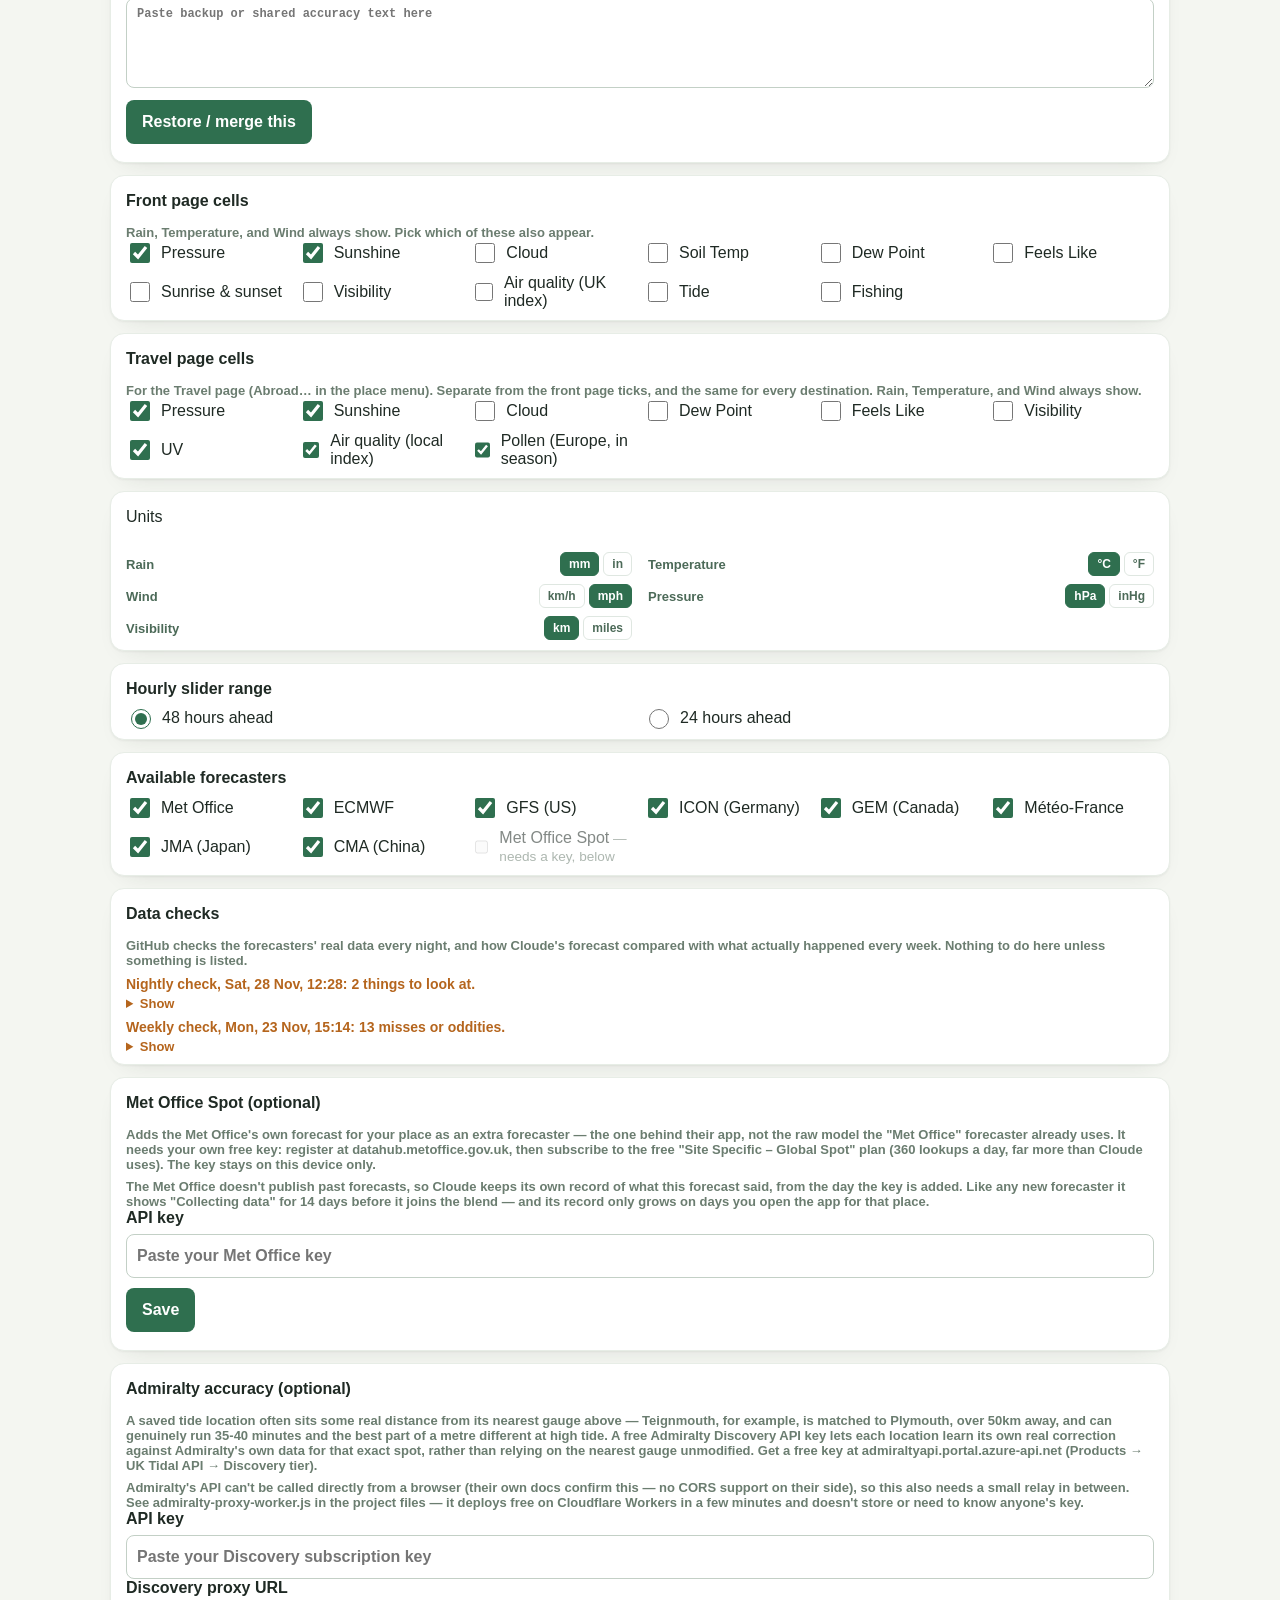
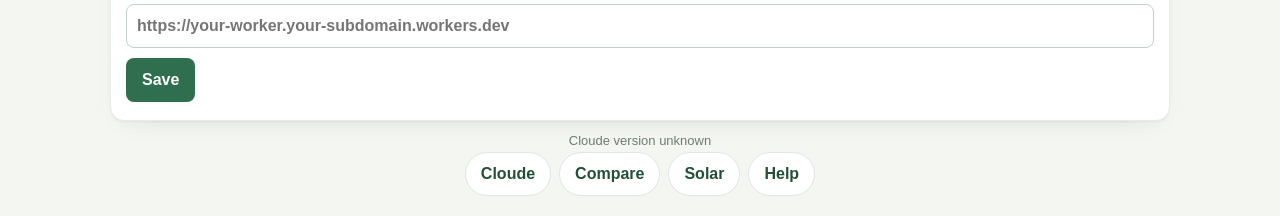
<file: settings.html>
<!doctype html>
<html lang="en">
<head>
  <meta charset="utf-8">
  <script>
    // Applies a saved colour theme before the page paints — see index.html
    // for the full explanation; duplicated identically in every page's head.
    (function () {
      try {
        var theme = localStorage.getItem("forecast-compare:theme");
        if (theme && theme !== "mint") document.documentElement.dataset.theme = theme;
      } catch {}
    })();
  </script>
  <meta name="viewport" content="width=device-width,initial-scale=1">
  <meta name="theme-color" content="#2f6f4f">
  <link rel="manifest" href="manifest.json">
  <link rel="apple-touch-icon" href="apple-touch-icon.png">
  <meta name="apple-mobile-web-app-capable" content="yes">
  <meta name="apple-mobile-web-app-status-bar-style" content="default">
  <meta name="apple-mobile-web-app-title" content="Cloude">
  <title>Settings — Cloude</title>
  <link rel="stylesheet" href="style.css">
</head>
<body>
  <main class="app">
    <header>
      <p class="back-link"><a id="settingsBack" href="index.html">&larr; Back to Cloude</a></p>
      <script>
        // Opened from the Travel page: the back link goes back to Travel
        // rather than the front page. Remembered for this visit (session
        // only), so a trip into Help and back still returns to Travel;
        // opening Settings from the front page clears it again.
        (function () {
          try {
            var ref = document.referrer ? new URL(document.referrer) : null;
            if (ref && ref.origin === location.origin) {
              if (/\/travel\.html$/.test(ref.pathname)) sessionStorage.setItem("cloude:settingsFrom", "travel");
              // Only Help (and Settings itself) keep the way back to Travel.
              else if (!/\/(help|settings)\.html$/.test(ref.pathname)) sessionStorage.removeItem("cloude:settingsFrom");
            }
            if (sessionStorage.getItem("cloude:settingsFrom") === "travel") {
              var a = document.getElementById("settingsBack");
              a.href = "travel.html";
              a.textContent = "\u2190 Back to Travel";
            }
          } catch (e) {}
        })();
      </script>
      <h1>Settings</h1>
      <p>Location, places, units, and which forecasters appear on Compare.</p>
    </header>

    <section class="controls">
      <fieldset>
        <legend>Saved places</legend>
        <div id="placesList" class="places-list"></div>

        <label>
          Go somewhere
          <div class="location-row">
            <input id="postcode" value="TA6" maxlength="40" autocomplete="off" autocapitalize="words" spellcheck="false">
          </div>
        </label>
        <p class="note">A postcode or a plain place name both work — e.g. "TA6" or "York".</p>
        <div id="placeAmbiguityPicker" class="place-ambiguity-picker" hidden></div>
        <div class="location-actions">
          <button id="updateLocation" class="location-action-switch">Switch</button>
          <button id="addCurrentPlace" class="location-action-save">Save</button>
        </div>
        <p id="addPlaceStatus" class="actual-status status-error-only"></p>

        <button id="useMyLocation" type="button" class="geo-button">Use my location</button>
        <p id="geoStatus" class="actual-status status-error-only"></p>

        <p class="note">Switch looks at that place now, without saving it. Save adds it to the list above — without changing what's currently shown — so you can rename it or switch to it any time. Switching to a saved place reuses whatever forecast history it already has, instead of starting fresh.</p>
      </fieldset>
    </section>

    <section class="controls">
      <fieldset>
        <legend>Tides</legend>
        <p class="note">A separate list from your weather places — a tide spot doesn't have to be the same as where you check the weather. Each one is matched to its nearest real tide gauge.</p>
        <div id="tideLocationsList" class="places-list"></div>

        <label>
          Add a location
          <div class="location-row">
            <input id="tideLocationInput" type="text" placeholder="Postcode or place name" maxlength="40" autocomplete="off" autocapitalize="words" spellcheck="false">
          </div>
        </label>
        <div id="tideLocationAmbiguityPicker" class="place-ambiguity-picker" hidden></div>
        <div class="location-actions">
          <button id="addTideLocationButton" type="button">Add</button>
        </div>
        <p id="tideLocationStatus" class="actual-status status-error-only"></p>
        <div id="tideAddToWeatherPrompt" class="add-to-other-prompt" hidden></div>

        <p class="note">Card colour</p>
        <div id="tideCardColorSwatches" class="theme-swatches"></div>
      </fieldset>
    </section>

    <section class="controls">
      <fieldset>
        <legend>Fishing</legend>
        <p class="note">Shares its location with Tide above. The front-page row and its graph show a rule-of-thumb Poor/Fair/Good/Excellent estimate, not measured science — see Help for exactly how it's worked out.</p>
        <div id="fishingMarkTypeList" class="places-list"></div>
        <p class="note">Card colour</p>
        <div id="fishingCardColorSwatches" class="theme-swatches"></div>
        <label class="check">
          <input type="checkbox" id="fishingShowRawToggle">
          <span>Show raw factors on the fishing graph</span>
        </label>
      </fieldset>
    </section>

    <section class="controls">
      <fieldset>
        <legend>Appearance</legend>
        <div id="themeSwatches" class="theme-swatches"></div>
      </fieldset>
    </section>

    <section class="controls">
      <fieldset>
        <legend>Callout</legend>
        <label class="check">
          <input type="checkbox" id="calloutShowButton">
          <span>Show Callout button on the front page</span>
        </label>
        <p class="note">For lifeboat crew: one tap switches the front page to a single dark screen of wind, sea, tide, light and visibility for St Brides Bay. It stays on until you tap "Back to normal". A quick picture only — not for safety-critical decisions.</p>
      </fieldset>
    </section>
    <section class="controls">
      <fieldset>
        <legend>Backup &amp; restore</legend>
        <p class="note">Everything Cloude knows — FFV history, saved places, settings, and tide data (locations, TFV, your Admiralty key and proxy URL, learned corrections) — lives only on this device. Copy a backup here before switching phones or clearing site data. To hand your learned forecaster accuracy for one place to someone else (rather than your whole device), use "Share accuracy data" below instead — it merges in without touching their own places or settings.</p>
        <p id="backupReminder" class="note backup-reminder" aria-live="polite"></p>
        <style>
          .backup-reminder.backup-overdue {
            border-left: 4px solid #e0a030;
            padding: 6px 10px;
            background: rgba(224, 160, 48, 0.12);
            border-radius: 4px;
          }
        </style>
        <button id="exportButton" type="button">Copy backup to clipboard</button>
        <p id="exportStatus" class="actual-status status-error-only"></p>
        <textarea id="exportOutput" class="backup-textarea" readonly hidden></textarea>

        <button id="exportFFVButton" type="button">Share accuracy data for this place</button>
        <p id="exportFFVStatus" class="actual-status status-error-only"></p>
        <textarea id="exportFFVOutput" class="backup-textarea" readonly hidden></textarea>

        <label class="backup-import-label">
          Restore from a backup, or paste shared accuracy data
          <textarea id="importInput" class="backup-textarea" placeholder="Paste backup or shared accuracy text here"></textarea>
        </label>
        <button id="importButton" type="button" class="backup-import-button">Restore / merge this</button>
        <p id="importStatus" class="actual-status status-error-only"></p>
      </fieldset>
    </section>

    <section class="controls">
      <fieldset>
        <legend>Front page cells</legend>
        <p class="note">Rain, Temperature, and Wind always show. Pick which of these also appear.</p>
        <div id="headlineToggles" class="checks"></div>
      </fieldset>
    </section>

    <section class="controls">
      <fieldset>
        <legend>Travel page cells</legend>
        <p class="note">For the Travel page (Abroad… in the place menu). Separate from the front page ticks, and the same for every destination. Rain, Temperature, and Wind always show.</p>
        <div id="travelToggles" class="checks"></div>
      </fieldset>
    </section>

    <section class="controls">
      <legend class="section-legend">Units</legend>
      <div id="conditionUnits"></div>
    </section>

    <section class="controls">
      <fieldset>
        <legend>Hourly slider range</legend>
        <div class="checks">
          <label class="check">
            <input type="radio" name="hourRange" id="hourRange48" value="48">
            <span>48 hours ahead</span>
          </label>
          <label class="check">
            <input type="radio" name="hourRange" id="hourRange24" value="24">
            <span>24 hours ahead</span>
          </label>
        </div>
      </fieldset>
    </section>

    <section class="controls">
      <fieldset>
        <legend>Available forecasters</legend>
        <div id="forecasters" class="checks"></div>
      </fieldset>
    </section>

    <section class="controls">
      <fieldset>
        <legend>Data checks</legend>
        <p class="note">GitHub checks the forecasters' real data every night, and how Cloude's forecast compared with what actually happened every week. Nothing to do here unless something is listed.</p>
        <div id="dataHealth" class="data-checks"><p class="note">Loading…</p></div>
        <div id="weeklyCheck" class="data-checks"></div>
      </fieldset>
    </section>

    <section class="controls">
      <fieldset>
        <legend>Met Office Spot (optional)</legend>
        <p class="note">Adds the Met Office's own forecast for your place as an extra forecaster — the one behind their app, not the raw model the "Met Office" forecaster already uses. It needs your own free key: register at datahub.metoffice.gov.uk, then subscribe to the free "Site Specific – Global Spot" plan (360 lookups a day, far more than Cloude uses). The key stays on this device only.</p>
        <p class="note">The Met Office doesn't publish past forecasts, so Cloude keeps its own record of what this forecast said, from the day the key is added. Like any new forecaster it shows "Collecting data" for 14 days before it joins the blend — and its record only grows on days you open the app for that place.</p>
        <label>
          API key
          <div class="location-row">
            <input id="moSpotKeyInput" type="text" placeholder="Paste your Met Office key" autocomplete="off" autocapitalize="none" spellcheck="false">
          </div>
        </label>
        <div class="location-actions">
          <button id="saveMoSpotKeyButton" type="button">Save</button>
        </div>
        <p id="moSpotKeyStatus" class="actual-status"></p>
      </fieldset>
    </section>

    <section class="controls">
      <fieldset>
        <legend>Admiralty accuracy (optional)</legend>
        <p class="note">A saved tide location often sits some real distance from its nearest gauge above — Teignmouth, for example, is matched to Plymouth, over 50km away, and can genuinely run 35-40 minutes and the best part of a metre different at high tide. A free Admiralty Discovery API key lets each location learn its own real correction against Admiralty's own data for that exact spot, rather than relying on the nearest gauge unmodified. Get a free key at admiraltyapi.portal.azure-api.net (Products → UK Tidal API → Discovery tier).</p>
        <p class="note">Admiralty's API can't be called directly from a browser (their own docs confirm this — no CORS support on their side), so this also needs a small relay in between. See admiralty-proxy-worker.js in the project files — it deploys free on Cloudflare Workers in a few minutes and doesn't store or need to know anyone's key.</p>
        <label>
          API key
          <div class="location-row">
            <input id="discoveryApiKeyInput" type="text" placeholder="Paste your Discovery subscription key" maxlength="80" autocomplete="off" autocapitalize="none" spellcheck="false">
          </div>
        </label>
        <label>
          Discovery proxy URL
          <div class="location-row">
            <input id="discoveryProxyUrlInput" type="text" placeholder="https://your-worker.your-subdomain.workers.dev" maxlength="120" autocomplete="off" autocapitalize="none" spellcheck="false">
          </div>
        </label>
        <div class="location-actions">
          <button id="saveDiscoveryKeyButton" type="button">Save</button>
        </div>
        <p id="discoveryKeyStatus" class="actual-status status-error-only"></p>
      </fieldset>
    </section>

    <p id="appVersion" class="note" style="text-align: center;"></p>

    <nav class="bottom-nav">
      <a href="index.html">Cloude</a>
      <a href="compare.html">Compare</a>
      <a href="solar.html">Solar</a>
      <a href="help.html">Help</a>
    </nav>
  </main>

  <script src="app.js"></script>
  <script src="tide.js"></script>
  <script src="tide-ui.js"></script>
  <script src="fishing.js"></script>
  <script src="fishing-ui.js"></script>
  <script src="travel-fields.js"></script>
  <script src="settings.js"></script>
  <script>
    // Callout tick box. Kept here rather than in settings.js since it's
    // one self-contained setting. Turning it off also ends callout mode,
    // so the front page can never get stuck redirecting.
    (function () {
      var box = document.getElementById("calloutShowButton");
      if (!box) return;
      try { box.checked = localStorage.getItem("cloude-callout:showButton") === "1"; } catch {}
      box.addEventListener("change", function () {
        try {
          if (box.checked) {
            localStorage.setItem("cloude-callout:showButton", "1");
          } else {
            localStorage.removeItem("cloude-callout:showButton");
            localStorage.removeItem("cloude-callout:active");
            localStorage.removeItem("cloude-callout:spot");
          }
        } catch {}
      });
    })();
  </script>
  <script>
    if ("serviceWorker" in navigator) {
      window.addEventListener("load", () => navigator.serviceWorker.register("sw.js"));
    }
  </script>
</body>
</html>
</file>
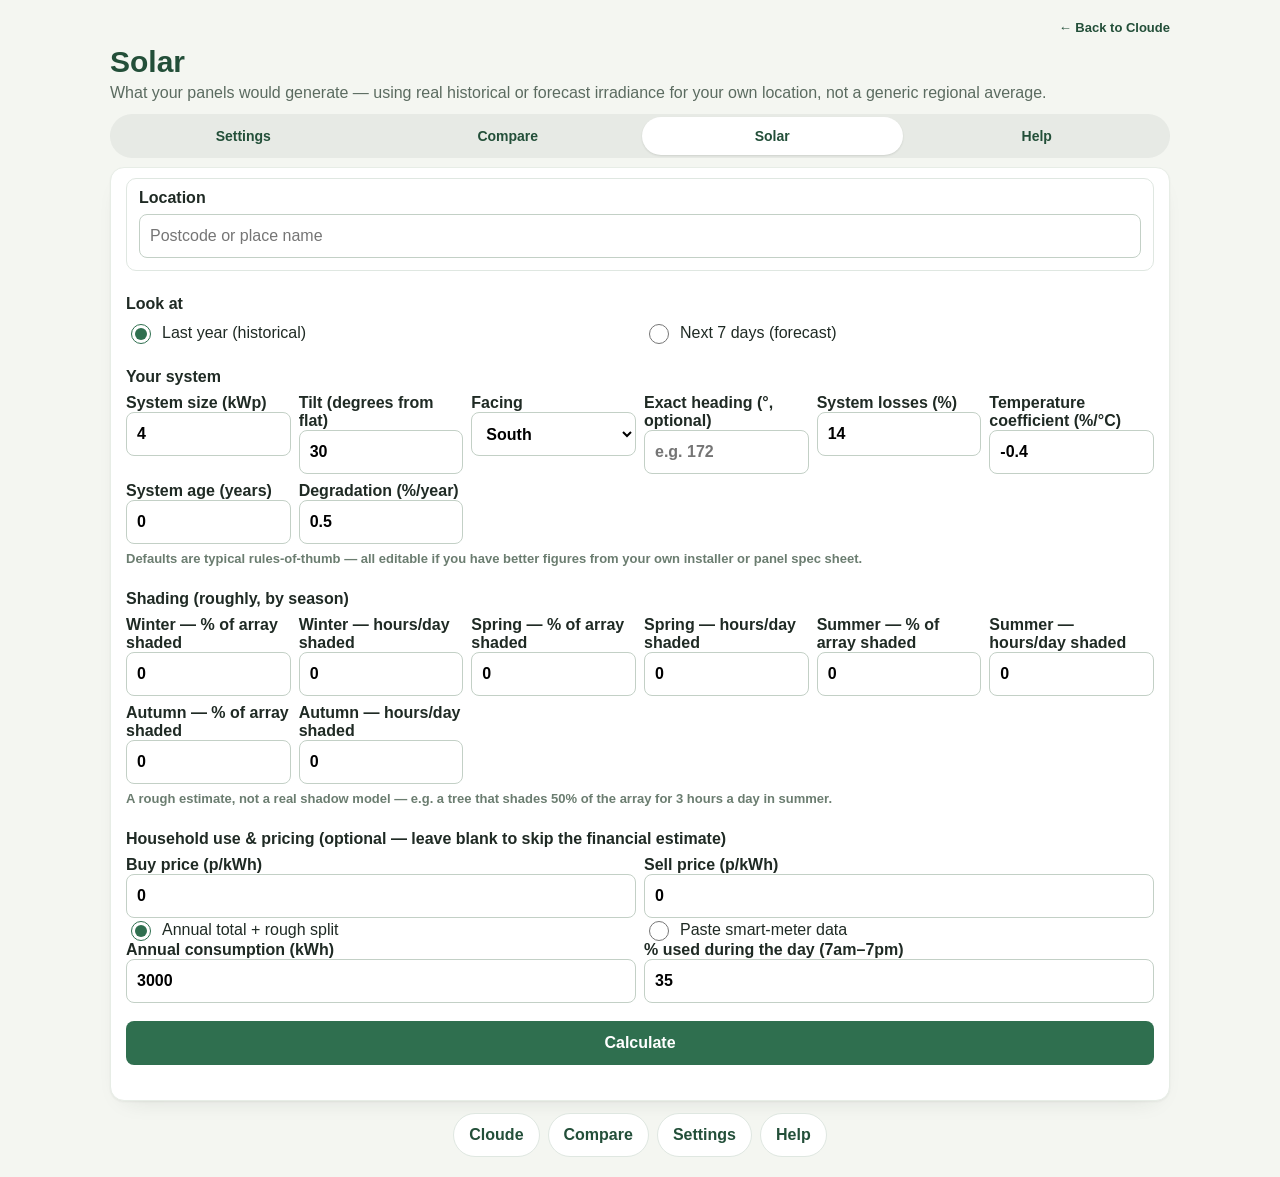
<file: solar.html>
<!DOCTYPE html>
<html lang="en">
<head>
<meta charset="UTF-8">
<meta name="viewport" content="width=device-width, initial-scale=1, viewport-fit=cover">
<title>Solar — Cloude</title>
<link rel="manifest" href="manifest.json">
<link rel="apple-touch-icon" href="apple-touch-icon.png">
<link rel="stylesheet" href="style.css">
</head>
<body>
<div class="app">
  <header>
    <p class="back-link"><a href="index.html">&larr; Back to Cloude</a></p>
    <h1>Solar</h1>
    <p>What your panels would generate — using real historical or forecast irradiance for your own location, not a generic regional average.</p>
  </header>

  <form class="controls" id="solarForm">
    <div class="condition-box">
      <label for="solarLocation">Location</label>
      <div class="location-row">
        <input type="text" id="solarLocation" placeholder="Postcode or place name" autocomplete="off">
      </div>
    </div>

    <fieldset>
      <legend>Look at</legend>
      <div class="checks">
        <label class="check"><input type="radio" name="solarMode" id="modeHistorical" checked> Last year (historical)</label>
        <label class="check"><input type="radio" name="solarMode" id="modeForecast"> Next 7 days (forecast)</label>
      </div>
    </fieldset>

    <fieldset>
      <legend>Your system</legend>
      <div class="checks">
        <label>System size (kWp)
          <input type="number" id="solarSystemKw" value="4" min="0.1" step="0.1">
        </label>
        <label>Tilt (degrees from flat)
          <input type="number" id="solarTilt" value="30" min="0" max="90" step="1">
        </label>
        <label>Facing
          <select id="solarOrientation">
            <option value="S" selected>South</option>
            <option value="SW">South-west</option>
            <option value="SE">South-east</option>
            <option value="W">West</option>
            <option value="E">East</option>
            <option value="NW">North-west</option>
            <option value="NE">North-east</option>
            <option value="N">North</option>
          </select>
        </label>
        <label>Exact heading (°, optional)
          <input type="number" id="solarAzimuthExact" min="0" max="359" step="1" placeholder="e.g. 172">
        </label>
        <label>System losses (%)
          <input type="number" id="solarSystemLoss" value="14" min="0" max="50" step="1">
        </label>
        <label>Temperature coefficient (%/°C)
          <input type="number" id="solarTempCoeff" value="-0.4" step="0.05">
        </label>
        <label>System age (years)
          <input type="number" id="solarSystemAge" value="0" min="0" step="1">
        </label>
        <label>Degradation (%/year)
          <input type="number" id="solarDegradation" value="0.5" min="0" step="0.05">
        </label>
      </div>
      <p class="note">Defaults are typical rules-of-thumb — all editable if you have better figures from your own installer or panel spec sheet.</p>
    </fieldset>

    <fieldset>
      <legend>Shading (roughly, by season)</legend>
      <div class="checks">
        <label>Winter — % of array shaded
          <input type="number" id="shade_winter_pct" value="0" min="0" max="100" step="5">
        </label>
        <label>Winter — hours/day shaded
          <input type="number" id="shade_winter_hours" value="0" min="0" max="16" step="0.5">
        </label>
        <label>Spring — % of array shaded
          <input type="number" id="shade_spring_pct" value="0" min="0" max="100" step="5">
        </label>
        <label>Spring — hours/day shaded
          <input type="number" id="shade_spring_hours" value="0" min="0" max="16" step="0.5">
        </label>
        <label>Summer — % of array shaded
          <input type="number" id="shade_summer_pct" value="0" min="0" max="100" step="5">
        </label>
        <label>Summer — hours/day shaded
          <input type="number" id="shade_summer_hours" value="0" min="0" max="16" step="0.5">
        </label>
        <label>Autumn — % of array shaded
          <input type="number" id="shade_autumn_pct" value="0" min="0" max="100" step="5">
        </label>
        <label>Autumn — hours/day shaded
          <input type="number" id="shade_autumn_hours" value="0" min="0" max="16" step="0.5">
        </label>
      </div>
      <p class="note">A rough estimate, not a real shadow model — e.g. a tree that shades 50% of the array for 3 hours a day in summer.</p>
    </fieldset>

    <fieldset>
      <legend>Household use &amp; pricing (optional — leave blank to skip the financial estimate)</legend>
      <div class="checks">
        <label>Buy price (p/kWh)
          <input type="number" id="solarBuyPrice" value="0" min="0" step="0.1">
        </label>
        <label>Sell price (p/kWh)
          <input type="number" id="solarSellPrice" value="0" min="0" step="0.1">
        </label>
      </div>
      <div class="checks">
        <label class="check"><input type="radio" name="consumptionMode" id="consumptionModeSimple" checked> Annual total + rough split</label>
        <label class="check"><input type="radio" name="consumptionMode" id="consumptionModeCsv"> Paste smart-meter data</label>
      </div>
      <div id="simpleConsumptionFields" class="checks">
        <label>Annual consumption (kWh)
          <input type="number" id="solarAnnualConsumption" value="3000" min="0" step="50">
        </label>
        <label>% used during the day (7am–7pm)
          <input type="number" id="solarDaytimePct" value="35" min="0" max="100" step="1">
        </label>
      </div>
      <div id="csvConsumptionFields" hidden>
        <label for="solarConsumptionCsv">Paste half-hourly or hourly readings (timestamp, kWh — one per line)</label>
        <textarea id="solarConsumptionCsv" class="backup-textarea" placeholder="2025-01-01T00:00,0.18&#10;2025-01-01T00:30,0.15&#10;…"></textarea>
        <p class="note">For a fair comparison against a historical lookup, use readings from the same calendar year (last year).</p>
      </div>
    </fieldset>

    <button type="submit">Calculate</button>
    <p class="note" id="solarStatus"></p>
  </form>

  <div class="comparison" id="solarResults" hidden></div>

  <nav class="bottom-nav">
    <a href="index.html">Cloude</a>
    <a href="compare.html">Compare</a>
    <a href="settings.html">Settings</a>
    <a href="help.html">Help</a>
  </nav>
</div>

<script src="app.js"></script>
<script src="solar.js"></script>
<script src="solar-ui.js"></script>
</body>
</html>
</file>
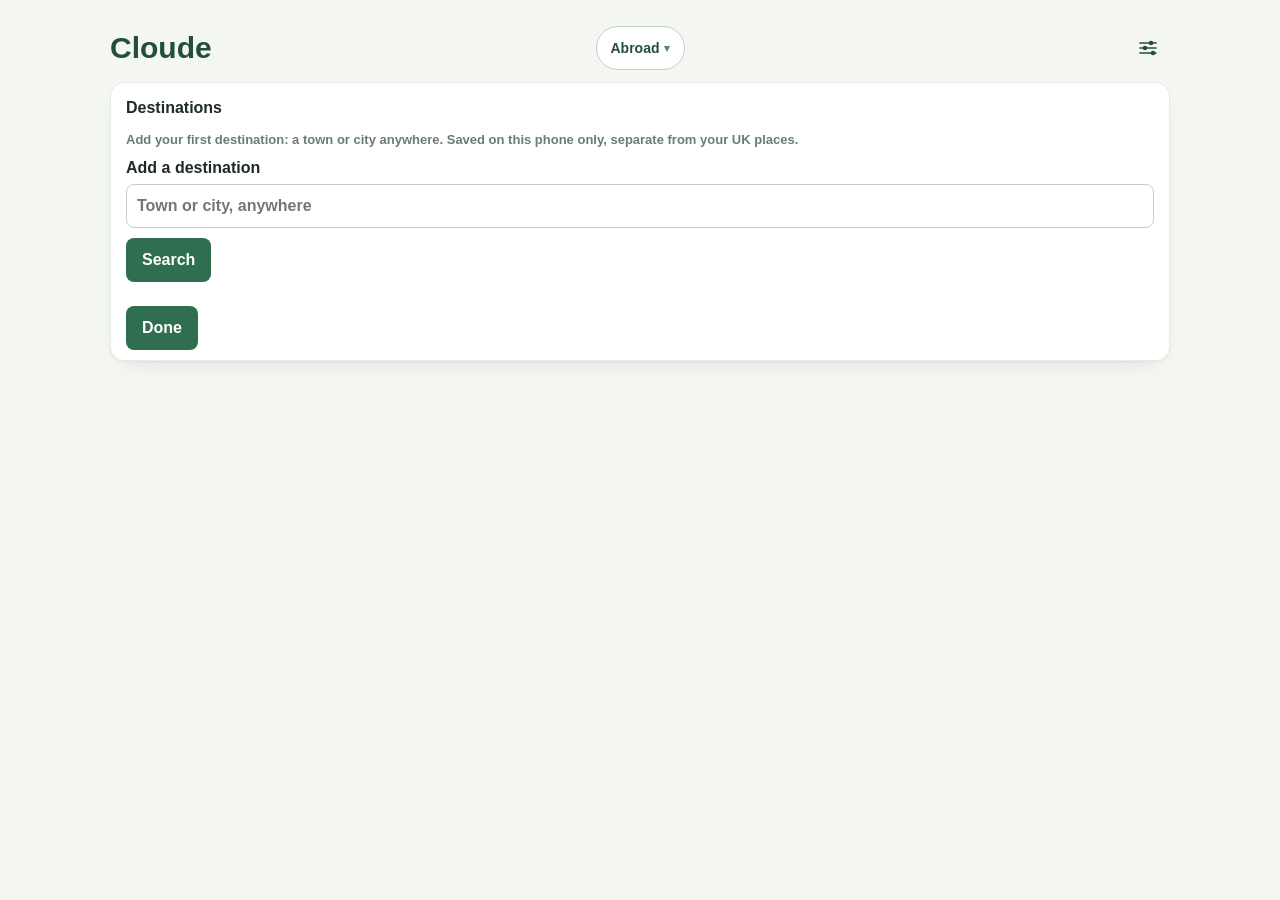
<file: travel.html>
<!doctype html>
<html lang="en">
<head>
  <meta charset="utf-8">
  <script>
    // Same anti-flash theme step as every other page (see index.html).
    (function () {
      try {
        var theme = localStorage.getItem("forecast-compare:theme");
        if (theme && theme !== "mint") document.documentElement.dataset.theme = theme;
      } catch {}
    })();
  </script>
  <meta name="viewport" content="width=device-width,initial-scale=1,viewport-fit=cover">
  <meta name="theme-color" content="#2f6f4f">
  <link rel="manifest" href="manifest.json">
  <link rel="apple-touch-icon" href="apple-touch-icon.png">
  <meta name="apple-mobile-web-app-capable" content="yes">
  <meta name="apple-mobile-web-app-status-bar-style" content="default">
  <meta name="apple-mobile-web-app-title" content="Cloude">
  <title>Cloude – Travel</title>
  <link rel="stylesheet" href="style.css">
</head>
<body>
  <!-- Travel page (26 Nov 2026): simplified worldwide weather, on its
       own page so the UK front page and its machinery are untouched. A
       plain blend of four forecasters chosen by region — no FFV, no rain
       gauges, no shared corrections. See travel.js and DECISIONS.md. -->
  <main class="app app-travel">
    <header>
      <div class="title-bar">
        <a href="settings.html" class="settings-icon-button" aria-label="Settings">
          <svg width="20" height="20" viewBox="0 0 20 20" fill="none" aria-hidden="true">
            <line x1="2" y1="5" x2="18" y2="5" stroke="currentColor" stroke-width="1.6" stroke-linecap="round"/>
            <circle cx="13" cy="5" r="2.3" fill="currentColor"/>
            <line x1="2" y1="10" x2="18" y2="10" stroke="currentColor" stroke-width="1.6" stroke-linecap="round"/>
            <circle cx="7" cy="10" r="2.3" fill="currentColor"/>
            <line x1="2" y1="15" x2="18" y2="15" stroke="currentColor" stroke-width="1.6" stroke-linecap="round"/>
            <circle cx="15" cy="15" r="2.3" fill="currentColor"/>
          </svg>
        </a>
        <h1>Cloude</h1>
        <div class="title-bar-right">
          <button id="travelChip" class="place-chip" type="button" aria-haspopup="true" aria-expanded="false">
            <span id="travelChipLabel">Abroad</span>
            <span class="place-chip-caret" aria-hidden="true">&#9662;</span>
          </button>
        </div>
        <div id="travelMenu" class="place-menu" hidden>
          <div id="travelMenuList"></div>
          <button id="travelMenuManage" class="place-menu-item travel-menu-add" type="button">Add or remove destinations</button>
          <a class="place-menu-manage" href="index.html">Back to UK weather</a>
        </div>
      </div>
    </header>

    <!-- Local time, with a small continent map beside it. -->
    <section id="travelTimeCard" class="travel-time-card" hidden>
      <canvas id="travelMap" class="travel-map" aria-hidden="true"></canvas>
      <div class="travel-time-text">
        <div id="travelClock" class="travel-clock">--:--</div>
        <div id="travelPlace" class="travel-place"></div>
        <div id="travelDayLine" class="travel-day-line"></div>
      </div>
    </section>

    <section id="travelHeadline" class="headline travel-headline" hidden>
      <p class="headline-date"><span id="travelDateText"></span><button id="travelRefresh" class="card-refresh-button" type="button" aria-label="Refresh weather"><svg width="14" height="14" viewBox="0 0 16 16" fill="none" aria-hidden="true"><path d="M8.9,2.88 A5.2,5.2 0 1 1 2.8,8" stroke="currentColor" stroke-width="2.2" stroke-linecap="round" fill="none"/><path d="M2.8,5.4 L0.5,8.3 L5.1,8.3 Z" fill="currentColor"/></svg></button><span id="travelUpdated" class="headline-date-place"></span></p>
      <div id="travelStatusBlock" class="headline-status-block" hidden>
        <p id="travelStatus" class="headline-status-text"></p>
        <button id="travelRetry" type="button" class="headline-retry-button">Retry</button>
      </div>
      <div id="travelGrid" class="headline-grid travel-grid"></div>
      <p id="travelMoreHint" class="travel-more-hint" hidden></p>
      <div class="hour-slider">
        <div class="hour-slider-title">
          <span>Now</span>
          <span id="travelHourLabel">+24h</span>
        </div>
        <input id="travelHourSlider" type="range" min="0" max="24" step="1" value="0">
      </div>
    </section>

    <section id="travelDateControls" class="controls travel-controls" hidden>
      <div class="rollback">
        <div class="rollback-range-line">
          <span>Today</span>
          <span id="travelDateMid"></span>
          <span id="travelDateEnd"></span>
        </div>
        <input id="travelDateSlider" type="range" min="0" max="4" step="1" value="0">
      </div>
    </section>

    <!-- Add / remove destinations. Saved on this phone only. -->
    <section id="travelManage" class="controls travel-manage" hidden>
      <fieldset>
        <legend>Destinations</legend>
        <p id="travelManageHint" class="note">Saved on this phone only, separate from your UK places.</p>
        <div id="travelDestList" class="places-list"></div>
        <label>
          Add a destination
          <div class="location-row">
            <input id="travelSearchInput" type="text" placeholder="Town or city, anywhere" maxlength="60" autocomplete="off" autocapitalize="words" spellcheck="false">
          </div>
        </label>
        <div class="location-actions">
          <button id="travelSearchButton" type="button">Search</button>
        </div>
        <p id="travelSearchStatus" class="actual-status"></p>
        <div id="travelSearchResults" class="travel-search-results"></div>
        <button id="travelManageDone" type="button" class="travel-manage-done">Done</button>
      </fieldset>
    </section>
  </main>

  <!-- The same hourly graph sheet as the front page (app.js draws it). -->
  <div class="sheet-backdrop" id="sheetBackdrop"></div>
  <section class="sheet" id="sheet" role="dialog" aria-modal="true" aria-labelledby="sheetTitle" hidden>
    <button class="sheet-close" id="sheetClose" type="button" aria-label="Close">&times;</button>
    <div class="sheet-handle"></div>
    <div class="sheet-header">
      <h2 class="sheet-title" id="sheetTitle">Rain</h2>
      <span class="sheet-range" id="sheetRange"></span>
    </div>
    <div class="sheet-readout" id="sheetReadout">
      <span class="sheet-readout-time" id="readoutTime">Now</span>
      <span class="sheet-readout-cycle" id="readoutCycle" hidden></span>
      <span class="sheet-readout-value" id="readoutValue"></span>
    </div>
    <div id="sheetBody"></div>
    <p class="sheet-footnote" id="sheetFootnote"></p>
  </section>

  <script src="app.js"></script>
  <script src="sunvis.js"></script>
  <script src="airquality.js"></script>
  <script src="travel-fields.js"></script>
  <script src="travel-map.js"></script>
  <script src="travel.js"></script>
  <script>
    if ("serviceWorker" in navigator) {
      window.addEventListener("load", () => navigator.serviceWorker.register("sw.js"));
    }
  </script>
</body>
</html>
</file>
<file: style.css>
* {
  box-sizing: border-box;
}

:root {
  font-family: -apple-system, BlinkMacSystemFont, "Segoe UI", sans-serif;
  color: #1f2a24;
  background: #f4f6f1;
  --accent: #2f6f4f;
  --accent-dark: #234f39;
  --accent-light: #e4efe6;
  --accent-muted: #4c6a58;
  --headline-bg: #dcebe1;
  --amber: #b5651d;
  --amber-light: #fbeee0;
}

/* ---- Colour themes ----
   Mint (above) is the default with no data-theme attribute needed — kept
   as :root's own plain values rather than a sixth override block, so the
   most common case matches the fewest selectors. Each other theme
   overrides the same five variables the whole app already draws from
   (--accent/--accent-dark/--accent-light/--accent-muted/--headline-bg)
   plus the page background, so switching is a single attribute toggle on
   <html> (see applyTheme() in app.js) rather than needing per-component
   overrides. --accent-muted covers secondary text/UI (headline labels,
   the hour slider, graph readout time) that used to be hardcoded to
   Mint's own sage green regardless of theme — the actual cause of labels
   and the hour slider staying green-tinted under every other theme.
   Every --accent-dark/--accent-muted value here was picked to sit dark
   enough against its own --accent-light/--headline-bg for text contrast,
   the same way Mint's originals already did — not derived from a
   formula, just checked by eye against this app's actual light
   backgrounds. Neutral chrome (page borders, input borders, the grey
   body background tone) deliberately stays the same across every theme
   rather than being retinted too — keeping that neutral is what makes
   the accent colour still read as the accent, rather than every grey
   line in the app fighting for attention alongside it. */
:root[data-theme="gold"] {
  background: #faf6e6;
  --accent: #c9a227;
  --accent-dark: #6b5310;
  --accent-light: #f8edc4;
  --accent-muted: #8a6d1f;
  --headline-bg: #f3e3a0;
}

:root[data-theme="sand"] {
  background: #f8f4ee;
  --accent: #a97142;
  --accent-dark: #6e4a26;
  --accent-light: #f3e8d8;
  --accent-muted: #8a6a4a;
  --headline-bg: #ecdcc0;
}

:root[data-theme="red"] {
  background: #faf4f3;
  --accent: #b0463f;
  --accent-dark: #7a2c26;
  --accent-light: #f6e0de;
  --accent-muted: #9a5a53;
  --headline-bg: #f0d2cf;
}

:root[data-theme="blue"] {
  background: #f2f6fa;
  --accent: #3d6d95;
  --accent-dark: #254a66;
  --accent-light: #dfe9f2;
  --accent-muted: #55788f;
  --headline-bg: #cfe0ee;
}

:root[data-theme="teal"] {
  background: #eef7f6;
  --accent: #2b7a78;
  --accent-dark: #164e4c;
  --accent-light: #dbeceb;
  --accent-muted: #3f6f6d;
  --headline-bg: #bfe0de;
}

:root[data-theme="olive"] {
  background: #f6f7ec;
  --accent: #6f7a3a;
  --accent-dark: #454e1f;
  --accent-light: #eaedd6;
  --accent-muted: #6d7a4a;
  --headline-bg: #dde3b3;
}

body {
  margin: 0;
}

.app {
  max-width: 1100px;
  margin: 0 auto;
  padding: 20px;
}

/* Phone widths only. The desktop/iPad padding is left alone — the
   tightening exists to get the front page above the fold on a phone,
   which is not a problem the wider layouts have. Top is tighter still
   than the other three sides — see .title-bar below for why phones
   don't need the same top clearance iPad does. */
@media (max-width: 700px) {
  /* The top value carries env(safe-area-inset-top) because index.html
     now sets viewport-fit=cover. Without cover, iOS reserves the notch/
     status-bar strip itself and leaves it blank — that blank strip WAS
     the stubborn gap above "Cloude". With cover, the page is allowed to
     draw into that area and becomes responsible for keeping content
     clear of it, which is what the inset does.

     env() resolves to 0 anywhere there is no inset (older iOS, Android,
     desktop, and any browser tab that isn't running full-bleed).
     Was "6px + inset" — confirmed on a real notched phone as still more
     gap than wanted above "Cloude". 2px is just enough that text doesn't
     sit flush against the status bar; the inset itself already does the
     real clearance work. */
  .app { padding: calc(2px + env(safe-area-inset-top)) 12px 12px; }
}

/* Installed-PWA-on-a-phone only. The rule above is correct wherever
   env(safe-area-inset-top) actually reports a real inset — but in
   standalone mode iOS does not reliably expose one, and when it resolves
   to 0 the calc() collapses to a 2px top padding while viewport-fit=cover
   is still letting the page draw right up under the status bar. That
   combination is exactly the reported symptom: "Cloude", the settings
   icon and the place chip all sitting on top of the clock and the
   battery icon. Confirmed on-device after a full cache clear and
   relaunch, so it isn't a stale-cache artifact.

   max() keeps the correct value whenever iOS does report one (a notched
   phone reporting 47-59px still gets 47-59px, not this floor), and only
   supplies the floor when the inset is missing or too small to clear the
   status bar on its own. 44px is the standard iOS status-bar height in
   CSS pixels — enough to clear it on a notched device, and harmless on a
   non-notched one where the bar is shorter.

   Scoped to display-mode: standalone so a normal Safari tab, where the
   browser's own chrome already provides this clearance and env() behaves
   differently, is left completely untouched. */
@media (max-width: 700px) and (display-mode: standalone) {
  .app { padding-top: max(calc(2px + env(safe-area-inset-top)), 44px); }
}

header {
  /* Was 18px. The gap under the title was pure dead space on the front
     page — the single easiest saving, and it buys most of the map strip
     on its own. */
  margin-bottom: 9px;
}

h1 {
  margin: 0 0 5px;
  font-size: 30px;
  color: var(--accent-dark);
}

/* Map's title now lives inside .title-bar alongside the settings icon
   and "Back to Cloude" (see map.html) — .title-bar h1 already centres
   it, so this class carries no rule of its own any more. Kept as a
   hook (rather than deleted from the markup) in case this page's title
   ever needs page-specific styling again without touching the shared
   .title-bar h1 rule every other page's title also relies on. */
.map-page-title {
}

/* Overrides the standalone .back-link block (used at the top of
   compare/settings/help/solar, right-aligned above its own separate
   title) for map.html specifically, where the same link now sits
   inside .title-bar-right on the same line as the icon and title
   instead — no bottom margin to preserve, no right-align of its own
   needed since .title-bar-right already handles that. */
.back-link-inline {
  margin: 0;
  white-space: nowrap;
}

/* Home and Go-to now live in the control row below (.map-controls),
   not a separate header row — that briefly existed, mirroring the
   front page's own title-bar, but only made sense while it was
   sharing space with "Add to forecast"'s own button. Once that button
   merged into "Forecast for here" (see map.js), the control row had
   enough room for these two anyway, and one row of controls beat
   splitting them across two for no reason. */
.map-icon-button {
  display: inline-flex;
  align-items: center;
  justify-content: center;
  /* Was 36px — the zoom buttons next to these are 44px, and side by
     side that was a real, visible size mismatch (confirmed on a real
     device), not just a difference in icon style. Matched exactly now. */
  width: 44px;
  height: 44px;
  border-radius: 50%;
  border: 1px solid #dfe7e1;
  background: white;
  color: var(--accent-dark);
  touch-action: manipulation;
  /* Without this, a tight row (now five controls, not four) could
     shrink these below their set size under flex's default shrink
     behaviour — the same underlying class of issue the SVG-inside-
     the-button fix just below this deals with, but for the button's
     own box rather than its icon. A squashed-oval button would be a
     smaller, subtler version of that same bug. */
  flex-shrink: 0;
}

/* Without this, the icon rendered as a sliver a couple of pixels wide
   instead of the intended shape — confirmed on a real device (one
   icon showed as a solid over-filled blob, the other as barely a dot)
   and reproduced in a plain screenshot. Browsers don't reliably treat
   an inline <svg> as a "replaced element" the way an <img> is for flex
   sizing purposes, so as a flex item it can shrink well below its own
   width/height attributes even with plenty of room in the button —
   flex-shrink: 0 stops that outright, and the explicit width/height
   here in real CSS (rather than relying on the SVG's own HTML
   attributes, which is what this looked like it should already do)
   removes any ambiguity about what size "not shrunk" actually means. */
.map-icon-button svg {
  flex-shrink: 0;
  /* Was 16px, matched to the old 36px button. Bumped alongside that
     size change so the icon keeps roughly the same proportion of the
     circle it sits in — the zoom buttons' own +/- glyphs are large
     relative to their circle, and a small icon left behind in a
     bigger button would have read as timid by comparison rather than
     actually matching. */
  width: 20px;
  height: 20px;
}

.map-icon-button:disabled {
  opacity: 0.4;
}

/* Anchored under the Go-to button, right-aligned the same way the front
   page's own .place-menu hangs under its chip. Absolutely positioned
   against .map-controls (position: relative on that row) rather than
   the button itself, so it lines up with the right edge of the whole
   control row. */
.map-goto-menu {
  position: absolute;
  top: calc(100% + 6px);
  right: 0;
  z-index: 5;
  background: white;
  border: 1px solid #dfe7e1;
  border-radius: 10px;
  box-shadow: 0 4px 14px rgba(31, 42, 36, .18);
  padding: 6px;
  min-width: 180px;
  max-width: 260px;
}

.map-goto-item {
  display: block;
  width: 100%;
  text-align: left;
  padding: 10px 12px;
  border-radius: 8px;
  border: 0;
  background: none;
  font: inherit;
  font-weight: 600;
  color: var(--accent-dark);
}

.map-goto-item:hover {
  background: #f2f6f2;
}

.map-goto-empty {
  margin: 0;
  padding: 10px 12px;
  font-size: 13px;
  color: var(--accent-muted);
  max-width: 220px;
}

/* A small centred prompt, not a full page takeover — this is one
   short yes/no question, not content worth the weight of the app's
   .sheet pattern (which map.html doesn't even have the markup for).
   Fixed positioning rather than anchored to a button, unlike
   .map-goto-menu above: a confirmation is about the ACTION just taken
   ("Forecast for here"), not about a specific control on screen, so
   centring on the viewport reads better than hanging off one button
   among five. */
.map-confirm-backdrop {
  position: fixed;
  inset: 0;
  background: rgba(31, 42, 36, .35);
  z-index: 10;
}

.map-confirm {
  position: fixed;
  left: 50%;
  top: 50%;
  transform: translate(-50%, -50%);
  z-index: 11;
  background: white;
  border-radius: 14px;
  padding: 20px;
  width: min(300px, calc(100vw - 48px));
  box-shadow: 0 8px 28px rgba(31, 42, 36, .28);
  text-align: center;
}

.map-confirm p {
  margin: 0 0 16px;
  font-size: 15px;
  font-weight: 600;
  color: var(--accent-dark);
}

.map-confirm-actions {
  display: flex;
  gap: 10px;
}

.map-confirm-actions button {
  flex: 1 1 0;
  min-height: 44px;
  border-radius: 999px;
  border: 0;
  font-weight: 600;
  font-size: 15px;
}

/* Plain, not accent-coloured — this is the "skip this extra step"
   option, not a destructive or negative one (adopting the forecast
   happens regardless of this choice), so it doesn't need warning
   styling, just less visual weight than Yes. */
.map-confirm-no {
  background: #eef2ef;
  color: var(--accent-dark);
}

.map-confirm-yes {
  background: var(--accent-dark);
  color: white;
}

header p {
  margin: 0;
  color: #5b6b60;
}

.controls,
.comparison {
  background: white;
  border-radius: 14px;
  /* Was 15px all round. Tightened on this card specifically (see
     .rollback-title below too) — the slider's own 44px touch target is
     NOT part of this reduction and stays exactly as it is; that was a
     real accessibility fix for a genuine "hard to grab" complaint, not
     decoration to trim back. */
  padding: 10px 15px;
  margin-bottom: 12px;
  box-shadow: 0 1px 2px rgba(31, 42, 36, .05), 0 10px 24px -16px rgba(31, 42, 36, .18);
  border: 1px solid #e7ede6;
}

/* Scoped to the front page's own Date card, not .controls generally —
   Compare and Settings reuse the same class for unrelated fieldsets/
   sections that were never part of the "still have to scroll past the
   Date slider" complaint, and tightening their padding too was never
   asked for. .app-home only wraps index.html's <main>, so this can't
   leak onto those other pages. */
.app-home .controls {
  padding: 7px 15px;
}

/* Front page only — .app stays plain block flow on every other page,
   since flex items stop collapsing margins with each other and this
   session's whole spacing pass (12px card rhythm, the 2px dot-row
   tightening above) was tuned assuming normal block layout. Scoped to
   .app-home specifically rather than changing .app itself so nothing
   about Compare/Settings/Solar/Help/Map's own layouts is touched.
   min-height ensures the map strip has real leftover space to grow
   into on a short page, rather than this only mattering on a page tall
   enough to already be scrolling. */
.app-home {
  display: flex;
  flex-direction: column;
  min-height: 100svh;
  /* min-height alone is a FLOOR, never a ceiling — so when the page's
     natural content (header + headline card with every cell switched on
     + tide/fishing + the date bar) added up to more than one screen,
     this container simply grew past 100svh and the page scrolled. Flex
     shrinking never engaged at all: flex-shrink only redistributes
     space when children are being squeezed INTO a constrained
     container, and there was no constraint to squeeze against. That is
     why .map-strip's `flex: 1 1 auto` looked like it worked in one
     direction only — it grew into spare space correctly (few cells
     enabled), but refused to give space back (many cells enabled),
     which reads on-device as "the strip won't shrink to fit everything
     on screen".
     max-height supplies the missing ceiling. Now the two together pin
     this to exactly one screen, children other than the strip hold
     their natural size (see the flex: 0 0 auto rule below), and the
     strip absorbs the difference in BOTH directions, down to its own
     min-height floor. If the rest of the page genuinely can't fit even
     with the strip at its floor, the page scrolls as before — this
     only removes the case where it scrolled while the strip sat there
     keeping space it was supposed to be able to give up. */
  max-height: 100svh;
}

/* Flex items default to flex-shrink:1 — without this, EVERY direct
   child of .app-home (the header, the headline card, tide/fishing, all
   of it) would be able to shrink under pressure, not just the map
   strip. This keeps everything else at its natural size regardless of
   available space; only .map-strip's own flex:1 1 auto (below) is
   meant to grow or shrink. */
.app-home > *:not(.map-strip) {
  flex: 0 0 auto;
}

/* A static preview, same card language as .headline below it (rounded
   corners, the same shadow) so it reads as part of the same page
   rather than a bolted-on widget — but shorter and a plain link rather
   than a card full of controls, since tapping it is the only thing it
   does. Grows to fill whatever vertical space the rest of the page
   ISN'T using (see .app-home above) — turning off Tide/Fishing or a
   few headline cells in Settings used to just leave that freed space
   empty at the bottom of the screen; now the map takes it instead of
   staying a fixed size regardless of what's around it. min-height is a
   floor, not a fixed size, for when the rest of the page already fills
   the screen on its own. */
.map-strip {
  /* Needed for the bottom-right time pill (map-strip.js reuses
     .map-scale wholesale — see that file), which is positioned
     absolute against this element. Doesn't affect anything else here:
     this element was already the sole flex container between the
     canvas and the page, just never previously needed a positioning
     context of its own. */
  position: relative;
  /* Was display: block. A percentage height on a normal-flow child
     (the canvas's own height:100% below) needs its parent to have a
     height CSS itself established as definite — a flex-grown height
     like this element's own 1 1 auto doesn't reliably count for that,
     even though the computed pixel height is completely real. That
     mismatch was confirmed directly: a real device showed this card
     visibly taller than the map drawn inside it whenever Tide/Fishing
     or a headline cell was switched off (freeing space this element
     grows into), and measuring both elements at once showed the
     canvas rendering shorter than its own parent despite an
     already-working ResizeObserver correctly re-measuring it — the
     observer was never the problem; the CSS relationship it was
     re-measuring against was. Making this element a flex container
     itself sidesteps the whole percentage-height mechanism: the canvas
     below gets its size from flex distribution (flex: 1 1 auto)
     instead, which doesn't have this limitation. */
  display: flex;
  flex: 1 1 auto;
  /* Was 130px. With .app-home now supplying a real ceiling (see its
     max-height note above) this floor is reachable for the first time,
     and on a smaller phone with every headline cell plus tide, fishing
     and the date bar enabled, 130px was still too tall a floor to let
     all of it fit. 96px is about the least that keeps the strip
     recognisable as a map (coastline plus a place label or two) rather
     than a decorative sliver — below that it stops earning its space. */
  min-height: 96px;
  border-radius: 14px;
  overflow: hidden;
  margin-bottom: 12px;
  box-shadow: 0 2px 4px rgba(31, 42, 36, .07), 0 14px 30px -16px rgba(31, 42, 36, .24);
  /* Swipe-to-switch-saved-place (see app.js) has no interactive drag
     control anywhere inside this element, unlike .headline just below —
     safe to restrict horizontal gestures to the pointer handling
     entirely, same as tide/fishing's own swipeable wrapper. */
  touch-action: pan-y;
}

.map-strip-root {
  display: flex;
  align-items: center;
  justify-content: center;
  width: 100%;
  flex: 1 1 auto;
  /* Flex items default to min-height: auto (their content's own
     size), not 0 — this removes any ambiguity about it being allowed
     to shrink to fully match whatever the flex algorithm decides. */
  min-height: 0;
  color: var(--accent-dark, #4a4844);
  font-size: 13px;
}

.headline {
  background: var(--headline-bg);
  border-radius: 14px;
  /* Vertical padding tightened from 14px to 11px (horizontal untouched)
     as part of reclaiming a few more pixels on the front page — this
     card's own padding was adding to the same "still have to scroll to
     see the bottom of the Date slider" gap as the .hour-slider and
     .rollback-title trims below. */
  padding: 11px 15px;
  margin-bottom: 12px;
  box-shadow: 0 2px 4px rgba(31, 42, 36, .07), 0 14px 30px -16px rgba(31, 42, 36, .24);
  /* Needed so #headlineRefreshButton's absolute positioning below is
     relative to this card, not whatever other positioned ancestor
     happens to be nearest — same reasoning as .fishing-card's own
     position: relative. */
  position: relative;
}

.headline-grid {
  display: grid;
  grid-template-columns: 1fr 1fr;
  /* Row gap was 10px, same as the column gap's near-neighbour 16px was
     doing double duty as both "space between two side-by-side figures"
     and "space between one row and the next" — two different jobs that
     don't need the same amount. Tightened the row gap on its own,
     column gap untouched (that's genuine breathing room between two
     numbers, not slack). */
  gap: 7px 16px;
  /* Deliberately on THIS element, not .headline itself — .headline also
     contains #hourSlider, a native range input that needs its own
     unrestricted horizontal drag, and touch-action cascades down to
     descendants (a child can only narrow an ancestor's value further,
     never widen it back out). .headline-grid is a SIBLING of
     .hour-slider, not an ancestor of it, so restricting horizontal
     gestures here for the swipe-to-switch-place handling (see app.js)
     can't reach the slider at all. */
  touch-action: pan-y;
}

.headline-loading {
  grid-column: 1 / -1;
  margin: 8px 0;
  color: var(--accent-dark);
  font-size: 14px;
  font-style: italic;
}

.headline-cell {
  display: flex;
  flex-direction: row;
  align-items: center;
  gap: 8px;
  text-align: left;
  /* Was background: none/border: 0 — every cell just sat directly on
     the big headline panel's own colour. Individually bordered now, on
     request, with var(--accent-light) rather than a fixed colour so
     every theme (Settings > Appearance) recolours these exactly the
     way it already recolours everything else — nothing here is a new
     colour, it's the same token each theme already defines for itself. */
  background: var(--accent-light);
  border: 0.5px solid var(--border);
  font: inherit;
  color: inherit;
  padding: 8px 10px;
  border-radius: 12px;
  cursor: pointer;
  -webkit-tap-highlight-color: transparent;
  transition: background-color .15s ease;
}

.headline-cell-icon {
  flex: 0 0 auto;
  width: 18px;
  height: 18px;
  color: var(--accent-dark);
}

.headline-cell-text {
  display: flex;
  flex-direction: column;
  min-width: 0;
}

/* A single full-width row rather than one of the 2-column headline
   cells — tide doesn't fit that grid (it's one continuous reading, not
   a per-condition figure), so it sits underneath the grid instead,
   spanning the whole card. Shares the tap/hover feel of a headline
   cell (rounded, subtle hover) since it opens the same kind of sheet. */
/* The pair. Tide and fishing sit side by side because they always share
   a location (swiping tide re-renders fishing for the same place), so
   showing them as one row of two reads as one subject rather than two
   identical-looking bars.

   Both children are flex: 1 1 auto, so the row fills edge to edge with a
   single gap and any spare width is SHARED rather than pooling in one
   card. That matters: an earlier version gave all the slack to tide,
   which then spread its figures to its own edges and manufactured a
   large blank in the middle while fishing's place name was truncating.

   If only one of the two is enabled in Settings, the other is display:
   none (via the hidden attribute) and the survivor takes the full width
   with no rule change needed. */
.tide-fishing-pair {
  display: flex;
  align-items: stretch;
  gap: 12px;
  /* Was 2px — tuned tight specifically against the place-dots row that
     used to sit directly beneath this (see the removed #tideDots rule).
     Now that swiping the pair itself replaces the dots entirely (see
     tide-ui.js), this is back to an ordinary gap before the next
     section, matching the 12px already used between the two cards
     inside it. */
  margin-bottom: 12px;
  /* The pair itself is now the swipe target (see tide-ui.js) rather
     than just the tide card alone — pan-y here, for the same reason it
     used to sit on .tide-row-swipeable: lets an up/down scroll pass
     through untouched while a horizontal swipe is read by the pointer
     handlers instead of being eaten by the browser's own gesture
     handling. */
  touch-action: pan-y;
}

.tide-card {
  background: #e3f0f8;
  border-radius: 14px;
  padding: 10px 12px;
  box-shadow: 0 1px 3px rgba(31, 42, 36, .10), 0 12px 26px -14px rgba(31, 42, 36, .30);
  border: 1px solid rgba(31, 42, 36, .09);
}

.tide-fishing-pair > .tide-card,
.tide-fishing-pair > .fishing-card {
  flex: 1 1 auto;
  min-width: 0;
  margin-bottom: 0;
}
.tide-card[data-color="teal"] { background: #dcefec; }
.tide-card[data-color="mint"] { background: #e1f0e4; }
.tide-card[data-color="sand"] { background: #f5ead9; }
.tide-card[data-color="lavender"] { background: #eae6f5; }
.tide-card[data-color="white"] { background: #ffffff; }

.fishing-card {
  background: #eef6ea;
  border-radius: 14px;
  padding: 10px 12px;
  box-shadow: 0 1px 3px rgba(31, 42, 36, .10), 0 12px 26px -14px rgba(31, 42, 36, .30);
  border: 1px solid rgba(31, 42, 36, .09);
  /* Needed so .fishing-refresh-button's absolute positioning below is
     relative to this card, not whatever other positioned ancestor
     happens to be nearest. */
  position: relative;
}
.fishing-card[data-color="blue"] { background: #e3f0f8; }
.fishing-card[data-color="teal"] { background: #dcefec; }
.fishing-card[data-color="sand"] { background: #f5ead9; }
.fishing-card[data-color="lavender"] { background: #eae6f5; }
.fishing-card[data-color="white"] { background: #ffffff; }

/* fishingRow itself is a <button> filling the rest of the card (tap
   anywhere on it to open the sheet) — a nested <button> for refresh
   inside it isn't valid HTML (a button can't contain another
   interactive control), so this sits as a sibling instead, positioned
   on top of fishingRow's own corner so a tap there reaches this button
   first rather than passing through to the row underneath it. */
.fishing-refresh-button {
  position: absolute;
  top: 8px;
  right: 8px;
  z-index: 1;
}

/* The refresh button floats on top of the card rather than sitting
   inline in the flex row (see .fishing-refresh-button's own comment
   for why it has to be a sibling, not a child, of fishingRow) — so
   nothing in normal document flow knows to leave room for it. Without
   this, .tide-row-place's own right-aligned text (justify-content:
   space-between on .tide-row-head) ran straight out to the card's
   normal right edge and sat directly underneath the button instead of
   beside it. This just reserves enough right-hand space on the head
   row specifically inside the fishing card for the button to sit in
   clear of the text, so .tide-row-place's existing ellipsis truncates
   a little earlier instead of disappearing under the icon. The tide
   card's own head row is untouched — it has no refresh button. */
.fishing-card .tide-row-head {
  padding-right: 28px;
}

.fishing-row-value {
  display: flex;
  gap: 8px;
  flex-wrap: wrap;
}

.fishing-band {
  display: inline-flex;
  align-items: center;
  padding: 3px 10px;
  border-radius: 999px;
  font-size: 13px;
  font-weight: 700;
  white-space: nowrap;
}
.fishing-band-poor { background: #f6dad4; color: #9c3b2c; }
.fishing-band-fair { background: #faedc7; color: #8a6d1f; }
.fishing-band-good { background: #dcefe0; color: #2f6f4f; }
.fishing-band-excellent { background: #cdeadb; color: #1f5c3d; }

.fishing-factor-group {
  margin-top: 10px;
}
.fishing-factor-group:first-child {
  margin-top: 0;
}
.fishing-group-label {
  display: block;
  color: #6b7d70;
  font-size: 11px;
  text-transform: uppercase;
  letter-spacing: 0.04em;
  margin-bottom: 4px;
}
.fishing-factor-row {
  display: flex;
  justify-content: space-between;
  gap: 10px;
  font-size: 14px;
  color: var(--accent-dark);
  padding: 3px 0;
}
.fishing-factor-row.fishing-factor-folklore {
  color: var(--accent-muted);
}

/* Was a single wrapping row of label + value. Now a two-line stack: a
   header line (title left, place name right) above the figures, so both
   lines run edge to edge and the card reads as a small panel rather than
   a bar. */
.tide-row {
  display: flex;
  flex-direction: column;
  align-items: stretch;
  gap: 6px;
  width: 100%;
  padding: 2px;
  border: 0;
  background: none;
  border-radius: 8px;
  font: inherit;
  color: inherit;
  text-align: left;
  cursor: pointer;
  -webkit-tap-highlight-color: transparent;
  transition: background-color .15s ease;
}

/* tideRow and fishingRow both used to leave touch-action at its
   unrestricted default, with only tideRow doing its own pointer-
   capture swipe detection — see the comment that used to sit here.
   Swipe detection has since moved up to the whole .tide-fishing-pair
   wrapper (see tide-ui.js), which is where touch-action: pan-y now
   lives instead; neither row needs its own restriction any more, and
   both go back to the plain native click handling every other
   headline cell already uses. */

/* Press feedback only while a finger is actually down (:active), plus
   a hover look ONLY on devices with a real pointer. "(hover: hover)" on
   its own wasn't enough: iPad Safari says it can hover even with just a
   finger, so a tapped fishing card kept a stuck accent-coloured box
   inside it. "(pointer: fine)" (a mouse or trackpad) is required too. iOS treats the last
   tapped element as "hovered" and keeps it that way until something
   else is tapped — so a plain :hover rule left whichever card had just
   been tapped, swiped or refreshed stuck in this cream colour, and the
   cream L/H badges (.tide-event-type) vanished into it. Same fix for
   the headline cells below. */
/* Explicitly cancels the generic button:hover colour (dark accent) for
   touch screens, which would otherwise take over now that the rule
   below no longer applies there. */
.tide-row:hover {
  background: none;
}

.tide-row:active {
  background: var(--accent-light);
}

@media (hover: hover) and (pointer: fine) {
  .tide-row:hover {
    background: var(--accent-light);
  }
}

/* Kept for the Loading / Not available states, which are still a single
   plain line rather than the two-line layout below. */
.tide-row-label {
  color: var(--accent-muted);
  font-size: 12px;
  font-weight: 600;
  text-transform: uppercase;
  letter-spacing: 0.04em;
  white-space: normal;
}

.tide-row-head {
  display: flex;
  align-items: baseline;
  justify-content: space-between;
  gap: 8px;
}

.tide-row-title {
  color: var(--accent-muted);
  font-size: 12px;
  font-weight: 600;
  text-transform: uppercase;
  letter-spacing: 0.04em;
  white-space: nowrap;
}

/* Deliberately small. The place name is confirmation, not
   identification — the card colour already says which card you are
   looking at — and at half width it is the widest thing competing with
   the tide figures. Shrinking it here is what buys the figures their
   size back. This font-size is the lever if the balance looks wrong.

   It ellipsises rather than wrapping, and because it is the only
   shrinkable thing in the row, the figures are the last to give way. */
.tide-row-place {
  color: var(--accent-muted);
  font-size: 10.5px;
  font-weight: 600;
  white-space: nowrap;
  overflow: hidden;
  text-overflow: ellipsis;
  min-width: 0;
}

.tide-row-value {
  color: var(--accent-dark);
  font-size: 14px;
}

.tide-row-events {
  display: flex;
  justify-content: space-between;
  align-items: baseline;
  gap: 10px;
  flex-wrap: nowrap;
}

.tide-event {
  display: inline-flex;
  align-items: baseline;
  gap: 5px;
  font-size: 15px;
  font-weight: 700;
  color: var(--accent-dark);
  font-variant-numeric: tabular-nums;
  white-space: nowrap;
}

/* The front-page row no longer prints heights (see tide-ui.js) — they
   overflowed the card at half width and are one tap away in the sheet.
   This rule stays because the sheet still renders heights inside a
   .tide-event, and it is the only thing sizing them there. */
.tide-event small {
  font-size: 14px;
  font-weight: 600;
  color: var(--accent-dark);
}

.tide-event-type {
  display: inline-flex;
  align-items: center;
  justify-content: center;
  width: 16px;
  height: 16px;
  border-radius: 4px;
  background: var(--accent-light);
  color: var(--accent-dark);
  font-size: 10px;
  font-weight: 800;
}

/* Explicitly cancels the generic button:hover colour (dark accent) for
   touch screens, which would otherwise take over now that the rule
   below no longer applies there. */
.headline-cell:hover {
  background: var(--accent-light);
}

.headline-cell:active {
  background: rgba(255, 255, 255, .5);
}

@media (hover: hover) and (pointer: fine) {
  .headline-cell:hover {
    background: rgba(255, 255, 255, .5);
  }
}

/* Frost risk — a plain colour tint, deliberately no icon or text (see
   frostRiskTonight): a quiet visual cue rather than another warning to
   get fatigued by. */
.headline-cell-frost {
  background: #e3f0fa;
}

.headline-cell-frost:hover {
  background: #e3f0fa;
}

.headline-cell-frost:active {
  background: #d3e6f5;
}

@media (hover: hover) and (pointer: fine) {
  .headline-cell-frost:hover {
    background: #d3e6f5;
  }
}

.headline-label {
  color: var(--accent-muted);
  font-size: 12px;
  font-weight: 600;
  text-transform: uppercase;
  letter-spacing: 0.04em;
  display: flex;
  align-items: center;
  gap: 4px;
}

.headline-label::after {
  content: "";
  width: 5px;
  height: 5px;
  border-right: 2px solid var(--accent-muted);
  border-bottom: 2px solid var(--accent-muted);
  transform: rotate(-45deg);
  margin-top: -2px;
}

/* Exempts just Pressure's "hPa" from .headline-label's own
   text-transform: uppercase above — deliberately mixed-case (a
   lowercase h, capital P), not the "HPA" uppercasing everything else
   in the label produces. Scoped to this one span rather than turning
   uppercase off for the whole label, since every other condition's
   unit (mm, mph, °C) is meant to stay uppercased. */
.headline-label-unit-cased {
  text-transform: none;
}

.headline-value-row {
  display: flex;
  align-items: center;
  flex-wrap: wrap; /* if the arrow+compass genuinely can't fit alongside
                       the value even after the fixes below, they drop to
                       their own line rather than the value's own number
                       ever splitting mid-way through — see .headline-value
                       white-space below */
  gap: 6px;
  min-height: 28px; /* matches .headline-value's own line height, so the
                        row's height never depends on whether the wind
                        arrow happens to be present */
}

.headline-value {
  display: inline-flex;
  align-items: center;
  min-height: 28px;
  color: var(--accent-dark);
  /* 28px -> 22px. This is the change most likely to read as cheapening
     rather than refining, since the bolder headline figure was a
     deliberate outcome of the polish pass. If it looks thin in use,
     24px is the halfway step — this one line is the whole lever. */
  font-size: 22px;
  font-weight: 800;
  letter-spacing: -0.01em;
  line-height: 1.2;
  font-variant-numeric: tabular-nums;
  white-space: nowrap; /* a two-part value like "19/32" must never break
                           between the two numbers — if there's no room,
                           the row above wraps the arrow instead */
}

/* "Collecting data" while a real-but-brand-new condition (currently
   just Sunshine — see sunshineHeadlineStillCollecting in app.js)
   hasn't earned enough real history to show yet. Overrides most of
   .headline-value above rather than adding a whole separate element:
   this text is several times longer than any genuine value this cell
   ever holds ("19/32", "25 / 14"), so the bold 22px/nowrap treatment
   built for a short number would either overflow the cell or force the
   grid wider — muted, smaller, and allowed to wrap instead, since this
   is a status message, not a data point worth the same visual weight. */
.headline-value-collecting {
  font-size: 13px;
  font-weight: 600;
  color: var(--accent-muted);
  white-space: normal;
  line-height: 1.3;
}

.headline-date {
  margin: 0 0 12px;
  color: var(--accent-dark);
  font-weight: 700;
  font-size: 14px;
  /* A two-part row — the date/window text on the left (unchanged from
     before), the current place name pinned to the right (see app.js's
     currentPlaceLabel(), shared with the header's own place chip so the
     two can never show a different name for the same place).
     align-items was `baseline`, which lines up text nicely but drags a
     circular icon button noticeably off-centre against that text (a
     circle has no baseline to align to, so it was landing low/lopsided
     next to "Today and Tomorrow"). `center` keeps the two text spans
     reading correctly next to each other (they're both plain text, so
     baseline and center look identical there) while actually centring
     the refresh button vertically in the row. */
  display: flex;
  align-items: center;
  gap: 10px;
  /* #headlineRefreshButton now floats on top of the card (see its own
     rule) rather than sitting inline in this row, so nothing in normal
     flow knows to leave room for it any more — without this,
     #headlineDatePlace's text ran straight out to the row's normal
     right edge and under the button instead of stopping beside it.
     Same fix, same reasoning, as .fishing-card .tide-row-head's own
     padding-right. */
  padding-right: 28px;
}

#headlineDateText {
  /* Never shrinks or truncates — it's always one of a handful of short,
     known strings ("Today", "Today and Tomorrow", a formatted date),
     unlike the place name beside it which can be arbitrarily long. */
  flex: 0 0 auto;
}

.headline-date-place {
  font-weight: 600;
  color: var(--accent-muted);
  /* The place name is the one that gives way under a long name + a
     narrow phone — ellipsis rather than wrapping onto a second line or
     squeezing the date text on the other side. */
  overflow: hidden;
  text-overflow: ellipsis;
  white-space: nowrap;
  min-width: 0;
  flex: 0 1 auto;
}

/* Shared "small circular icon button" treatment — same solid accent
   fill + white icon as .hour-play-icon, reused here rather than
   duplicated, so weather's and fishing's refresh buttons and the Play
   button can never visually drift apart. var(--accent) rather than any
   fixed colour deliberately: every theme's own accent is already dark
   enough to read clearly against that theme's own pale card
   backgrounds (confirmed against the Gold theme specifically, which is
   the one case worth checking — its accent is a muted dark gold that
   still reads as a distinct filled circle on the paler cream card, not
   a fixed "gold" that would have blended into a gold-toned card). */
.card-refresh-button {
  display: inline-flex;
  align-items: center;
  justify-content: center;
  /* Was 20px with no overflow:hidden and no explicit svg size — the
     inner <svg> has no intrinsic width/height of its own (only a
     viewBox), so without a CSS size to constrain it, browsers fall
     back to wildly inconsistent sizing and the refresh-arrow shape
     gets lost entirely, reading as a plain filled dot. Sized up
     slightly to a friendlier tap target and given overflow:hidden so
     the icon (now explicitly sized below, and via width/height
     attributes on the svg itself) is guaranteed to actually sit inside
     the circle rather than relying on the browser to guess right. */
  width: 24px;
  height: 24px;
  overflow: hidden;
  flex-shrink: 0;
  /* Same min-height/padding override .hour-play-icon needs — see that
     rule's own comment for why the global button reset otherwise wins. */
  min-height: 0;
  padding: 0;
  border-radius: 50%;
  border: 0;
  background: var(--accent);
  color: white;
  touch-action: manipulation;
}

.card-refresh-button svg {
  /* Explicit size, backed up by the same width/height attributes on
     the svg tags in index.html — belt and braces so the arrow reads
     clearly at a glance instead of shrinking to an indistinct blob. */
  width: 14px;
  height: 14px;
  flex-shrink: 0;
}

.card-refresh-button:disabled {
  opacity: 0.5;
}

#headlineRefreshButton {
  /* Matches .fishing-refresh-button's own positioning exactly (see that
     rule's comment) — floats in the card's top-right corner instead of
     sitting inline in .headline-date's flex row. #headlineDatePlace no
     longer needs to be pushed alongside it (that was the old
     margin-left: auto's job); .headline-date's own padding-right now
     reserves the matching clearance instead. */
  position: absolute;
  top: 8px;
  right: 8px;
  z-index: 1;
}

.headline-cell-dimmed .headline-value,
.headline-cell-dimmed .headline-label {
  opacity: 0.5;
}

/* The moon icon is a real SVG now (see moonPhaseSvg), not the old emoji
   character this rule was originally written for — font-size no longer
   does anything to it directly. Kept only to fix its size explicitly
   rather than leaving it to whatever the SVG markup happens to specify,
   since .headline-value is now a flex container that centers it either
   way (see above) — this is what actually stops the moon/number/dash
   swap from changing the cell's height and visibly shifting the layout.
   */
.headline-moon svg {
  display: block;
  width: 28px;
  height: 28px;
}

/* Same fixed sizing as .headline-moon above, same reasoning — the sky
   icon (see sheetCloudIcon in app.js, appended here via the headline
   cell's own "cloud" branch) is a real SVG with its own internal
   viewBox, not text, so this is what actually keeps the cell's height
   stable as it swaps against a plain number or the moon on other
   cells/hours. */
.headline-cloud-icon svg {
  display: block;
  width: 28px;
  height: 28px;
}

.wind-arrow {
  display: inline-flex;
  align-items: center;
  justify-content: center;
  width: 28px;
  height: 28px;
  color: var(--accent-dark);
  transform-origin: 50% 50%;
}

.wind-arrow svg {
  display: block;
}

.headline-gust {
  display: block;
  margin-top: 2px;
  color: var(--accent-muted);
  font-size: 11px;
  font-weight: 600;
}

.pressure-arrow {
  display: inline-flex;
  align-items: center;
  justify-content: center;
  width: 20px;
  height: 20px;
  color: var(--accent-dark);
}

.pressure-arrow svg {
  display: block;
}

.hour-slider {
  /* Was margin-top 8px, padding-top 12px. Further tightened as part of
     reclaiming a few more pixels of front-page height — the actual
     44px range-input touch target below is deliberately NOT part of
     this (see the note by .controls/.comparison above: that height is
     a real accessibility fix, not decoration), only the breathing room
     above the border and the track itself. */
  margin-top: 4px;
  padding-top: 7px;
  /* Was 1px — reported as too faint to register as a real divider
     between the headline grid (Dew Point being its last cell) and the
     Today/Hour slider below it. 2px keeps the same colour, just bolder.
     Padding-top left alone rather than trimmed to compensate, so the
     thicker line doesn't eat into the breathing room above the slider
     track that was deliberately tightened already (see the note just
     above this rule). */
  border-top: 2px solid rgba(76, 106, 88, 0.25);
}

.hour-slider-title {
  display: flex;
  align-items: center;
  justify-content: space-between;
  font-size: 12px;
  font-weight: 600;
  color: var(--accent-muted);
  /* Was 4px — trimmed alongside .hour-slider's own padding above. */
  margin-bottom: 2px;
}

/* Sits in the middle of the existing "Today" / time-readout row rather
   than on a row of its own — deliberately small to fit that row without
   growing its height, which is a real trade-off worth stating plainly:
   at 20px this is below Apple's own recommended 44px tap target. A
   full-size target would have meant either a taller row (reintroducing
   height this exact card was trimmed of earlier) or its own dedicated
   row (the thing this was explicitly asked to avoid) — 20px inside the
   existing row was the compromise that kept both. */
.hour-play-icon {
  display: inline-flex;
  align-items: center;
  justify-content: center;
  width: 20px;
  height: 20px;
  flex-shrink: 0;
  /* Every <button> on the page gets a global reset (min-height: 44px,
     padding: 0 16px, background: var(--accent) — see the plain
     "button {}" rule) sized for real full-width buttons elsewhere in
     the app. Confirmed on-device via a genuine measurement, not
     assumed: this button's OWN rule set width/height but never
     explicitly overrode min-height or padding, so those two kept
     coming from the global rule regardless — min-height alone was
     forcing the whole row to 44px tall, silently undoing the entire
     point of fitting this into the existing row without growing it.
     Both need overriding here explicitly; redeclaring width/height
     alone doesn't touch a separate min-height/padding declaration. */
  min-height: 0;
  padding: 0;
  border-radius: 50%;
  border: 0;
  /* Was a pale rgba(76,106,88,0.15) wash with a muted icon colour —
     easy to miss next to the plain text either side of it, especially
     at 20px. A solid accent fill (the same colour every other button
     in the app already uses) with a white icon on top reads as an
     actual button rather than a faint decoration, at the same size.
     Now shared by the map page's own Play button too (see map.html),
     so this one change covers both. */
  background: var(--accent);
  color: white;
  touch-action: manipulation;
}

/* Same fix as the map page's header icons (.map-icon-button svg) —
   without this, an inline <svg> as a flex item can shrink below its
   own width/height attributes even with room to spare, since browsers
   don't reliably treat it as a "replaced element" for flex sizing.
   Applied here up front rather than waiting to rediscover the same bug
   a second time. */
.hour-play-icon svg {
  flex-shrink: 0;
}

input[type="range"] {
  -webkit-appearance: none;
  appearance: none;
  width: 100%;
  /* Was 32px. The visible track is still thin, but the wider hit area
     was still landing short of a reliable drag target on iPad — see
     the enlarged thumb below, which is what actually grows the tappable
     region, this just gives it room to sit centred. */
  height: 44px;
  background: transparent;
  touch-action: none;
}

input[type="range"]::-webkit-slider-runnable-track {
  height: 4px;
  background: linear-gradient(to right, var(--accent) 0%, var(--accent) var(--fill, 50%), #d3ddd6 var(--fill, 50%), #d3ddd6 100%);
  border-radius: 2px;
}

input[type="range"]::-webkit-slider-thumb {
  -webkit-appearance: none;
  /* Was 20px. Apple's own minimum recommended touch target is 44px;
     this doesn't go quite that far (it would visually dwarf the thin
     track) but it's a meaningful step up from a target people were
     visibly missing. */
  width: 26px;
  height: 26px;
  margin-top: -11px;
  border-radius: 50%;
  background: white;
  border: 2px solid var(--accent);
  box-shadow: 0 1px 3px rgba(31, 42, 36, .3);
  transition: transform .1s ease;
}

input[type="range"]:active::-webkit-slider-thumb {
  transform: scale(1.15);
}

input[type="range"]::-moz-range-track {
  height: 4px;
  background: #d3ddd6;
  border-radius: 2px;
}

input[type="range"]::-moz-range-progress {
  height: 4px;
  background: var(--accent);
  border-radius: 2px;
}

input[type="range"]::-moz-range-thumb {
  width: 26px;
  height: 26px;
  border-radius: 50%;
  background: white;
  border: 2px solid var(--accent);
  box-shadow: 0 1px 3px rgba(31, 42, 36, .3);
  transition: transform .1s ease;
}

input[type="range"]:active::-moz-range-thumb {
  transform: scale(1.15);
}

/* The 44px-tall input keeps its full touch target, but about 9px of it
   is empty space under the thumb, and as an inline element it also left
   a few px of text-descender gap below itself. Together with the card's
   own bottom padding that made a noticeably deep empty band under the
   hour slider. display:block removes the descender gap; the negative
   margin lets the empty part of the input overlap the card's padding
   instead of adding to it. Nothing visible or tappable gets smaller. */
.hour-slider input[type="range"] {
  display: block;
  margin-bottom: -8px;
}

.hour-slider input[type="range"]::-webkit-slider-runnable-track {
  background: linear-gradient(to right, var(--accent-muted) 0%, var(--accent-muted) var(--fill, 0%), #d3ddd6 var(--fill, 0%), #d3ddd6 100%);
}

.hour-slider input[type="range"]::-webkit-slider-thumb,
.hour-slider input[type="range"]::-moz-range-thumb {
  border-color: var(--accent-muted);
}

.hour-slider input[type="range"]::-moz-range-progress {
  background: var(--accent-muted);
}

.controls {
  display: grid;
  gap: 18px;
}

.condition-box {
  border: 1px solid #dfe7e1;
  border-radius: 10px;
  padding: 10px 12px 12px;
}

.rollback:not(:first-child) {
  margin-top: 16px;
}

label,
fieldset,
.rollback {
  font-weight: 600;
}

.location-row {
  display: flex;
  gap: 8px;
  margin-top: 7px;
}

.location-actions {
  display: flex;
  gap: 8px;
  margin: 10px 0 6px;
}

.location-action-switch,
.location-action-save {
  flex: 1;
}

.location-action-save {
  background: var(--accent-light);
  color: var(--accent-dark);
}

.location-action-save:hover {
  filter: brightness(0.96);
}

.geo-button {
  margin-top: 8px;
  background: var(--accent-light);
  color: var(--accent-dark);
  width: 100%;
}

.geo-button:hover {
  filter: brightness(0.96);
}

input,
select,
button {
  font: inherit;
}

input[type="text"],
input[type="number"],
textarea,
#postcode,
select {
  width: 100%;
  min-height: 44px;
  border: 1px solid #c3d0c6;
  border-radius: 8px;
  padding: 8px 10px;
  background: white;
}

input:focus-visible,
select:focus-visible,
button:focus-visible {
  outline: 2px solid var(--accent);
  outline-offset: 2px;
}

button {
  min-height: 44px;
  border: 0;
  border-radius: 8px;
  padding: 0 16px;
  cursor: pointer;
  background: var(--accent);
  color: white;
  font-weight: 600;
  transition: background-color .15s ease, transform .08s ease;
  /* Applied globally rather than button-by-button, after tracing the
     map page's and front page's Play buttons both "sticking" solid
     after a tap until something else was tapped — turned out to be
     iOS's own default tap-highlight overlay, which paints a solid tint
     over the whole button and doesn't reliably clear on its own. This
     is the exact same root cause already found and fixed once for the
     (since-removed) place-dot buttons specifically; it
     was never generalised to the shared button rule, so every OTHER
     plain <button> in the app — both Play buttons included — was still
     exposed to it. On the map page's text button, the overlay sitting
     on top of "Pause" while highlighted is what made the label
     disappear. No plain <button> anywhere in this app wants the
     platform default here, so this is the one shared place to fix it
     rather than patching each button that happens to get noticed. */
  -webkit-tap-highlight-color: transparent;
}

button:hover {
  background: var(--accent-dark);
}

button:active {
  transform: scale(0.97);
}

fieldset {
  border: 0;
  padding: 0;
  margin: 0;
}

/* A little extra clearance at the top of every legend — the same
   iPadOS windowed/Split View window-control overlap documented on
   .title-bar below can land over whichever legend happens to scroll to
   the very top of the viewport, not just the page's own title, so this
   protection needs to be everywhere a legend can appear rather than
   just the one spot it was first noticed. */
legend {
  padding: 0;
  margin-bottom: 8px;
  padding-top: 6px;
}

.checks {
  display: grid;
  grid-template-columns: repeat(auto-fit, minmax(160px, 1fr));
  gap: 8px;
}

.check {
  display: flex;
  align-items: center;
  gap: 8px;
  font-weight: 500;
  cursor: pointer;
}

.check input {
  width: 20px;
  height: 20px;
  accent-color: var(--accent);
}

/* Per-condition units — compact rows in a 2-column grid rather than a
   bordered fieldset per condition, so the list doesn't turn into a long
   scroll as more conditions gain a unit choice. */
#conditionUnits {
  display: grid;
  grid-template-columns: 1fr 1fr;
  gap: 8px 16px;
}

.unit-row {
  display: flex;
  align-items: center;
  justify-content: space-between;
  gap: 8px;
  min-width: 0;
}

.unit-row-name {
  flex: 1;
  min-width: 0;
  font-size: 13px;
  font-weight: 600;
  color: var(--accent-muted);
  overflow: hidden;
  text-overflow: ellipsis;
  white-space: nowrap;
}

.unit-row-toggle {
  display: flex;
  gap: 4px;
  flex-shrink: 0;
}

.unit-pill {
  position: relative;
  cursor: pointer;
}

.unit-pill input {
  position: absolute;
  inset: 0;
  opacity: 0;
  margin: 0;
  cursor: pointer;
}

.unit-pill span {
  display: inline-block;
  padding: 4px 8px;
  border-radius: 6px;
  border: 1px solid #dfe7e1;
  font-size: 12px;
  font-weight: 600;
  color: var(--accent-muted);
  white-space: nowrap;
}

.unit-pill input:checked + span {
  background: var(--accent);
  border-color: var(--accent);
  color: white;
}

.rollback-title {
  display: flex;
  justify-content: space-between;
  gap: 10px;
  /* Was 8px, then 4px — trimmed once more as part of reclaiming a few
     more pixels of front-page height. Still a label for the control
     below it, not a heading, so it can afford to sit close. */
  margin-bottom: 2px;
  font-size: 14px;
}

/* The front page's Date slider only — map.html's own Hour rollback keeps
   .rollback-title + .range-labels above/below its slider unchanged (see
   both rules either side of this one). This one replaces BOTH of those
   for the Date slider specifically: one line, three fixed anchors (real
   date 7 days back, "Today", real date 7 days ahead) rather than a
   dynamic title above plus a worded caption below — see index.html's own
   comment on .rollback for the reasoning. Same visual weight as
   .range-labels (same colour, same size) since this is replacing that
   exact role, just consolidated onto one line instead of two. */
.rollback-range-line {
  display: flex;
  justify-content: space-between;
  color: #6b7d70;
  font-size: 12px;
  font-weight: 600;
  margin-bottom: 2px;
}

.range-labels {
  display: flex;
  justify-content: space-between;
  color: #6b7d70;
  font-size: 12px;
  /* Same compensation as .hour-slider above: the taller range input
     added 6px of invisible padding below its own visible track, which
     otherwise shows up here as the gap between the track and these
     labels growing by that same 6px. Pulls it back to how it looked
     before the touch-target fix. */
  margin-top: -6px;
}

.rollback p,
.note {
  margin: 7px 0 0;
  color: #6b7d70;
  font-size: 13px;
}

.target-date {
  font-weight: 700;
  color: var(--accent-dark);
  font-size: 14px;
  margin: 10px 0 0;
}

.table-title {
  display: flex;
  align-items: baseline;
  justify-content: space-between;
  gap: 12px;
  margin-bottom: 10px;
}

.table-title h2 {
  margin: 0;
  color: var(--accent-dark);
}

#locationLabel {
  color: #6b7d70;
}

.table-wrap {
  overflow-x: auto;
  border: 1px solid #dfe7e1;
  border-radius: 9px;
}

table {
  border-collapse: collapse;
  table-layout: fixed;
  width: 100%;
  /* Actual min-width is set per-render in app.js, scaled to however many
     forecaster columns are selected — this is just a sane floor before
     JS runs. */
  min-width: 350px;
}

th.day-head,
td.day {
  width: 70px;
  /* Pinned while the rest of the table scrolls sideways, so you never
     lose track of which row is which on a narrow screen. Needs an
     opaque background (set per state below) so scrolled-under cells
     don't show through. The scroll-edge shadow lives on the App column
     instead (see below), since that's now the right-hand edge of the
     combined fixed group. */
  position: sticky;
  left: 0;
  z-index: 2;
}

th.day-head {
  background: var(--accent-light);
}

td.day {
  background: white;
}

tbody tr:nth-child(even) td.day {
  background: #fafbf9;
}

.row-final td.day {
  background: #f2f7f0;
}

/* The app's own merged figure — fixed directly alongside Day out (left
   offset = Day's own width) so together they form one pinned block; each
   forecaster's Raw/Corrected columns can then be checked against this
   at a glance without losing track of which row, regardless of how far
   right you've scrolled. Given a distinct blue tint (rather than Day's
   green) plus its own left border, so the two pinned columns still read
   as two separate things sitting side by side, not one merged block. */
th.app-head,
td.app {
  width: 64px;
  text-align: center;
  position: sticky;
  left: 70px;
  z-index: 2;
  border-left: 2px solid #bcd4e6;
  box-shadow: 2px 0 4px rgba(31, 42, 36, 0.08);
}

th.app-head {
  background: #dce9f2;
  color: #2c5a7a;
  font-weight: 700;
}

td.app {
  background: #f3f8fb;
  font-weight: 700;
  color: #2c5a7a;
}

tbody tr:nth-child(even) td.app {
  background: #e9f1f7;
}

.row-final td.app {
  background: #d9e9f2;
}

th.sub-corrected,
th.sub-raw,
td.col-corrected,
td.col-raw {
  width: 96px;
  padding-left: 9px;
  padding-right: 9px;
}

th,
td {
  padding: 11px 13px;
  text-align: left;
  border-bottom: 1px solid #e8eee9;
  white-space: nowrap;
}

th {
  background: var(--accent-light);
  font-size: 13px;
  color: var(--accent-dark);
}

th small {
  display: block;
  margin-top: 2px;
  color: #6b7d70;
  font-weight: 400;
}

th.sub-corrected,
th.sub-raw {
  font-size: 11px;
  font-weight: 600;
  color: #6b7d70;
  background: #f2f7f0;
}

th.th-source,
td.col-corrected,
td.col-raw {
  box-shadow: none;
}

th.th-source {
  box-shadow: inset 1px 0 0 #8fb59d, inset -1px 0 0 #8fb59d;
}

th.sub-corrected,
td.col-corrected {
  box-shadow: inset 1px 0 0 #8fb59d;
}

th.sub-raw,
td.col-raw {
  box-shadow: inset -1px 0 0 #8fb59d;
}

/* Alternating tint per forecaster (every other pair of columns), so each
   group reads clearly even before the border registers. */
.forecaster-tint td.col-corrected,
.forecaster-tint th.sub-corrected {
  background: #eef5ec;
}

.forecaster-tint td.col-raw,
.forecaster-tint th.sub-raw {
  background: #e8f1e5;
}

td.col-corrected {
  font-weight: 700;
  color: var(--accent-dark);
  background: #f6faf5;
}

td.col-raw {
  color: #445048;
}

/* Shown in place of Raw/Corrected for a forecaster still under
   ELIGIBILITY_MIN_DAYS of its own history — spans both sub-columns
   (colSpan 2) since there's nothing meaningful to split between them
   yet. Deliberately muted and centered so it reads as a status message,
   not a missing/broken value. */
td.col-collecting {
  text-align: center;
  font-size: 12px;
  font-style: italic;
  color: #8a9b8f;
  background: #f4f7f3;
  box-shadow: inset 1px 0 0 #8fb59d, inset -1px 0 0 #8fb59d;
}

.forecaster-tint td.col-collecting {
  background: #eef2ec;
}

#accuracyBody td.col-collecting {
  text-align: left;
  font-style: italic;
  color: #8a9b8f;
}

/* The App (merged) row — matching the blue used for the App column on
   the main table, so it's visually obvious this row is "the app itself"
   rather than one of the selectable forecasters listed below it. */
.accuracy-app-row td {
  background: #dce9f2;
  color: #2c5a7a;
  font-weight: 700;
  border-bottom: 2px solid #bcd4e6;
}

.whatif .checks,
.whatif .note {
  margin-bottom: 10px;
}

footer a,
.back-link a {
  color: var(--accent-dark);
  font-weight: 600;
  text-decoration: none;
}

footer a:hover,
.back-link a:hover {
  text-decoration: underline;
}

.back-link {
  margin: 0 0 10px;
  font-size: 13px;
  text-align: right;
}

.help-section h2 {
  font-size: 15px;
  color: var(--accent-dark);
  margin: 18px 0 6px;
}

.help-section h2:first-child {
  margin-top: 0;
}

.help-section p {
  margin: 0 0 4px;
  color: #445048;
  font-size: 14px;
  line-height: 1.5;
}

tbody tr:nth-child(even) {
  background: #fafbf9;
}

tbody tr:last-child td {
  border-bottom: 0;
}

.day {
  font-weight: 700;
}

.day small {
  display: block;
  margin-top: 2px;
  color: #6b7d70;
  font-weight: 400;
  font-size: 11px;
}

.row-final td {
  background: #f2f7f0;
}

.actual-line {
  margin: 10px 0 0;
  padding: 10px 13px;
  background: var(--accent-light);
  border-radius: 8px;
  font-weight: 700;
  color: var(--accent-dark);
  font-size: 14px;
}

.delta {
  display: inline-block;
  margin-left: 6px;
  padding: 1px 6px;
  border-radius: 999px;
  font-size: 11px;
  font-weight: 600;
}

.delta-close {
  background: var(--accent-light);
  color: var(--accent-dark);
}

.delta-off {
  background: var(--amber-light);
  color: var(--amber);
}

.ffv-hint {
  display: block;
  margin-top: 2px;
  color: var(--accent);
  font-weight: 600;
  font-size: 11px;
}

.actual-status {
  margin: 8px 0 0;
  color: #6b7d70;
  font-size: 12px;
}

.actual-status.is-error {
  color: var(--amber);
}

/* Front-page "couldn't load weather" block — a plain <button> is inline
   sized (fits its text) rather than full-width like most buttons in this
   app, since it sits right next to its own message rather than as a
   standalone action in a list. */
.headline-status-block {
  display: flex;
  align-items: center;
  justify-content: space-between;
  gap: 12px;
  margin: 4px 0 12px;
  padding: 10px 12px;
  background: #fdf3e3;
  border: 1px solid #ecd8ab;
  border-radius: 10px;
}

/* The [hidden] attribute and this block's own "display: flex" above
   carry the same CSS specificity — without this rule, they're a genuine
   tie, and the page's own styling wins that tie over the browser's
   built-in [hidden] rule. The practical result: toggling .hidden in JS
   silently did nothing, and this box could never actually disappear
   once shown, even with the correct text cleared. This rule is more
   specific than either on its own, so [hidden] reliably wins now. */
.headline-status-block[hidden] {
  display: none;
}

/* Same specificity-tie fix as headline-status-block above — .tide-row's
   own "display: flex" was beating the browser's built-in [hidden] rule,
   so tideRow.hidden = true in JS did nothing: the row stayed rendered
   as an empty flex box, still taking up its margin/padding/border-top
   space between Dew Point and the Today slider even with tide switched
   off or no tide location saved. */
.tide-row[hidden] {
  display: none;
}

/* Front-page escalation banner — a calm, informational green rather than
   the amber "something's wrong" tone of the weather-load error above,
   since this is an FYI worth a glance, not a problem needing action. */
.underperform-banner {
  display: flex;
  flex-direction: column;
  gap: 8px;
  margin: 4px 0 12px;
  padding: 10px 12px;
  background: var(--accent-light);
  border: 1px solid #bcdcc7;
  border-radius: 10px;
}

.underperform-banner[hidden] {
  display: none;
}

.underperform-banner p {
  margin: 0;
  color: var(--accent-dark);
  font-size: 13px;
  font-weight: 600;
  line-height: 1.4;
}

.underperform-banner-actions {
  display: flex;
  align-items: center;
  gap: 10px;
}

.underperform-banner-actions a {
  font-size: 13px;
  font-weight: 700;
  color: var(--accent-dark);
}

.underperform-banner-actions button {
  min-height: 32px;
  padding: 0 12px;
  font-size: 13px;
  background: white;
  color: var(--accent-dark);
  border: 1px solid #bcdcc7;
}

/* Compare-page notice — same calm tone, sits inside the Accuracy
   details block right above the table it's referring to. */
.underperform-notice {
  display: flex;
  flex-direction: column;
  gap: 8px;
  margin-bottom: 10px;
  padding: 10px 12px;
  background: var(--accent-light);
  border: 1px solid #bcdcc7;
  border-radius: 10px;
}

.underperform-notice[hidden] {
  display: none;
}

.underperform-notice p {
  margin: 0;
  color: var(--accent-dark);
  font-size: 13px;
  line-height: 1.4;
}

.underperform-notice button {
  align-self: flex-start;
  min-height: 32px;
  padding: 0 12px;
  font-size: 13px;
  background: white;
  color: var(--accent-dark);
  border: 1px solid #bcdcc7;
}

.headline-status-text {
  margin: 0;
  color: #7a5c1e;
  font-size: 15px;
  font-weight: 600;
  line-height: 1.35;
}

.headline-retry-button {
  flex-shrink: 0;
  min-height: 36px;
  padding: 0 16px;
  font-size: 14px;
  background: var(--amber);
}

.headline-retry-button:hover {
  filter: brightness(0.92);
}

.backfill {
  margin-top: 10px;
  font-size: 13px;
  color: #6b7d70;
}

.accuracy {
  margin-top: 14px;
  font-size: 13px;
  color: #6b7d70;
}

.accuracy summary {
  cursor: pointer;
  font-weight: 600;
  color: var(--accent-dark);
}

.accuracy p {
  margin: 8px 0;
}

.accuracy-mode {
  display: block;
  margin: 8px 0 10px;
  font-weight: 600;
  color: var(--accent-dark);
}

.accuracy-mode select {
  width: auto;
  min-height: 36px;
  margin-left: 6px;
  display: inline-block;
}

#accuracyTable {
  min-width: 420px;
}

.backfill summary {
  cursor: pointer;
  font-weight: 600;
  color: var(--accent-dark);
}

.backfill p {
  margin: 8px 0;
}

.backfill button {
  min-height: 40px;
  font-size: 13px;
}

footer {
  display: flex;
  justify-content: center;
  gap: 18px;
  color: #6b7d70;
  font-size: 12px;
  padding: 5px;
}

/* ---- Header place chip (front page) ---- */

/* Rewritten from a CSS Grid + `display: contents` approach. That
   version placed .settings-icon-button and .place-chip as grid items of
   .title-bar by collapsing their .title-bar-right wrapper with
   `display: contents`, so their explicit grid-column/justify-self could
   apply directly. It never actually worked on-device — confirmed on a
   real phone the icon stayed grouped with the chip on the right instead
   of moving to the left corner. `display: contents` on a wrapper around
   focusable/interactive children (a link, a button) is a known rough
   edge in WebKit; rather than chase why, this switches to a plain flex
   row. The icon is now a direct child of .title-bar in the HTML (a
   sibling of <h1>, before it) instead of living inside .title-bar-right
   — no wrapper to collapse, so there is nothing for that bug to attach
   to. (A later redesign — title left, icon right, chip centred — moved
   the row away from needing `order` for phone/iPad differences at all;
   see .title-bar's own comment below.) */
/* Redesigned layout: title fixed at the LEFT, settings icon fixed at
   the RIGHT, and the place chip (or map.html's "Back to Cloude")
   dead-centred across the whole bar — same on phone and iPad alike.
   No per-breakpoint reordering needed any more: the old phone/iPad
   split existed only because the icon used to need to dodge iPad's
   window-control pill in the top-left corner on one breakpoint but not
   the other. Now that the icon never sits in that corner on ANY
   breakpoint (it's always on the right), that whole problem — and the
   `order` scheme built to solve it — no longer applies. */
.title-bar {
  display: flex;
  align-items: center;
  gap: 8px;
  position: relative;
  justify-content: space-between;
}

/* iPad only, not phones — when this runs as a windowed/Split View app,
   iPadOS draws its own window controls (the macOS-style traffic-light
   pill) right over the top-left corner of the page. Still relevant
   regardless of which element sits in that corner (title text now,
   previously the icon): this pushes the whole row down clear of it.
   Phones have no such overlay and were paying this same 6px for no
   reason, sitting on top of the status bar/notch clearance the OS
   already reserves on its own. */
@media (min-width: 701px) {
  .title-bar {
    padding-top: 6px;
  }
}

.title-bar h1 {
  margin: 0;
  /* Fixed at order: 1 (left), settings-icon-button below at order: 2
     (right) — plain DOM order alone put the icon first/left instead,
     since it comes before <h1> in every page's markup. Both orders are
     now static (no per-breakpoint difference needed, unlike the old
     scheme this replaced). */
  order: 1;
}

/* .place-menu is absolutely positioned, so it sits outside this flex
   flow entirely and still anchors to the chip's corner regardless of
   where the chip itself lands. */

/* Absolutely positioned edge-to-edge across the full bar, same
   technique .title-bar h1 used when IT needed to be centre-fixed
   (see the git history/handover for that reasoning) — now it's this
   element's turn, since the redesign moves the place name to the
   centre and the title out to a plain, fixed left position that no
   longer needs any special centring trick of its own.
   pointer-events: none on the wrapper (restored to auto on its actual
   child below) so it doesn't block taps on the title or icon in the
   narrow strip either side where it visually overlaps them. Its own
   child (.place-chip, or map.html's .back-link) still carries its own
   max-width/ellipsis handling for long place names, so this wrapper
   doesn't need a width constraint of its own any more — it's not
   competing with siblings for flex space now that it's out of flow. */
.title-bar-right {
  position: absolute;
  left: 0;
  right: 0;
  display: flex;
  align-items: center;
  justify-content: center;
  gap: 8px;
  pointer-events: none;
}
.title-bar-right > * {
  pointer-events: auto;
}

.settings-icon-button {
  display: inline-flex;
  align-items: center;
  justify-content: center;
  width: 44px;
  height: 44px;
  border-radius: 50%;
  color: var(--accent-dark);
  flex: 0 0 auto;
  order: 2;
}

.settings-icon-button:hover {
  background: var(--accent-light);
}

.place-chip {
  /* Was 0 0 auto (can't shrink at all). With a fixed-size icon now
     sitting next to it in the same row, a long place name needs
     somewhere to give — this lets the chip shrink below its natural
     width so max-width/ellipsis on the label actually get a chance to
     kick in, rather than the pair overflowing past the icon instead. */
  flex: 0 1 auto;
  min-width: 0;
}

.place-chip {
  min-height: 44px;
  padding: 0 14px;
  border-radius: 999px;
  background: white;
  color: var(--accent-dark);
  border: 1px solid #c3d0c6;
  font-weight: 700;
  font-size: 14px;
  display: inline-flex;
  align-items: center;
  gap: 4px;
  max-width: 40vw;
}

#placeChipLabel {
  overflow: hidden;
  text-overflow: ellipsis;
  white-space: nowrap;
}

.place-chip:hover {
  background: var(--accent-light);
}

.place-chip-caret {
  font-size: 11px;
  color: #6b7d70;
}

/* .place-dots / #tideDots / .place-dot / .place-dot-button removed —
   the small dot icons they styled are gone now that swiping the whole
   tide+fishing pair (see tide-ui.js) replaces them as the way to
   switch between saved tide locations from the front page. */

.place-menu {
  position: absolute;
  top: calc(100% + 6px);
  right: 0;
  z-index: 5;
  background: white;
  border: 1px solid #dfe7e1;
  border-radius: 10px;
  box-shadow: 0 4px 14px rgba(31, 42, 36, .18);
  padding: 6px;
  min-width: 160px;
}

.place-menu-item {
  display: block;
  width: 100%;
  text-align: left;
  background: none;
  color: #1f2a24;
  font-weight: 600;
  min-height: 38px;
  padding: 0 10px;
  border-radius: 6px;
}

.place-menu-item:hover {
  background: var(--accent-light);
}

.place-menu-item.is-current {
  color: var(--accent-dark);
  background: var(--accent-light);
}

.place-menu-empty {
  margin: 4px 10px;
  color: #6b7d70;
  font-size: 13px;
}

.place-menu-manage {
  display: block;
  margin-top: 4px;
  padding: 8px 10px 4px;
  border-top: 1px solid #eef2ee;
  font-size: 12px;
}

/* ---- Saved places list (Settings) ---- */

.places-list {
  display: grid;
  gap: 8px;
  margin-bottom: 12px;
}

.place-row {
  display: flex;
  align-items: stretch;
  gap: 8px;
}

.place-row-info {
  flex: 1;
  min-width: 0;
  display: flex;
  flex-direction: column;
  justify-content: center;
}

.place-row-name-line {
  display: flex;
  align-items: baseline;
  gap: 8px;
  min-width: 0;
}

.place-row-label {
  flex: 1;
  min-width: 0;
  width: auto;
  min-height: auto;
  border: 1px solid #dfe7e1;
  border-radius: 6px;
  padding: 6px 8px;
  font-weight: 600;
  font-size: 14px;
}

.place-row.is-current .place-row-label {
  border-color: var(--accent);
}

.place-row-postcode {
  flex: 0 0 auto;
  color: #6b7d70;
  font-size: 11px;
  white-space: nowrap;
}

.place-row-sub {
  display: block;
  color: #6b7d70;
  font-size: 11px;
  margin-top: 3px;
  white-space: normal;
  word-break: break-word;
}

/* Sits under the place name/postcode when a place is already in the
   shared favourites — legible on its own, without relying on noticing
   the ★ button's fill colour (confirmed in testing that the button
   alone wasn't obvious enough at a glance). */
.place-row-favourite-badge {
  display: block;
  margin-top: 3px;
  font-size: 11px;
  font-weight: 700;
  color: var(--accent-dark);
}

.place-row-switch {
  flex: 0 0 auto;
  width: 76px;
  text-align: center;
  font-size: 13px;
  padding: 0 6px;
  background: var(--accent-light);
  color: var(--accent-dark);
}

.place-row.is-current .place-row-switch {
  background: var(--accent);
  color: white;
}

.place-row-switch:disabled {
  cursor: default;
}

.place-row-remove {
  width: 44px;
  padding: 0;
  background: var(--amber-light);
  color: var(--amber);
}

.place-row-remove:hover {
  background: #f3d9bd;
}

/* The ☆/★ shared-favourite toggle (see postFavourite() in app.js) —
   sized and centred like .place-row-remove rather than the wider
   .place-row-switch, since it's a single glyph, not a word. Uses the
   theme's own accent so a filled ★ reads as "this is in" the same way
   .card-refresh-button's filled circle does, rather than introducing a
   third colour into this row. */
.place-row-favourite {
  width: 40px;
  padding: 0;
  font-size: 18px;
  line-height: 1;
  background: var(--accent-light);
  color: var(--accent-dark);
}

.place-row-favourite.is-favourited {
  background: var(--accent);
  color: white;
}

.place-row-favourite:disabled {
  cursor: default;
  opacity: 0.7;
}

.place-row-marktype {
  margin-top: 8px;
}

.place-row-admiralty {
  margin-top: 6px;
}

.place-row-admiralty-notes {
  margin-top: 4px;
}
.place-row-admiralty-note {
  display: block;
  color: var(--amber);
  margin-top: 2px;
}

.place-row-admiralty-check {
  margin-top: 4px;
  font-size: 12px;
  min-height: 32px;
  padding: 0 12px;
  background: var(--accent-dark);
  color: white;
}

.place-row-admiralty-check:hover {
  filter: brightness(1.1);
}

.place-row-admiralty-status {
  margin-top: 3px;
}

/* Progress text ("Checking…") stays muted — it used to go amber like a
   warning purely because the old rule coloured ANY non-empty status,
   which made a working check look like something had gone wrong. Only a
   real failure is amber now, and it's bold so a long message reads as a
   result rather than more small print. */
.place-row-admiralty-status.is-success {
  color: var(--accent-dark);
}

.place-row-admiralty-status.is-error {
  color: var(--amber);
  font-weight: 600;
}

/* ---- Bottom nav (replaces the old footer links on every page) ---- */

.bottom-nav {
  display: flex;
  justify-content: center;
  /* Wraps since Map made it five items, which no longer fit on one
     phone-width row. Two rows of pills is fine here — the nav sits
     below the fold by design, and squeezing five pills onto one line
     would mean padding tight enough to hurt them as tap targets. */
  flex-wrap: wrap;
  gap: 8px;
  margin-top: 4px;
}

.bottom-nav a {
  min-height: 44px;
  /* 18px -> 15px: buys back enough width for five pills to sit on two
     comfortable rows rather than three ragged ones. Still well clear of
     the 44px minimum tap height. */
  padding: 0 15px;
  display: inline-flex;
  align-items: center;
  border-radius: 999px;
  background: white;
  border: 1px solid #dfe7e1;
  color: var(--accent-dark);
  font-weight: 600;
  text-decoration: none;
  transition: background-color .15s ease;
}

.bottom-nav a:hover {
  background: var(--accent-light);
  text-decoration: none;
}

@media (max-width: 600px) {
  .app {
    padding: 12px;
  }

  h1 {
    font-size: 26px;
  }

  .controls,
  .comparison {
    padding: 16px;
  }
}

/* ---- Hourly graph sheet ---- */

.sheet-backdrop {
  position: fixed; inset: 0;
  background: rgba(20, 30, 24, 0.35);
  opacity: 0; pointer-events: none;
  /* visibility alongside opacity so a closed backdrop is genuinely out
     of the compositing tree rather than merely transparent. An
     opacity:0 fixed overlay still covering the whole viewport is
     exactly the kind of thing iOS can keep counting when it decides
     what colour sits under the status bar (see
     forceIOSStatusBarRelayout in app.js for the confirmed sampling
     behaviour) — this removes any question of it lingering. Delayed by
     the transition duration so the fade-out is still visible; on open
     it applies immediately. */
  visibility: hidden;
  transition: opacity .22s ease, visibility 0s linear .22s;
  z-index: 10;
}
.sheet-backdrop.is-open {
  opacity: 1;
  pointer-events: auto;
  visibility: visible;
  transition: opacity .22s ease;
}

.sheet {
  position: fixed;
  left: 0; right: 0; bottom: 0;
  max-width: 1100px; margin: 0 auto;
  background: #fbfcfa;
  border-radius: 20px 20px 0 0;
  box-shadow: 0 -8px 30px rgba(20,30,24,.22);
  transform: translateY(100%);
  visibility: hidden;
  transition: transform .28s cubic-bezier(.32,.72,0,1), visibility 0s linear .28s;
  z-index: 11;
  padding: 10px 20px calc(20px + env(safe-area-inset-bottom));
  /* Was a flat 78vh. That's a fixed 22% peek of whatever's behind the
     sheet regardless of how much the sheet actually has to show —
     confirmed on-device with the fishing detail sheet (chart plus two
     full factor lists): content taller than 78vh forced an internal
     scroll to see the bottom, while still leaving a large, mostly-
     wasted strip of the page visible above it. This still leaves a
     peek (so it reads as a sheet, not a full-screen takeover) but the
     peek is now a fixed height rather than a fixed proportion, so a
     tall sheet gets to use nearly the whole screen instead of always
     giving up the same 22% no matter how much it needs. dvh rather than
     vh: vh is fixed to the layout viewport, which on iOS Safari doesn't
     account for the browser chrome showing/hiding — dvh tracks the
     actual visible height, which matters more here since it directly
     sets how much content is reachable without scrolling. */
  max-height: calc(100dvh - env(safe-area-inset-top) - 48px);
  overflow-y: auto;
}
.sheet[hidden] { display: block; } /* transform handles hiding, so it can transition; hidden just removes from a11y tree via JS toggle instead */
.sheet.is-open {
  transform: translateY(0);
  visibility: visible;
  transition: transform .28s cubic-bezier(.32,.72,0,1);
}

.sheet-handle {
  width: 36px; height: 4px;
  background: #d3ddd6;
  border-radius: 999px;
  margin: 4px auto 14px;
}

.sheet-header {
  display: flex; align-items: baseline; justify-content: space-between;
  margin-bottom: 4px;
  /* .sheet-close (below) is absolutely positioned outside this flex row
     entirely, so nothing here ever reserved space for it — it sits
     30px wide starting 16px from the sheet's own edge, landing right on
     top of whatever .sheet-range text is flush against the right side.
     Most conditions' range text ("Next 24h" etc.) was short enough to
     just miss it; Rain's "Next 48h" was the one wide enough to actually
     collide (confirmed on a real device). This padding is sized to
     clear the button on every sheet, not just that one. */
  padding-right: 38px;
}
.sheet-title { font-size: 20px; font-weight: 700; color: var(--accent-dark); margin: 0; }
.sheet-range { font-size: 13px; color: #6b7d70; }

.sheet-close {
  position: absolute; top: 14px; right: 16px;
  width: 30px; height: 30px;
  border-radius: 50%;
  background: var(--accent-light);
  border: 0; color: var(--accent-dark);
  font-size: 16px; line-height: 1;
  cursor: pointer;
  min-height: 0;
  padding: 0;
}

.sheet-readout {
  display: flex;
  align-items: baseline;
  justify-content: space-between;
  margin-top: 10px;
  padding: 8px 12px;
  background: var(--accent-light);
  border-radius: 8px;
  font-variant-numeric: tabular-nums;
}
.sheet-readout[hidden] { display: none; }
.sheet-readout-time { font-size: 16px; font-weight: 600; color: var(--accent-muted); }
.sheet-readout-cycle { font-size: 13px; font-weight: 600; color: var(--accent-muted); letter-spacing: 0.02em; }
.sheet-readout-value { font-size: 16px; font-weight: 700; color: var(--accent-dark); }
.sheet-readout-value.is-compact { font-size: 13px; }

.graph-wrap { margin-top: 18px; }

.graph-legend {
  display: flex;
  gap: 16px;
  margin-bottom: 6px;
  font-size: 12px;
  color: var(--accent-muted);
}

.graph-legend-item {
  display: inline-flex;
  align-items: center;
  gap: 5px;
}

.graph-legend-swatch {
  display: inline-block;
  width: 10px;
  height: 10px;
  border-radius: 2px;
}
.graph-svg { width: 100%; height: auto; display: block; overflow: visible; }

/* Tide's graph is intentionally wider than the screen (see
   TIDE_GRAPH_PX_PER_HOUR in tide-ui.js) so multi-day highs/lows have
   room to breathe — this wrapper is what actually scrolls to reveal
   it, and the width:auto below stops the general .graph-svg rule above
   from squashing it back down to fit, which is what silently made the
   "scrollable" wrapper never need to scroll in the first place. */
.tide-graph-wrap {
  overflow-x: auto;
  max-width: 100%;
}
.tide-graph-wrap .graph-axis-value {
  font-size: 13px;
  font-weight: 600;
}
.tide-graph-wrap .graph-axis-label {
  font-size: 12px;
}
.tide-graph-wrap .tide-graph-svg,
.tide-graph-wrap .fishing-graph-svg {
  width: auto;
  max-width: none;
}
.graph-axis-label { font-size: 10px; fill: #6b7d70; }
.graph-value-label { font-size: 10px; fill: var(--accent-dark); font-weight: 700; }
.graph-gridline { stroke: #e4e9e4; stroke-width: 1; }
.graph-axis-value { font-size: 10px; fill: #8a988e; }
.graph-tick { stroke: #c7d2c9; stroke-width: 1; }
.wind-dir-halo { fill: #fbfcfa; stroke: #d3ddd6; stroke-width: 1; }

.scrub-line { stroke: var(--accent-dark); stroke-width: 1.5; pointer-events: none; }
.scrub-dot { fill: var(--accent-dark); stroke: white; stroke-width: 1.5; pointer-events: none; }
/* Was var(--accent-dark) — the theme accent — which contrasted well
   enough against the blue score line on its own, but stopped working
   once the violet best-window shading was added underneath. Three
   elements now share that chart, and on the greener themes the accent
   sat close enough to the score line to need a second look.

   Ochre is a fixed hex on purpose, breaking the theme-aware rule that
   applied when there were only two things to tell apart. It is the one
   warm hue not already spoken for here: blue is the score, violet is
   the window shading, grey is structure. Being outside the theme also
   means it stays equally distinct across all seven of them, rather than
   being comfortable in some and marginal in others.

   Opacity is set on the element (0.35) rather than here, since the
   overlay is meant to be read for timing, not value. */
.fishing-tide-overlay { stroke: #b0762c; }

@media (prefers-color-scheme: dark) {
  .fishing-tide-overlay { stroke: #e0a84e; }
}
.graph-touch-area { fill: transparent; touch-action: pan-y; }

/* Tide's own tap-to-read-off touch area — deliberately NOT
   touch-action: pan-y like graph-touch-area above. That's correct for
   the other (fixed-width, non-scrolling) sheet graphs, which use it to
   block horizontal touch so JS can own a drag-based scrubber instead.
   Tide's chart is wider than the screen and relies on native horizontal
   scroll (see .tide-graph-wrap), and only ever responds to a tap/click
   rather than a drag — so touch-action stays at its default (auto),
   letting both vertical page scroll and the wrapper's horizontal scroll
   pass through untouched. */
.tide-touch-area { fill: transparent; }

.sun-strip { display: flex; margin-top: 14px; gap: 2px; overflow-x: auto; }
.sun-cell { flex: 1; min-width: 26px; display: flex; flex-direction: column; align-items: center; gap: 4px; }
.sun-icon { width: 26px; height: 26px; flex-shrink: 0; }
.sun-hour-label { font-size: 9px; color: #6b7d70; white-space: nowrap; }

.sheet-footnote { margin: 16px 2px 0; font-size: 12px; color: #6b7d70; line-height: 1.5; }
.sheet-empty { margin: 24px 4px; color: #6b7d70; font-size: 14px; text-align: center; }

.admiralty-events-summary {
  margin-top: 18px;
  padding-top: 14px;
  border-top: 1px solid #e7ede6;
}
.admiralty-events-heading {
  margin: 0 0 8px;
  font-size: 13px;
  font-weight: 700;
  color: var(--accent-dark);
}
.admiralty-events-list {
  display: flex;
  flex-direction: column;
  gap: 6px;
}
.admiralty-event-row {
  display: flex;
  align-items: baseline;
  gap: 10px;
  font-size: 14px;
  color: var(--accent-dark);
}
.admiralty-event-row strong {
  margin-left: auto;
}

/* ---- Accuracy over time (Compare) ---- */
.accuracy-trend { margin-top: 16px; }
.accuracy-trend-heading {
  margin: 0 0 6px;
  font-size: 13px;
  font-weight: 700;
  color: var(--accent-dark);
}
.accuracy-trend-graph { margin-top: 0; }
.accuracy-trend-caption { margin-top: 6px; }
.accuracy-trend-legend {
  display: flex;
  gap: 14px;
  margin: 0 0 8px;
  font-size: 11px;
  color: var(--accent-muted);
}
.accuracy-trend-legend-item { display: flex; align-items: center; gap: 5px; }
.accuracy-trend-swatch { display: inline-block; width: 14px; height: 2px; }
.accuracy-trend-swatch-corrected { background: var(--accent); }
.accuracy-trend-swatch-raw { height: 0; border-top: 2px dashed var(--amber); }
.accuracy-trend-callout {
  margin-top: 12px;
  background: var(--accent-light);
  border-radius: 8px;
  padding: 8px 12px;
  text-align: center;
  font-size: 13px;
  font-weight: 500;
  color: var(--accent-dark);
}
.accuracy-trend-callout-warning { background: var(--amber-light); color: var(--amber); }

/* ---- Backup & restore (Settings) ---- */
.backup-textarea {
  width: 100%;
  min-height: 90px;
  margin-top: 8px;
  padding: 8px 10px;
  border: 1px solid #c3d0c6;
  border-radius: 8px;
  font: inherit;
  font-size: 12px;
  font-family: ui-monospace, SFMono-Regular, Menlo, monospace;
  resize: vertical;
  background: white;
}
.backup-import-label {
  display: block;
  margin-top: 14px;
}
.backup-import-button { margin-top: 8px; }

/* ---- Place-name disambiguation picker (Settings) ---- */
.place-ambiguity-picker {
  margin-top: 8px;
  padding: 10px 12px;
  border: 1px solid #c3d0c6;
  border-radius: 10px;
  background: var(--accent-light);
}
.place-ambiguity-heading {
  margin: 0 0 8px;
  font-size: 13px;
  font-weight: 600;
  color: var(--accent-dark);
}
.place-ambiguity-option {
  display: block;
  width: 100%;
  margin-bottom: 6px;
  padding: 8px 10px;
  border: 1px solid #c3d0c6;
  border-radius: 8px;
  background: white;
  color: var(--accent-dark);
  font-size: 13px;
  font-weight: 600;
  text-align: left;
}
.place-ambiguity-option:last-child { margin-bottom: 0; }

/* A single small nudge, not a full picker — deliberately lighter-weight
   than .place-ambiguity-picker above it, since accepting or ignoring
   this costs nothing (no wrong choice to make, unlike disambiguating a
   place name) and it shouldn't compete visually with the status line
   it sits next to. */
.add-to-other-prompt {
  margin-top: 6px;
}

.add-to-other-button {
  padding: 6px 12px;
  border: 1px solid #c3d0c6;
  border-radius: 999px;
  background: white;
  color: var(--accent-dark);
  font-size: 13px;
  font-weight: 600;
}

/* ---- Appearance: colour theme swatches (Settings) ----
   Each swatch shows its OWN theme's accent colour regardless of
   whichever theme is currently active — so these can't just read
   var(--accent), which only ever reflects the live theme. Kept as its
   own small hardcoded list here rather than computed from JS, since a
   colour swatch is fundamentally a style concern. */
.theme-swatches { display: flex; gap: 12px; flex-wrap: wrap; margin-top: 10px; }
.theme-swatch {
  width: 32px;
  min-height: 32px;
  border-radius: 8px;
  border: 2px solid transparent;
  padding: 0;
  transition: transform .15s ease, box-shadow .15s ease;
}
.theme-swatch:hover { transform: translateY(-1px); }
.theme-swatch.is-selected {
  border-color: transparent;
  box-shadow: 0 0 0 2px white, 0 0 0 4px rgba(31, 42, 36, .82);
}
.theme-swatch[data-theme="mint"] { background: #2f6f4f; }
.theme-swatch[data-theme="gold"] { background: #c9a227; }
.theme-swatch[data-theme="sand"] { background: #a97142; }
.theme-swatch[data-theme="red"] { background: #b0463f; }
.theme-swatch[data-theme="blue"] { background: #3d6d95; }
.theme-swatch[data-theme="teal"] { background: #2b7a78; }
.theme-swatch[data-theme="olive"] { background: #6f7a3a; }

.theme-swatch[data-tide-color="blue"] { background: #a9cfe8; }
.theme-swatch[data-tide-color="teal"] { background: #8fc3bd; }
.theme-swatch[data-tide-color="mint"] { background: #9bcaa4; }
.theme-swatch[data-tide-color="sand"] { background: #e0bd8c; }
.theme-swatch[data-tide-color="lavender"] { background: #c3b8e0; }
.theme-swatch[data-tide-color="white"] { background: #ffffff; border-color: #dfe7e1; }

.theme-swatch[data-fishing-color="mint"] { background: #9bcaa4; }
.theme-swatch[data-fishing-color="blue"] { background: #a9cfe8; }
.theme-swatch[data-fishing-color="teal"] { background: #8fc3bd; }
.theme-swatch[data-fishing-color="sand"] { background: #e0bd8c; }
.theme-swatch[data-fishing-color="lavender"] { background: #c3b8e0; }
.theme-swatch[data-fishing-color="white"] { background: #ffffff; border-color: #dfe7e1; }

/* ---------------------------------------------------------------
   Map page (map.html)
   --------------------------------------------------------------- */

/* Controls above the map, not beside or below: there is more width to
   spend up here, a thumb reaching the bottom of the screen doesn't
   cover them, and a side rail would eat into the map itself. */
.map-controls {
  display: flex;
  gap: 8px;
  margin-bottom: 10px;
  /* So .map-goto-menu below anchors to this row rather than the next
     positioned ancestor up (the whole page) — needed since Home/Go-to
     moved down here from the header, which used to be what carried
     this. */
  position: relative;
}

/* Pill-shaped and sized to match the bottom nav's own buttons, rather
   than inheriting the app's default full-size button. These sit above
   the map as a compact row of three, so the chunky default made them
   look like the main event when they are chrome around the map. */
.map-adopt,
.map-nav-button {
  min-height: 38px;
  padding: 0 15px;
  border-radius: 999px;
  border: 1px solid #dfe7e1;
  background: white;
  color: var(--accent-dark);
  font-weight: 600;
  font-size: 14px;
  /* Belt-and-braces alongside this page's own maximum-scale=1 viewport
     meta (see map.html) — that's the actual fix for iOS's page zoom
     firing on ordinary use, but a quick double-tap landing on one of
     these buttons rather than the canvas is exactly the kind of
     near-miss that was originally reported (back when the map still
     had its own double-tap-to-zoom gesture — since removed, but iOS's
     own zoom can still fire here regardless of that gesture's fate).
     This also removes the ~300ms tap delay browsers otherwise add
     while they wait to see if a second tap is coming, which is a
     small, free responsiveness win on top of the actual fix. */
  touch-action: manipulation;
}

.map-adopt {
  flex: 1 1 auto;
  min-width: 0;
  /* The one button here that does something irreversible-ish — it
     changes which location the whole app is showing — so it is the only
     one that reads as a primary action. */
  background: var(--accent-dark);
  color: white;
  border-color: transparent;
}

/* Was the widest thing in the row by a good margin, partly because it
   used to carry a distance readout too ("Forecast for here (378 km
   out)") — dropped, the crosshair already shows where "here" is.
   Smaller text and tighter padding here reflect that this button no
   longer needs to read as the row's dominant element, now that the row
   also has to fit two zoom buttons and the Home/Go-to icons alongside
   it. */
.map-adopt-compact {
  font-size: 13px;
  padding: 0 12px;
  white-space: nowrap;
  overflow: hidden;
  text-overflow: ellipsis;
}

.map-nav-button {
  flex: 0 0 auto;
  /* Belt-and-braces alongside the blur()-on-tap in map.js — removes
     iOS's own tap-highlight flash (a separate thing from the stuck
     focus/active look the blur() call targets) so nothing about the
     tap gesture leaves a visible trace on these buttons afterwards. */
  -webkit-tap-highlight-color: transparent;
}

.map-nav-button:disabled {
  opacity: 0.4;
}

/* Square-ish rather than the pill shape the text buttons use — a "+"
   is one narrow character, so the shared horizontal padding alone
   would have made these two the smallest tap targets in the row
   despite being the ones pressed most often. Fixed equal width and a
   larger glyph keeps them thumb-sized and keeps the pair visually
   matched to each other. */
.map-zoom-button {
  width: 44px;
  padding: 0;
  font-size: 20px;
  line-height: 1;
}

.map-stage {
  position: relative;
  border-radius: 14px;
  overflow: hidden;
  box-shadow: 0 1px 3px rgba(31, 42, 36, .10), 0 12px 26px -14px rgba(31, 42, 36, .30);
}

#mapCanvas {
  display: block;
  width: 100%;
  /* Deeper than a front-page strip on purpose — a wide, short map shows
     plenty to the west and almost nothing north or south, which fails
     exactly when the weather is doing something other than the
     prevailing westerly. This was 4:3 until the bottom nav dropped to a
     single Settings link; the space that freed up went straight into
     the map itself rather than just tightening the page, since "a lot
     of blank screen" was the more direct complaint. */
  aspect-ratio: 1 / 1;
  /* Required for single-finger drag — without it the browser scrolls
     the page instead of panning the map. It is also the reason drag
     exists only on this page: a scroll-blocking canvas inside a
     scrolling column feels broken. */
  touch-action: none;
}

/* In the DOM rather than painted on the canvas, so it never needs
   redrawing during a pan — the centre doesn't move relative to the
   viewport, only the world underneath it does. */
.map-crosshair {
  position: absolute;
  left: 50%;
  /* Was top: 58%, a deliberate bias so more of the view showed the
     direction weather approaches from than the direction already
     past — see makeView()'s own note in map.js (MAP_CROSSHAIR_BAR_ADJUST)
     for why that traded away in favour of this. The 17px here is exactly
     that constant, and the two MUST stay the same value: this is what
     the crosshair looks like it's pointing at; that constant is where
     the map's own content is actually drawn to line up with it. calc()
     rather than a plain percentage because the offset needed is a fixed
     pixel amount (half the bottom time/conditions pill's own
     footprint), not something that scales with the canvas's size. */
  top: calc(50% - 17px);
  width: 26px;
  height: 26px;
  margin: -13px 0 0 -13px;
  pointer-events: none;
  /* A light halo behind the dark lines, via drop-shadow rather than a
     background/outline (those don't follow a shape made of two
     gradients the way a filter does). Confirmed on a real device: over
     a mid-to-dark rain band the crosshair was nearly invisible — a
     dark, semi-transparent mark on a dark blue fill has almost no
     contrast. The halo is deliberately light/neutral rather than
     theme-coloured, so it works the same way regardless of which
     colour is underneath (rain, terrain, open sea, any palette). */
  /* Two identical drop-shadows rather than one: each pass adds another
     semi-transparent white glow underneath, and stacking them gets
     closer to a solid, fully opaque halo than either pass alone would —
     needed against the darkest rain bands specifically, where a single
     softer glow was still not quite enough contrast in testing. */
  filter:
    drop-shadow(0 0 1.5px rgba(255,255,255,.9))
    drop-shadow(0 0 1.5px rgba(255,255,255,.9));
  background:
    linear-gradient(currentColor, currentColor) center / 100% 1px no-repeat,
    linear-gradient(currentColor, currentColor) center / 1px 100% no-repeat;
  /* Was rgba(31, 42, 36, .55) — semi-transparent. That was the real
     problem, more than the halo itself: against the darkest rain band
     specifically, a 55%-opaque dark mark plus a white halo still nets
     out too close to the background colour to read at all. Confirmed
     by rendering both side by side — full opacity here, same halo
     underneath, was the fix; the halo alone wasn't. Checked against a
     light background too (open sea) so this isn't trading one failure
     for another: a fully opaque dark cross reads clearly there as
     well, and the halo is simply invisible-on-white, which is correct
     — it isn't needed there. */
  color: rgb(31, 42, 36);
}

.map-scale {
  position: absolute;
  /* Was left:8px/right:8px spanning the whole card — reported back as
     looking like "a whole bar" across the map rather than a small
     readout. Only right:8px now, same as the front page strip's own
     small pill (.map-strip-scale) — an absolutely positioned box with
     just one side set shrink-wraps to its own content and grows
     leftward as needed, rather than stretching to fill. max-width is
     only a cap for a genuinely long line (several active layers'
     readouts at once on a narrow phone), not the pill's normal size.

     Moved from bottom:8px to top:8px — the pill no longer carries the
     zoom-distance figure (dropped entirely from the text itself, see
     updateMapChrome in map.js), so there's no reason left for it to
     specifically anchor near the zoom buttons, and the top corner sits
     clear of both the crosshair and the layer toggles/legends below
     the map. */
  right: 8px;
  top: 8px;
  max-width: calc(100% - 16px);
  white-space: normal;
  font-size: 13px;
  font-weight: 600;
  text-align: right;
  padding: 4px 9px;
  border-radius: 7px;
  background: rgba(255, 255, 255, .82);
  color: var(--accent-dark);
}

/* The strip's own version of the pill above — deliberately NOT
   .map-scale itself (that one is full-width by design now, carrying a
   longer per-layer readout the strip never has — see its own comment
   just above). Sized to its content instead of spanning the card, and
   hidden by default (see map-strip.js, which only shows it once the
   shared Hour slider has moved away from "Now" — permanently visible
   read as a bar sitting across the map rather than useful information,
   most of the time showing nothing more than the current real time). */
.map-strip-scale {
  position: absolute;
  /* Was right:8px/bottom:8px, sharing that corner with Pressure below —
     moved to bottom-centre instead, permanently, so Pressure can keep
     bottom-right to itself outright. NOT true dead-centre (left:50%/
     top:50% together) — that was tried first and sits directly on top
     of the crosshair dot marking the current location, which is also
     drawn at the exact centre of the map. Horizontally centred, same
     8px inset from the bottom edge every corner pill already uses, so
     it reads as part of the same family rather than floating loose in
     open water. Visibility is completely unchanged (.is-visible below
     still only applies once the shared hour slider leaves Now) — only
     where it sits when shown has moved. */
  left: 50%;
  bottom: 8px;
  transform: translateX(-50%);
  font-size: 13px;
  font-weight: 600;
  padding: 4px 9px;
  border-radius: 7px;
  background: rgba(255, 255, 255, .82);
  color: var(--accent-dark);
  display: none;
}

.map-strip-scale.is-visible {
  display: block;
}

/* Four "what's it like right now" readouts — Rain (top-left),
   Temperature (top-right), Wind (bottom-left), Pressure (bottom-right).
   Exact same look as .map-strip-scale above (same pill, same corner
   inset) — one shared rule for the part every corner has in common,
   one line each for which corner. Same show/hide pattern too: absent
   from layout when empty (a genuinely missing reading, not just an
   empty string) rather than an empty pill sitting there. */
.map-strip-corner {
  position: absolute;
  font-size: 13px;
  font-weight: 600;
  padding: 4px 9px;
  border-radius: 7px;
  background: rgba(255, 255, 255, .82);
  color: var(--accent-dark);
  display: none;
}

.map-strip-corner.is-visible {
  display: block;
}

.map-strip-corner-tl { left: 8px; top: 8px; }
.map-strip-corner-tr { right: 8px; top: 8px; }
.map-strip-corner-bl { left: 8px; bottom: 8px; }
.map-strip-corner-br { right: 8px; bottom: 8px; }

/* Sits directly under the map, between it and the layer toggles — close
   enough to read as "this explains what's above" rather than a
   disconnected key floating elsewhere on the page. */
.map-layer-toggles {
  display: flex;
  flex-wrap: wrap;
  gap: 4px 14px;
  margin: 10px 0 4px;
  font-size: 13px;
  /* Same reasoning as .map-adopt/.map-nav-button above — these labels
     sit close enough to the map to catch a mistimed tap. */
  touch-action: manipulation;
}

.map-legend-row {
  margin: 4px 0;
}

.map-legend-caption {
  display: block;
  font-size: 11px;
  color: var(--accent-muted);
  margin-bottom: 2px;
}

.map-legend-note {
  font-size: 11px;
  color: var(--accent-muted);
  font-style: italic;
}

/* Temperature's legend — a continuous bar rather than the discrete
   swatches the other legends use, since the layer itself paints a
   smooth gradient now (see MAP_TEMP_COLOR_STOPS) rather than bands. */
.map-legend-gradient {
  height: 10px;
  border-radius: 5px;
  margin: 2px 0;
}

.map-legend-ticks {
  display: flex;
  justify-content: space-between;
  font-size: 11px;
  color: var(--accent-muted);
}

.map-legend {
  display: flex;
  align-items: center;
  gap: 2px;
}

.map-legend-item {
  display: flex;
  flex-direction: column;
  align-items: center;
  flex: 1 1 0;
  gap: 3px;
}

.map-legend-swatch {
  display: block;
  width: 100%;
  height: 10px;
  border-radius: 3px;
}

.map-legend-label {
  white-space: nowrap;
  font-size: 11px;
  color: var(--accent-muted);
}

/* Best-window shading on the fishing graph.
   Violet deliberately, and NOT one of the optimistic greens.

   The four score bands already own green, amber and red, so any warm or
   green highlight here would read as a score — a gold column would look
   like "Fair", which is exactly the wrong message for the best window of
   the day. A hue from outside the scoring scale entirely can't be
   misread as a value, so it reads as annotation instead.

   Opacity is low on purpose: this sits behind the score curve, the band
   gridlines, the day boundaries and the tide overlay, and should look
   like the background lifting rather than another thing drawn on top. */
.fishing-window-band {
  fill: #6b4fa8;
  opacity: 0.12;
}

@media (prefers-color-scheme: dark) {
  .fishing-window-band {
    fill: #b9a3e6;
    opacity: 0.16;
  }
}

/* Sheet tinting.

   Opening a tide or fishing graph should feel like that card expanding
   rather than arriving somewhere else, so the sheet takes the card's own
   selected colour. Set from tide-ui.js / fishing-ui.js on open, and
   cleared by app.js when a weather sheet opens — the sheet element is
   shared between all of them.

   These are lighter than the card tints they correspond to. A colour
   that reads as a gentle wash across a two-line card becomes heavy over
   a full-height sheet, and the graphs inside were drawn against a
   near-white background: their gridlines and axis labels are already
   low-contrast by design, and a strong tint behind them costs more
   legibility than the colour is worth. */
.sheet[data-color="blue"] { background: #f2f8fc; }
.sheet[data-color="teal"] { background: #f1f8f7; }
.sheet[data-color="mint"] { background: #f2f8f3; }
.sheet[data-color="sand"] { background: #faf5ec; }
.sheet[data-color="lavender"] { background: #f6f4fb; }
.sheet[data-color="white"] { background: #ffffff; }

/* Settings / Solar / Help tab bar.
   Injected by app.js into the header of those three pages only — see
   OCCASIONAL_PAGES there. Styled as a segmented control rather than as
   more nav pills, so it reads as "three views of one place" instead of
   three unrelated destinations. */
.page-tabs {
  display: flex;
  gap: 4px;
  margin: 12px 0 4px;
  padding: 3px;
  background: rgba(31, 42, 36, .06);
  border-radius: 999px;
}

.page-tab {
  flex: 1 1 0;
  min-width: 0;
  min-height: 38px;
  /* Four tabs on a phone leaves roughly 80px each. Longer labels
     ellipsis rather than forcing the bar to wrap or scroll. */
  overflow: hidden;
  text-overflow: ellipsis;
  white-space: nowrap;
  display: inline-flex;
  align-items: center;
  justify-content: center;
  border-radius: 999px;
  font-size: 14px;
  font-weight: 600;
  color: var(--accent-dark);
  text-decoration: none;
}

.page-tab:hover {
  text-decoration: none;
}

.page-tab.is-current {
  background: white;
  box-shadow: 0 1px 2px rgba(31, 42, 36, .12);
}

/* Settings: a forecaster that can't be ticked yet (Met Office Spot with no key) */
.check.is-disabled { opacity: 0.55; }
.check .check-hint { font-size: 0.85em; margin: 0; display: inline; }

/* Data checks in Settings (23 Nov 2026): quiet text, amber only for the headline when something's listed */
.data-checks p { margin: 8px 0 0; font-size: 14px; }
.data-checks-ok { color: #4a6b52; }
.data-checks-warn { color: var(--amber); font-weight: 600; }
.data-checks-list { margin: 4px 0 0; font-size: 13px; color: #4a5a4e; }
.data-checks-list summary { cursor: pointer; color: var(--amber); }
.data-checks-list ul { margin: 6px 0 0; padding-left: 18px; }
.data-checks-list li { margin: 3px 0; }

/* ---- "Abroad…" line in the front page place menu (26 Nov 2026) ---- */
.place-menu-abroad {
  display: flex;
  align-items: center;
  text-decoration: none;
  color: var(--accent-dark);
  margin-top: 4px;
  border-top: 1px solid #eef2ee;
  border-radius: 0 0 6px 6px;
}

/* ---- Travel page (travel.html, 26 Nov 2026) ----
   Same card language as the front page: the headline card, cells,
   sliders and place chip all reuse the front page's own classes, so the
   colour theme (Settings → Appearance) applies exactly as it does there.
   Only what's new to this page is styled here. */

/* Local time, with a small continent map on the right (v168: was a
   detailed map behind the time). */
.travel-time-card {
  display: flex;
  align-items: stretch;
  gap: 12px;
  border-radius: 14px;
  margin: 8px 0 12px;
  padding: 12px;
  background: var(--headline-bg);
  box-shadow: 0 2px 4px rgba(31, 42, 36, .07), 0 14px 30px -16px rgba(31, 42, 36, .24);
}
.travel-time-card[hidden] { display: none; }
.travel-time-text {
  flex: 1 1 auto;
  min-width: 0;
  padding: 2px 3px;
  color: var(--accent-dark);
}
.travel-map {
  flex: 0 0 auto;
  width: 40%;
  max-width: 240px;
  min-height: 92px;
  border-radius: 10px;
  border: 1px solid rgba(76, 106, 88, 0.25);
  display: block;
  order: 2; /* on the right, where the inset was */
}
.travel-clock {
  font-size: 40px;
  font-weight: 800;
  line-height: 1.05;
  letter-spacing: -0.02em;
  font-variant-numeric: tabular-nums;
}
.travel-place {
  margin-top: 4px;
  font-size: 15px;
  font-weight: 700;
  overflow: hidden;
  text-overflow: ellipsis;
  white-space: nowrap;
}
.travel-day-line {
  margin-top: 2px;
  font-size: 12px;
  font-weight: 600;
  color: var(--accent-muted);
}

/* Slightly slimmer cells than the front page, so 8 fit comfortably. */
.travel-grid .headline-cell {
  padding: 6px 10px;
  cursor: default;
}
.travel-grid .headline-value,
.travel-grid .headline-value-row {
  min-height: 25px;
}
.travel-grid .headline-value {
  font-size: 21px;
}
/* Cells with no graph behind them (UV, visibility) have no ">". */
.travel-grid .headline-label.travel-no-graph::after {
  display: none;
}
.travel-grid .headline-cell.travel-has-graph {
  cursor: pointer;
}
.travel-grid-scrolls {
  overflow-y: auto;
  -webkit-overflow-scrolling: touch;
  /* A faint line at the bottom edge hints there's more to scroll to. */
  border-bottom: 1px dashed rgba(76, 106, 88, 0.3);
  padding-bottom: 2px;
}
#travelRefresh {
  position: absolute;
  top: 8px;
  right: 8px;
  z-index: 1;
}
#travelRefresh.is-spinning svg {
  animation: travel-spin 1s linear infinite;
}
@keyframes travel-spin { to { transform: rotate(360deg); } }
#travelDateText { flex: 0 0 auto; }

.travel-controls {
  padding: 7px 15px;
}
.travel-controls[hidden],
.travel-headline[hidden],
.travel-manage[hidden] { display: none; }

.travel-manage {
  margin-top: 12px;
}
.travel-search-results {
  display: grid;
  gap: 6px;
  margin: 8px 0 12px;
}
.travel-search-result {
  display: flex;
  flex-direction: column;
  align-items: flex-start;
  justify-content: center;
  text-align: left;
  min-height: 48px;
  padding: 6px 12px;
  background: var(--accent-light);
  color: var(--accent-dark);
  font-weight: 700;
}
.travel-search-sub {
  font-size: 12px;
  font-weight: 600;
  color: var(--accent-muted);
}
.travel-manage-done {
  margin-top: 4px;
}

/* "Scroll the boxes for UV, Air…" under a Travel grid with more than 8
   boxes (v170). */
.travel-more-hint {
  margin: 4px 0 0;
  font-size: 12px;
  font-weight: 700;
  color: var(--accent-muted);
}
.travel-more-hint[hidden] { display: none; }
</file>
